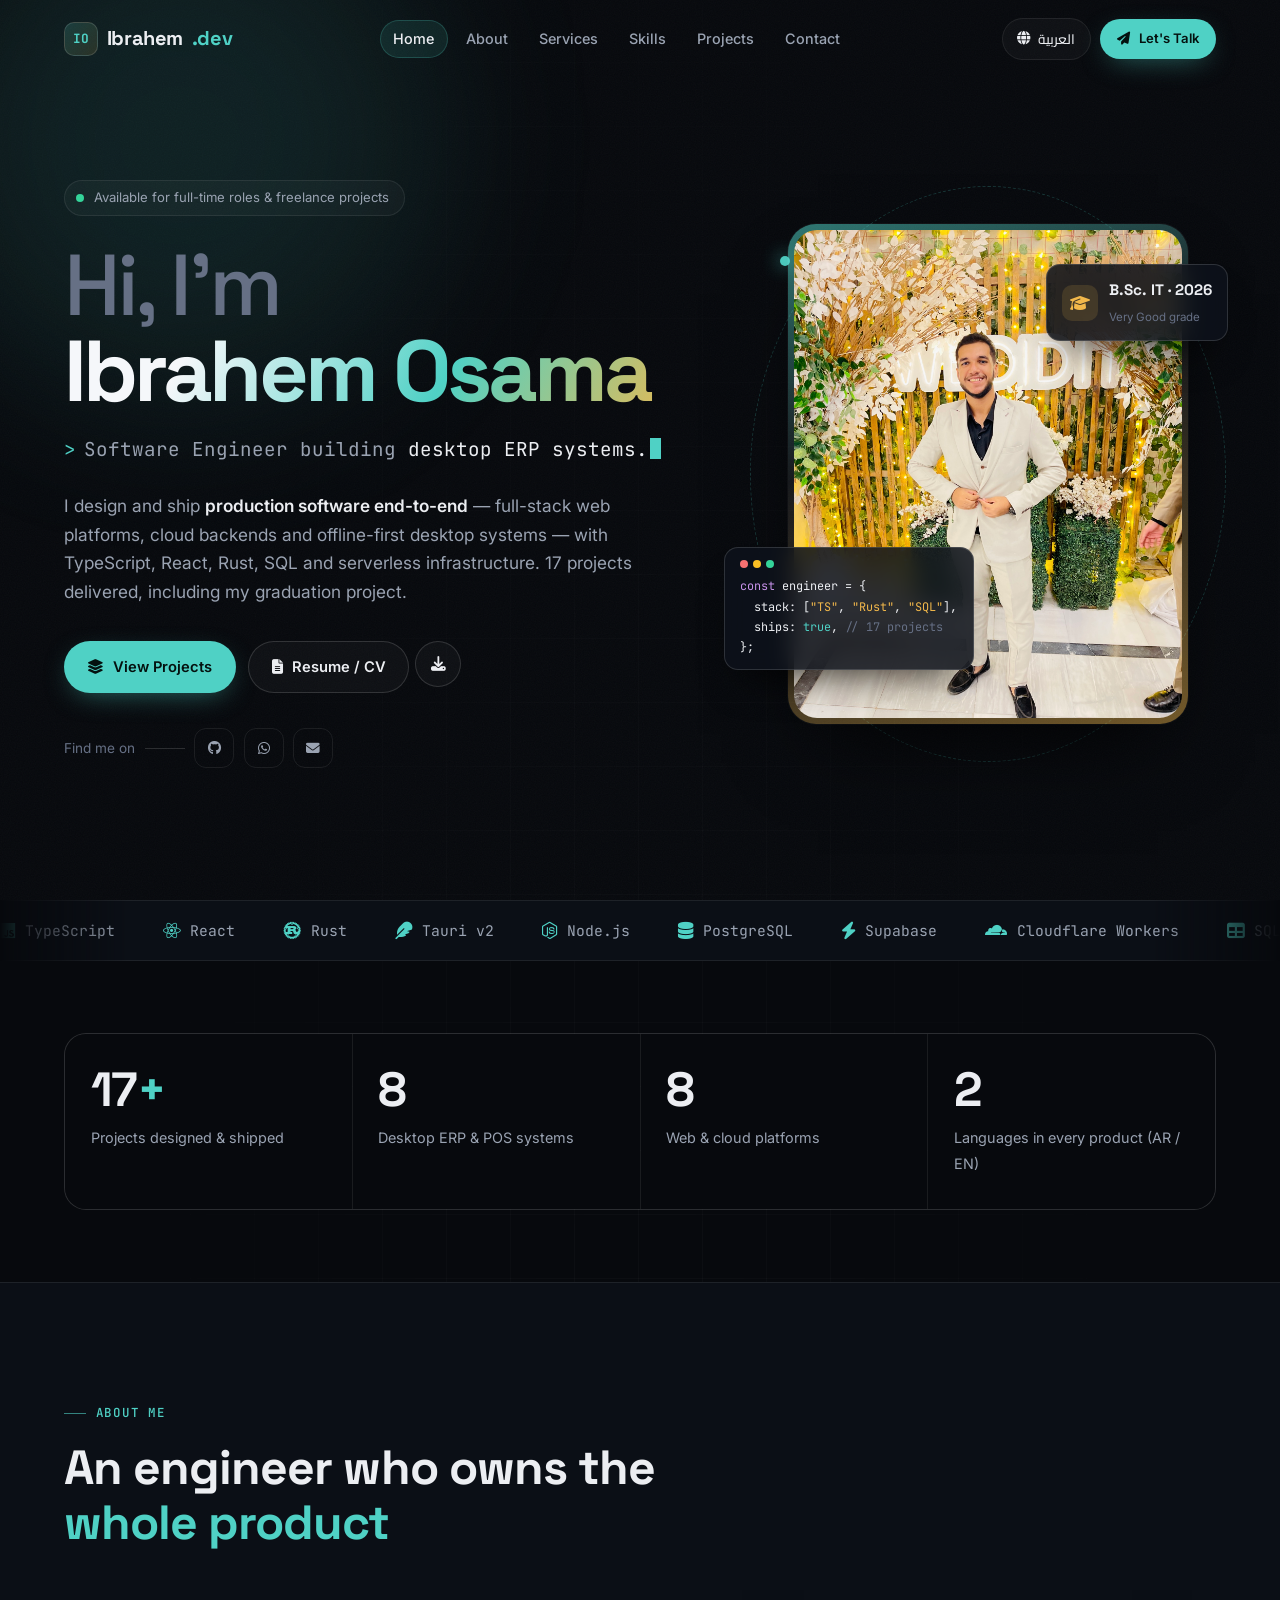
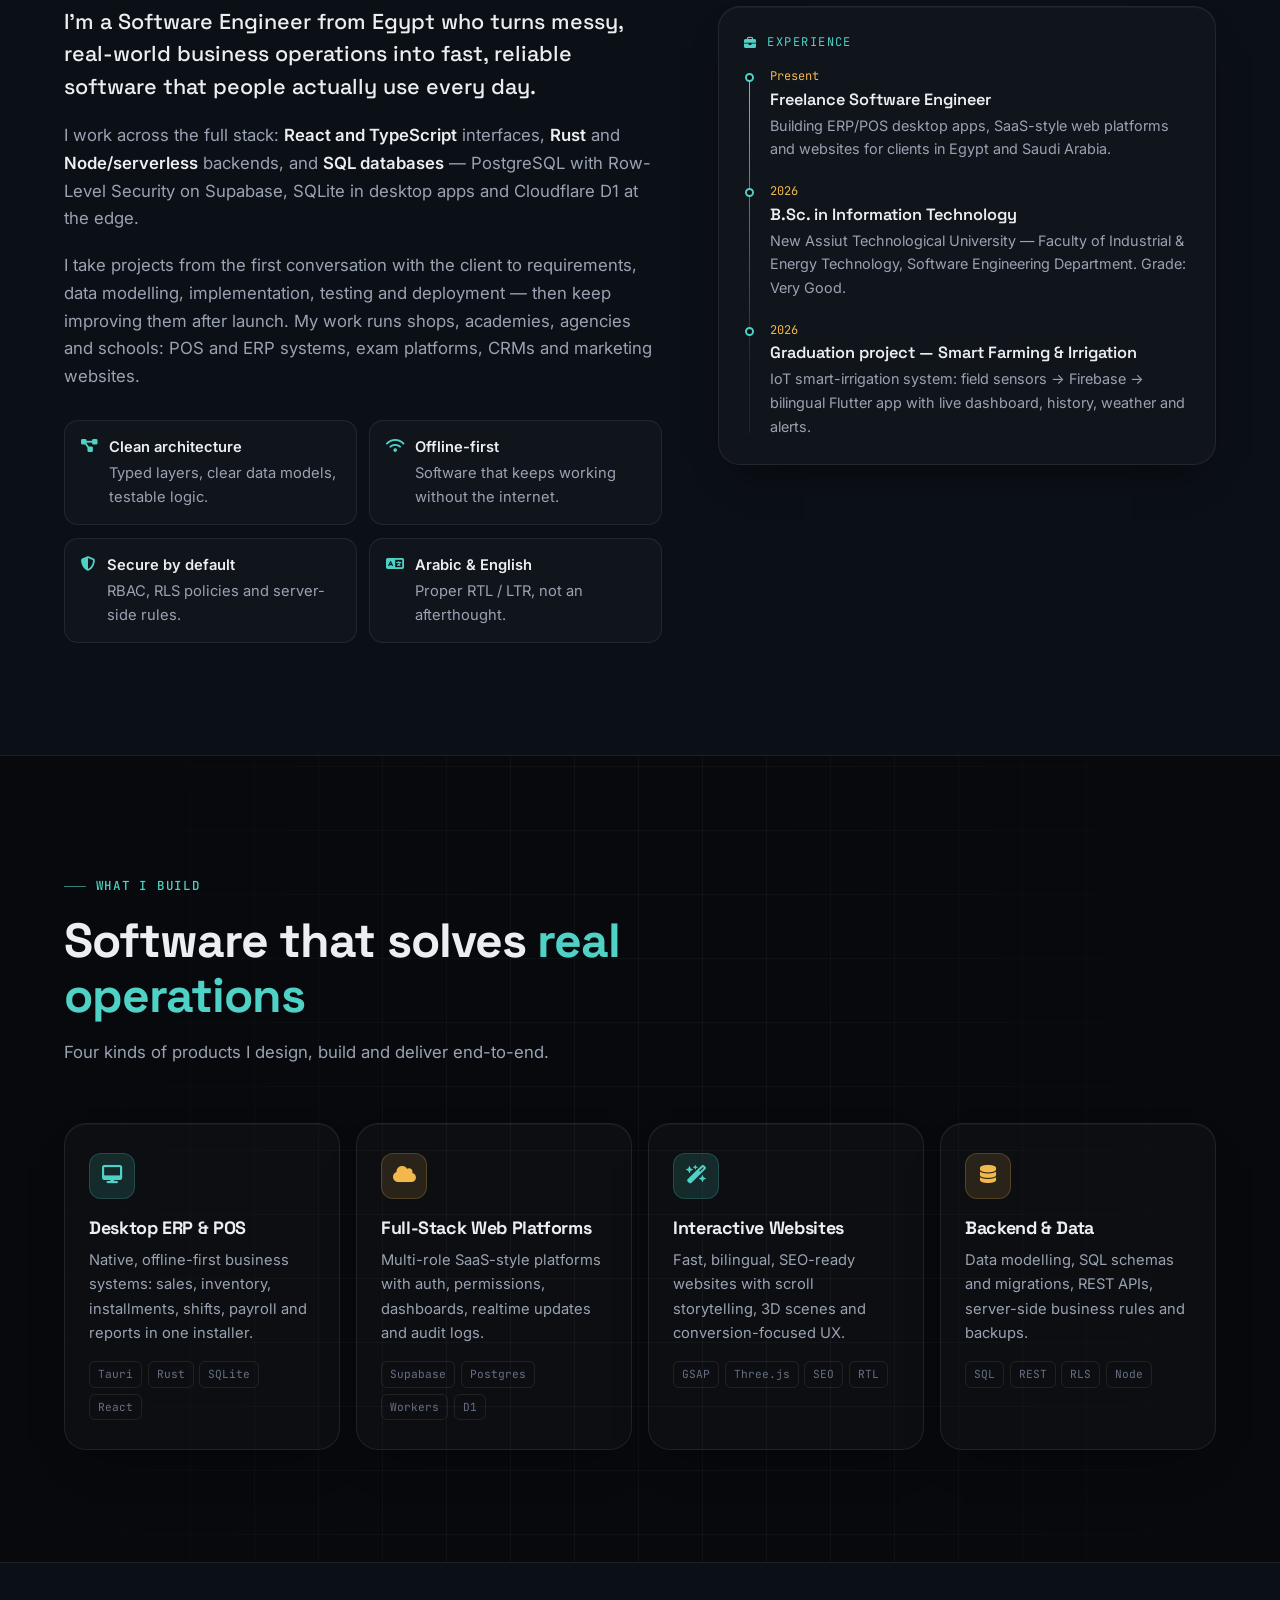
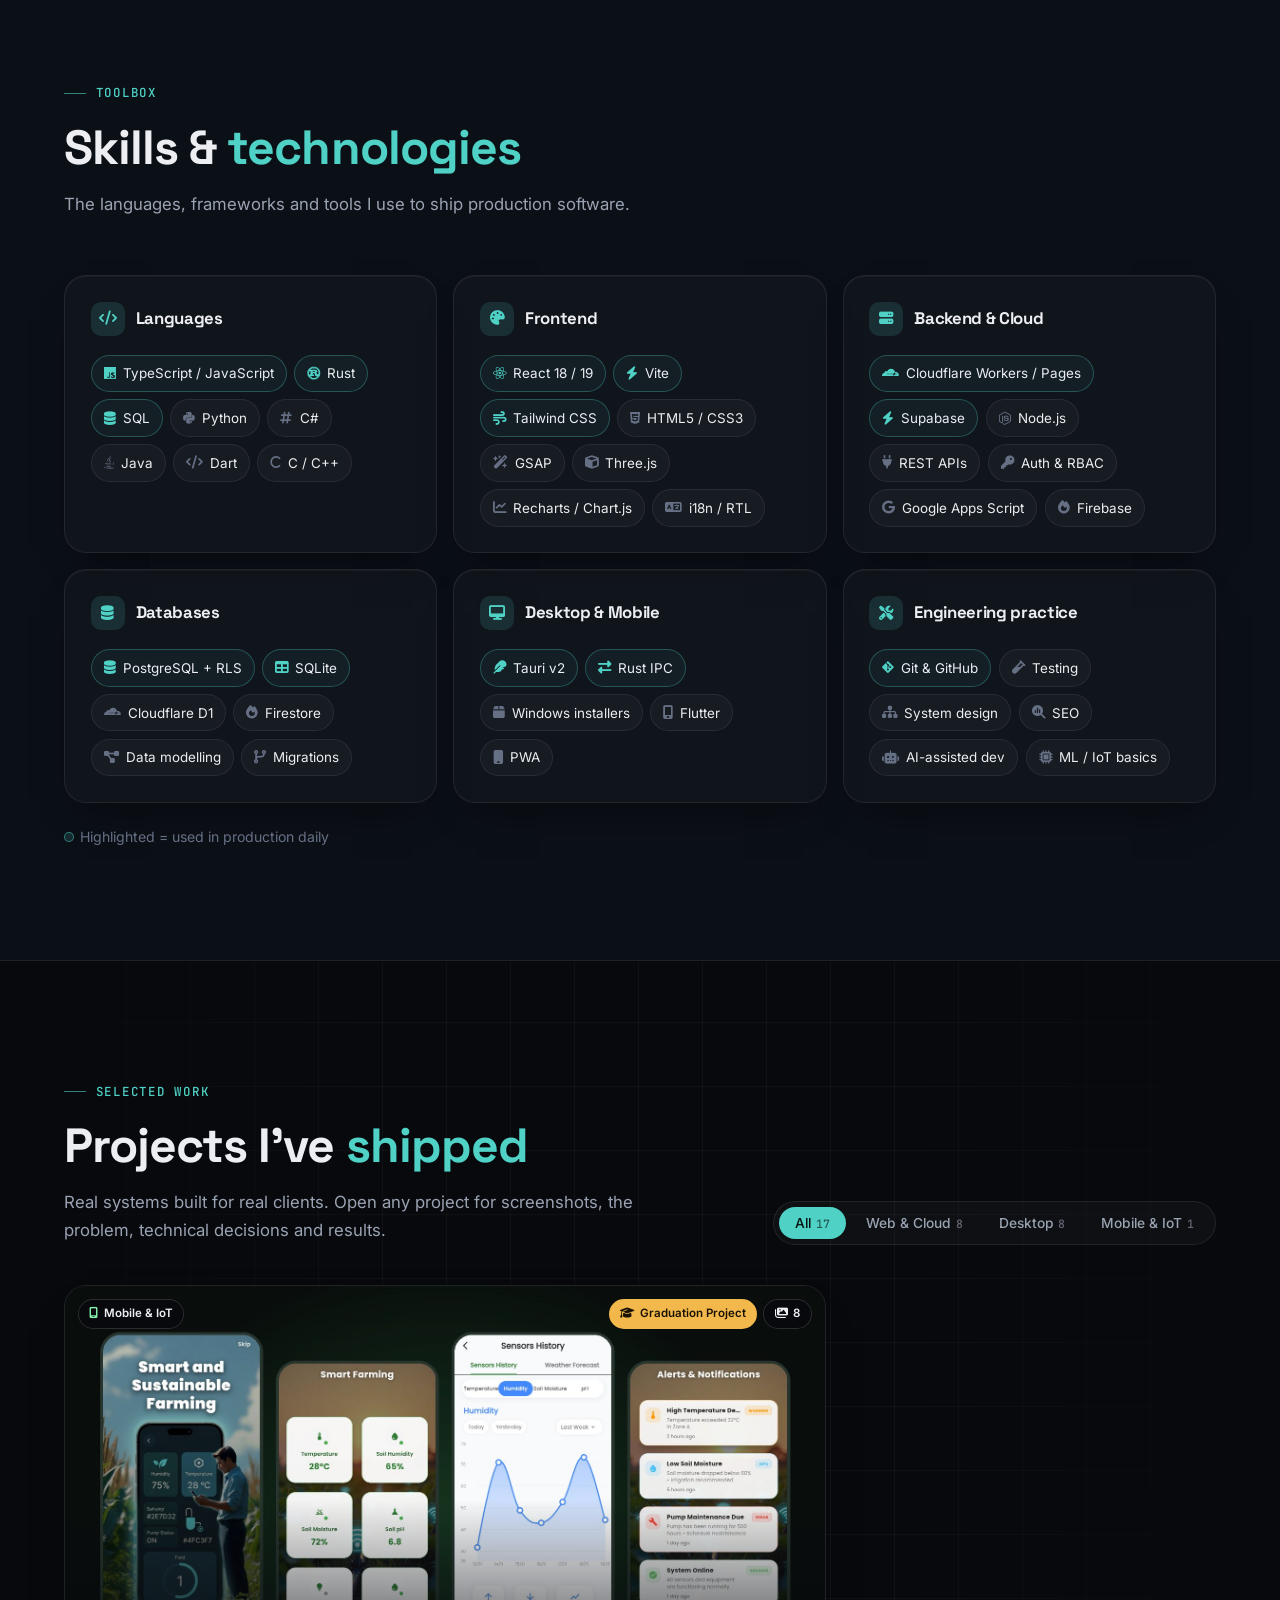
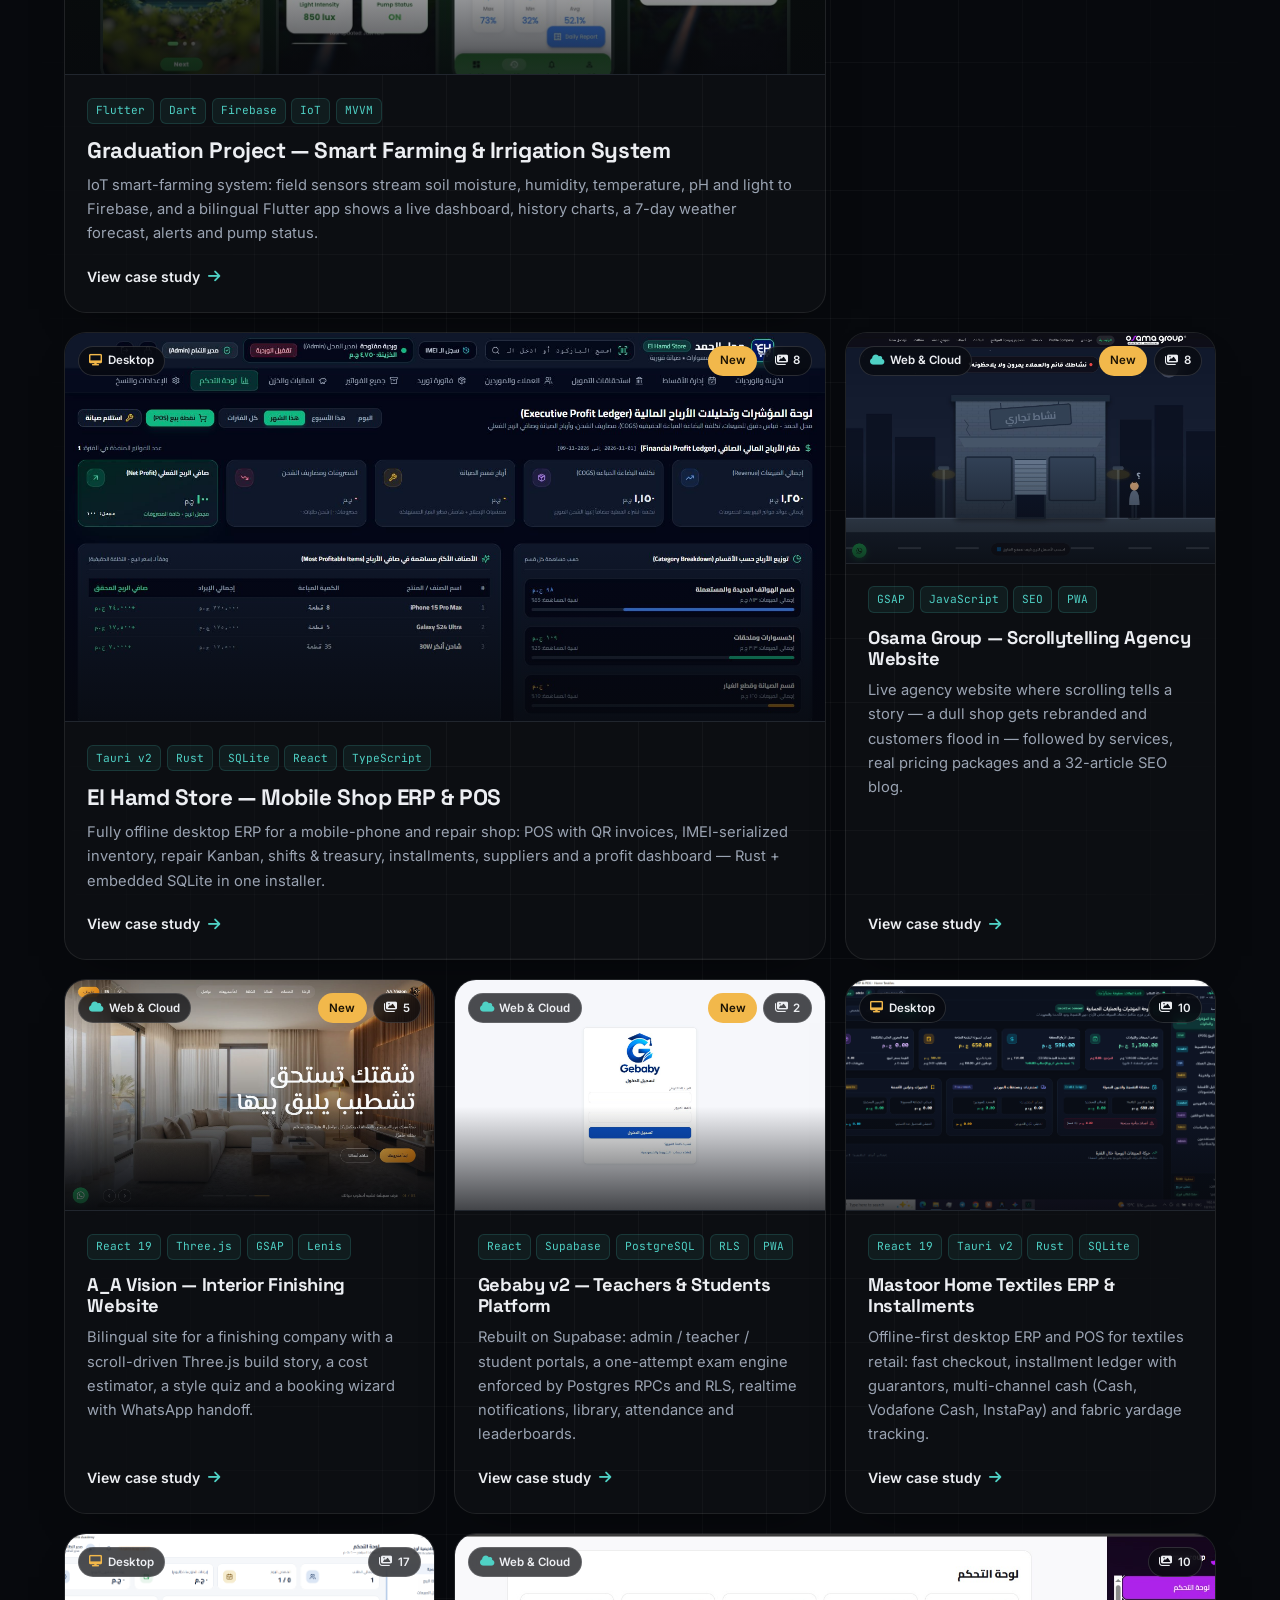
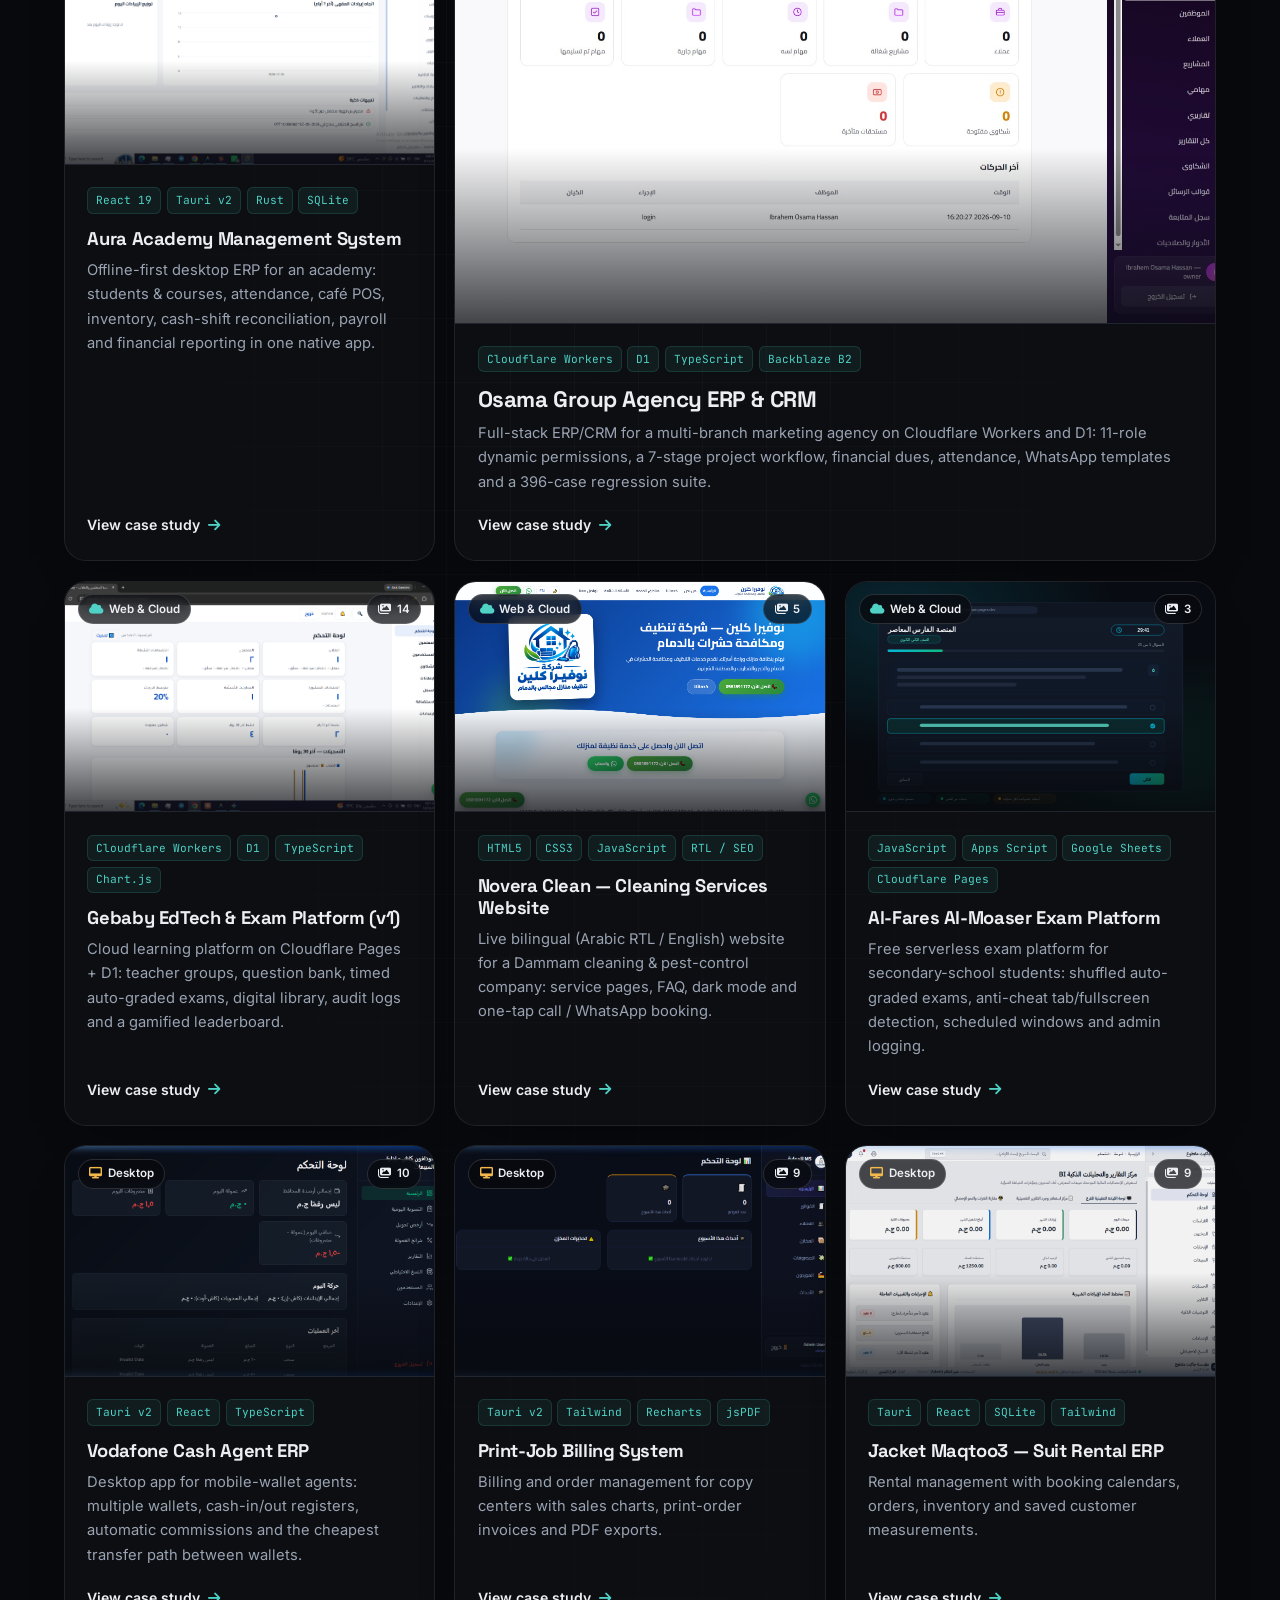
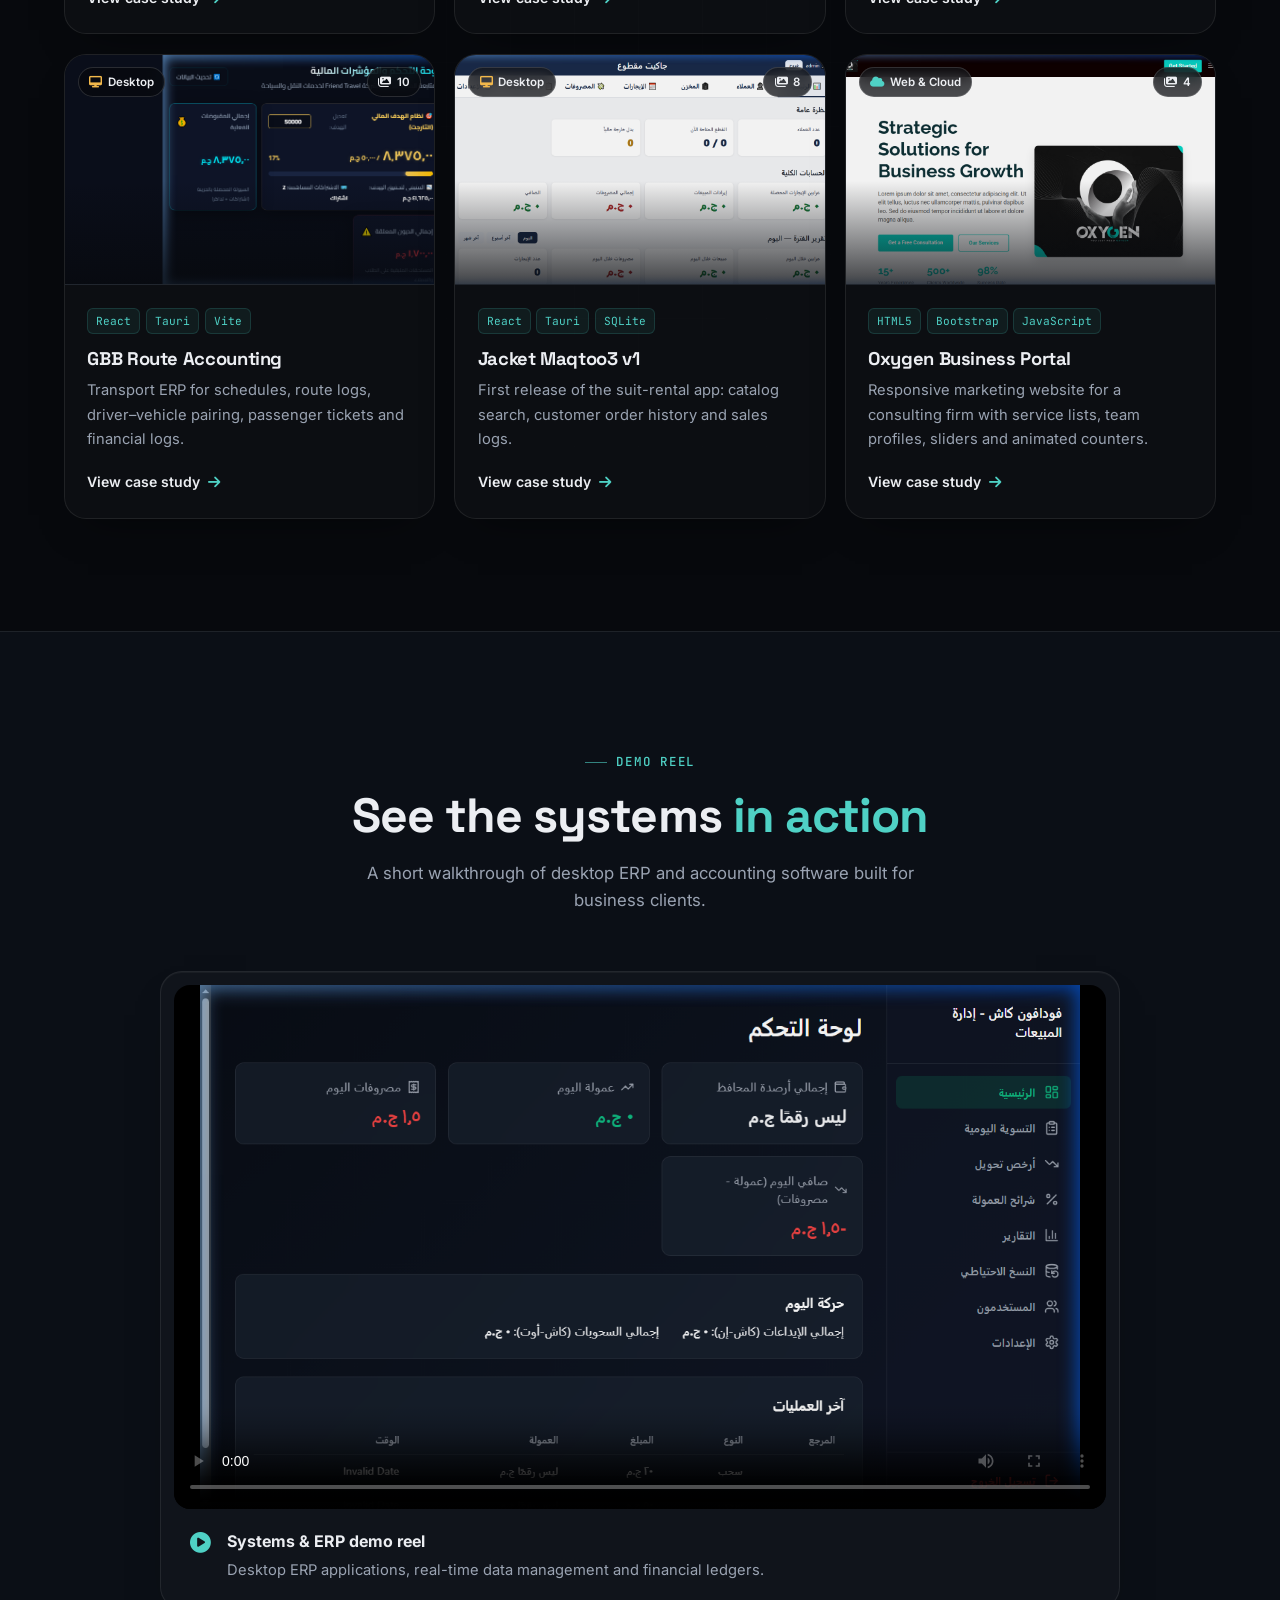
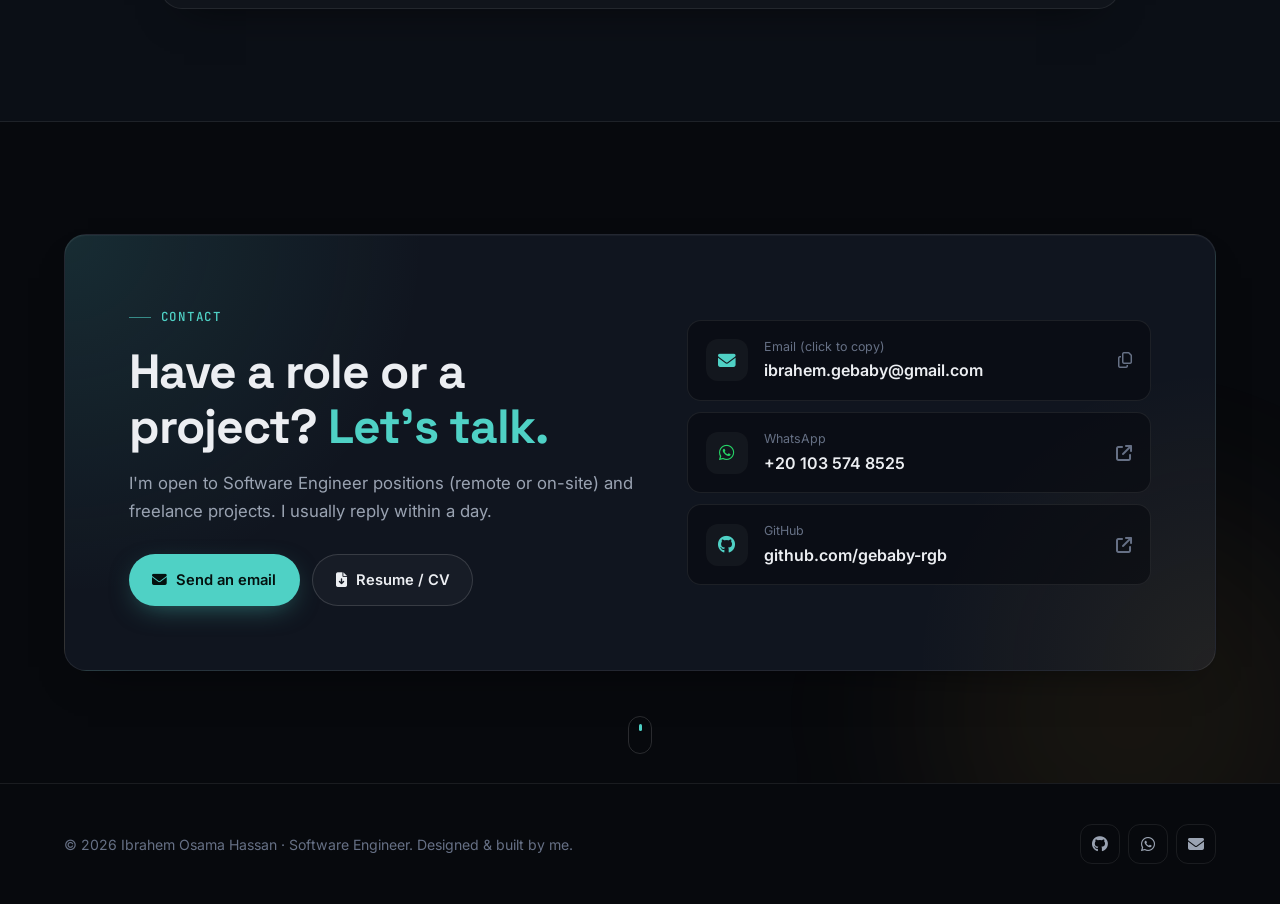
<file: index.html>
<!DOCTYPE html>
<html lang="en" class="no-js">
<head>
  <meta charset="UTF-8">
  <meta name="viewport" content="width=device-width, initial-scale=1.0">
  <title>Ibrahem Osama Hassan | Software Engineer</title>
  <meta name="description" content="Ibrahem Osama Hassan — Software Engineer building full-stack web platforms, cloud systems and offline-first desktop ERPs with TypeScript, React, Rust, Tauri, SQL and Cloudflare / Supabase.">
  <meta name="keywords" content="Ibrahem Osama Hassan, Software Engineer, Full-Stack Developer, React, TypeScript, Rust, Tauri, SQLite, PostgreSQL, Supabase, Cloudflare Workers, Portfolio, Egypt">
  <meta name="author" content="Ibrahem Osama Hassan">
  <meta name="theme-color" content="#07090D">
  <meta property="og:title" content="Ibrahem Osama Hassan | Software Engineer">
  <meta property="og:description" content="Full-stack web platforms, cloud systems and offline-first desktop software — 16 shipped projects.">
  <meta property="og:image" content="assets/images/profile.jpg">
  <meta property="og:type" content="website">

  <link rel="icon" type="image/png" href="assets/images/profile.jpg">
  <link rel="stylesheet" href="https://cdnjs.cloudflare.com/ajax/libs/font-awesome/6.4.0/css/all.min.css">
  <link rel="stylesheet" href="css/style.css">
  <script>document.documentElement.classList.remove('no-js');</script>
</head>
<body>
  <div class="scroll-progress" aria-hidden="true"></div>

  <!-- Header -->
  <header>
    <div class="container navbar">
      <a href="#home" class="logo" dir="ltr" aria-label="Ibrahem Osama — home">
        <span class="logo-mark">IO</span> Ibrahem<span>.dev</span>
      </a>

      <nav class="nav-links" aria-label="Main">
        <a href="#home" class="active" data-i18n="nav_home">Home</a>
        <a href="#about" data-i18n="nav_about">About</a>
        <a href="#services" data-i18n="nav_services">Services</a>
        <a href="#skills" data-i18n="nav_skills">Skills</a>
        <a href="#projects" data-i18n="nav_projects">Projects</a>
        <a href="#contact" data-i18n="nav_contact">Contact</a>
      </nav>

      <div class="nav-actions">
        <button class="lang-switcher" aria-label="Change language">
          <i class="fa-solid fa-globe"></i> <span>العربية</span>
        </button>
        <a href="#contact" class="btn btn-primary btn-sm btn-talk"><i class="fa-solid fa-paper-plane"></i> <span data-i18n="nav_talk">Let's Talk</span></a>
        <button class="mobile-toggle" aria-label="Toggle navigation menu" aria-expanded="false">
          <span></span><span></span><span></span>
        </button>
      </div>
    </div>
  </header>

  <main>
  <!-- Hero -->
  <section id="home" class="hero">
    <div class="hero-bg" aria-hidden="true">
      <div class="hero-grid"></div>
      <div class="hero-glow g1"></div>
      <div class="hero-glow g2"></div>
    </div>

    <div class="container hero-wrapper">
      <div class="hero-content">
        <div class="status-pill reveal"><span class="status-dot"></span> <span data-i18n="hero_status">Available for full-time roles & freelance projects</span></div>

        <h1 class="hero-title reveal" style="--d:.08s">
          <span class="line muted" data-i18n="hero_hi">Hi, I'm</span>
          <span class="line hero-name" data-i18n="hero_name">Ibrahem Osama</span>
        </h1>

        <p class="hero-role reveal" style="--d:.16s" aria-live="polite">
          <span class="prompt">&gt;</span><span data-i18n="hero_role_prefix">Software Engineer building</span> <span class="typed"></span><span class="caret" aria-hidden="true"></span>
        </p>

        <p class="hero-description reveal" style="--d:.24s" data-i18n="hero_desc">
          I design and ship <strong>production software end-to-end</strong> — full-stack web platforms, cloud backends and offline-first desktop systems — with TypeScript, React, Rust, SQL and serverless infrastructure. 17 projects delivered, including my graduation project.
        </p>

        <div class="hero-actions reveal" style="--d:.32s">
          <a href="#projects" class="btn btn-primary"><i class="fa-solid fa-layer-group"></i> <span data-i18n="hero_btn_projects">View Projects</span></a>
          <div class="cv-btn-group">
            <a href="assets/cv/Ibrahem_Osama_Hassan_CV.pdf" target="_blank" rel="noopener" class="btn btn-outline"><i class="fa-solid fa-file-lines"></i> <span data-i18n="hero_btn_cv">Resume / CV</span></a>
            <a href="assets/cv/Ibrahem_Osama_Hassan_CV.pdf" download class="btn btn-outline btn-icon" id="cv-download-btn" title="Download CV (PDF)" aria-label="Download CV (PDF)"><i class="fa-solid fa-download"></i></a>
          </div>
        </div>

        <div class="hero-socials reveal" style="--d:.4s">
          <span data-i18n="hero_find">Find me on</span><span class="line-sep"></span>
          <a href="https://github.com/gebaby-rgb" target="_blank" rel="noopener" class="social-link" aria-label="GitHub"><i class="fa-brands fa-github"></i></a>
          <a href="https://wa.me/201035748525" target="_blank" rel="noopener" class="social-link" aria-label="WhatsApp"><i class="fa-brands fa-whatsapp"></i></a>
          <a href="mailto:ibrahem.gebaby@gmail.com" class="social-link" aria-label="Email"><i class="fa-solid fa-envelope"></i></a>
        </div>
      </div>

      <div class="hero-visual reveal" style="--d:.2s">
        <div class="orbit" aria-hidden="true"></div>
        <div class="profile-frame">
          <img src="assets/images/profile.jpg" alt="Ibrahem Osama Hassan" class="profile-img" width="400" height="500">
        </div>
        <div class="float-card code-card" aria-hidden="true">
          <div class="dots"><i></i><i></i><i></i></div>
          <div><span class="tok-k">const</span> engineer = {</div>
          <div>&nbsp;&nbsp;stack: [<span class="tok-s">"TS"</span>, <span class="tok-s">"Rust"</span>, <span class="tok-s">"SQL"</span>],</div>
          <div>&nbsp;&nbsp;ships: <span class="tok-f">true</span>, <span class="tok-c">// 17 projects</span></div>
          <div>};</div>
        </div>
        <div class="float-card badge-card" aria-hidden="true">
          <div class="ic"><i class="fa-solid fa-graduation-cap"></i></div>
          <div><strong data-i18n="hero_badge_t">B.Sc. IT · 2026</strong><small data-i18n="hero_badge_s">Very Good grade</small></div>
        </div>
      </div>
    </div>
    <a href="#about" class="scroll-cue" aria-label="Scroll down"></a>
  </section>

  <!-- Tech marquee -->
  <div class="marquee" aria-label="Technologies">
    <div class="marquee-track">
      <span class="marquee-item"><i class="fa-brands fa-js"></i> TypeScript</span>
      <span class="marquee-item"><i class="fa-brands fa-react"></i> React</span>
      <span class="marquee-item"><i class="fa-brands fa-rust"></i> Rust</span>
      <span class="marquee-item"><i class="fa-solid fa-feather"></i> Tauri v2</span>
      <span class="marquee-item"><i class="fa-brands fa-node-js"></i> Node.js</span>
      <span class="marquee-item"><i class="fa-solid fa-database"></i> PostgreSQL</span>
      <span class="marquee-item"><i class="fa-solid fa-bolt"></i> Supabase</span>
      <span class="marquee-item"><i class="fa-brands fa-cloudflare"></i> Cloudflare Workers</span>
      <span class="marquee-item"><i class="fa-solid fa-table"></i> SQLite / D1</span>
      <span class="marquee-item"><i class="fa-brands fa-python"></i> Python</span>
      <span class="marquee-item"><i class="fa-solid fa-hashtag"></i> C#</span>
      <span class="marquee-item"><i class="fa-solid fa-wind"></i> Tailwind CSS</span>
      <span class="marquee-item"><i class="fa-solid fa-cube"></i> Three.js</span>
      <span class="marquee-item"><i class="fa-solid fa-wand-magic-sparkles"></i> GSAP</span>
      <span class="marquee-item"><i class="fa-brands fa-git-alt"></i> Git</span>
    </div>
  </div>

  <!-- Stats -->
  <section class="section" style="padding: 4.5rem 0;">
    <div class="container">
      <div class="stats-grid reveal">
        <div class="stat-item"><span class="stat-number"><span data-count="17">0</span><span class="plus">+</span></span><span class="stat-label" data-i18n="stat_projects">Projects designed &amp; shipped</span></div>
        <div class="stat-item"><span class="stat-number"><span data-count="8">0</span></span><span class="stat-label" data-i18n="stat_desktop">Desktop ERP & POS systems</span></div>
        <div class="stat-item"><span class="stat-number"><span data-count="8">0</span></span><span class="stat-label" data-i18n="stat_web">Web & cloud platforms</span></div>
        <div class="stat-item"><span class="stat-number"><span data-count="2">0</span></span><span class="stat-label" data-i18n="stat_langs">Languages in every product (AR / EN)</span></div>
      </div>
    </div>
  </section>

  <!-- About -->
  <section id="about" class="section section-alt">
    <div class="container">
      <div class="section-header reveal">
        <span class="eyebrow" data-i18n="about_eyebrow">About me</span>
        <h2 class="section-title" data-i18n="about_title">An engineer who owns the <em>whole product</em></h2>
      </div>

      <div class="about-grid">
        <div class="about-details reveal">
          <p class="about-lead" data-i18n="about_lead">I'm a Software Engineer from Egypt who turns messy, real-world business operations into fast, reliable software that people actually use every day.</p>
          <p data-i18n="about_p1">I work across the full stack: <strong>React and TypeScript</strong> interfaces, <strong>Rust</strong> and <strong>Node/serverless</strong> backends, and <strong>SQL databases</strong> — PostgreSQL with Row-Level Security on Supabase, SQLite in desktop apps and Cloudflare D1 at the edge.</p>
          <p data-i18n="about_p2">I take projects from the first conversation with the client to requirements, data modelling, implementation, testing and deployment — then keep improving them after launch. My work runs shops, academies, agencies and schools: POS and ERP systems, exam platforms, CRMs and marketing websites.</p>

          <div class="about-principles">
            <div class="principle"><i class="fa-solid fa-diagram-project"></i><div><b data-i18n="pr1_t">Clean architecture</b><span data-i18n="pr1_d">Typed layers, clear data models, testable logic.</span></div></div>
            <div class="principle"><i class="fa-solid fa-wifi"></i><div><b data-i18n="pr2_t">Offline-first</b><span data-i18n="pr2_d">Software that keeps working without the internet.</span></div></div>
            <div class="principle"><i class="fa-solid fa-shield-halved"></i><div><b data-i18n="pr3_t">Secure by default</b><span data-i18n="pr3_d">RBAC, RLS policies and server-side rules.</span></div></div>
            <div class="principle"><i class="fa-solid fa-language"></i><div><b data-i18n="pr4_t">Arabic & English</b><span data-i18n="pr4_d">Proper RTL / LTR, not an afterthought.</span></div></div>
          </div>
        </div>

        <div class="about-info-cards">
          <div class="info-card glass-card reveal" style="--d:.1s">
            <div class="info-card-header"><i class="fa-solid fa-briefcase"></i> <span data-i18n="exp_title">Experience</span></div>
            <div class="timeline">
              <div class="tl-item">
                <div class="tl-date" data-i18n="exp1_date">Present</div>
                <div class="tl-title" data-i18n="exp1_t">Freelance Software Engineer</div>
                <div class="tl-desc" data-i18n="exp1_d">Building ERP/POS desktop apps, SaaS-style web platforms and websites for clients in Egypt and Saudi Arabia.</div>
              </div>
              <div class="tl-item">
                <div class="tl-date">2026</div>
                <div class="tl-title" data-i18n="exp2_t">B.Sc. in Information Technology</div>
                <div class="tl-desc" data-i18n="exp2_d">New Assiut Technological University — Faculty of Industrial & Energy Technology, Software Engineering Department. Grade: Very Good.</div>
              </div>
              <div class="tl-item">
                <div class="tl-date" data-i18n="exp3_date">2026</div>
                <div class="tl-title" data-i18n="exp3_t">Graduation project — Smart Farming & Irrigation</div>
                <div class="tl-desc" data-i18n="exp3_d">IoT smart-irrigation system: field sensors → Firebase → bilingual Flutter app with live dashboard, history, weather and alerts.</div>
              </div>
            </div>
          </div>
          </div>
      </div>
    </div>
  </section>

  <!-- Services -->
  <section id="services" class="section">
    <div class="container">
      <div class="section-header reveal">
        <span class="eyebrow" data-i18n="svc_eyebrow">What I build</span>
        <h2 class="section-title" data-i18n="svc_title">Software that solves <em>real operations</em></h2>
        <p class="section-subtitle" data-i18n="svc_subtitle">Four kinds of products I design, build and deliver end-to-end.</p>
      </div>

      <div class="services-grid">
        <div class="service-card glass-card spotlight reveal">
          <div class="service-icon"><i class="fa-solid fa-desktop"></i></div>
          <h3 data-i18n="svc1_t">Desktop ERP & POS</h3>
          <p data-i18n="svc1_d">Native, offline-first business systems: sales, inventory, installments, shifts, payroll and reports in one installer.</p>
          <div class="mini-tags"><span>Tauri</span><span>Rust</span><span>SQLite</span><span>React</span></div>
        </div>
        <div class="service-card glass-card spotlight reveal" style="--d:.08s">
          <div class="service-icon"><i class="fa-solid fa-cloud"></i></div>
          <h3 data-i18n="svc2_t">Full-Stack Web Platforms</h3>
          <p data-i18n="svc2_d">Multi-role SaaS-style platforms with auth, permissions, dashboards, realtime updates and audit logs.</p>
          <div class="mini-tags"><span>Supabase</span><span>Postgres</span><span>Workers</span><span>D1</span></div>
        </div>
        <div class="service-card glass-card spotlight reveal" style="--d:.16s">
          <div class="service-icon"><i class="fa-solid fa-wand-magic-sparkles"></i></div>
          <h3 data-i18n="svc3_t">Interactive Websites</h3>
          <p data-i18n="svc3_d">Fast, bilingual, SEO-ready websites with scroll storytelling, 3D scenes and conversion-focused UX.</p>
          <div class="mini-tags"><span>GSAP</span><span>Three.js</span><span>SEO</span><span>RTL</span></div>
        </div>
        <div class="service-card glass-card spotlight reveal" style="--d:.24s">
          <div class="service-icon"><i class="fa-solid fa-database"></i></div>
          <h3 data-i18n="svc4_t">Backend & Data</h3>
          <p data-i18n="svc4_d">Data modelling, SQL schemas and migrations, REST APIs, server-side business rules and backups.</p>
          <div class="mini-tags"><span>SQL</span><span>REST</span><span>RLS</span><span>Node</span></div>
        </div>
      </div>
    </div>
  </section>

  <!-- Skills -->
  <section id="skills" class="section section-alt">
    <div class="container">
      <div class="section-header reveal">
        <span class="eyebrow" data-i18n="skills_eyebrow">Toolbox</span>
        <h2 class="section-title" data-i18n="skills_title">Skills & <em>technologies</em></h2>
        <p class="section-subtitle" data-i18n="skills_subtitle">The languages, frameworks and tools I use to ship production software.</p>
      </div>

      <div class="skills-grid">
        <div class="skill-category glass-card reveal">
          <h3 class="skill-category-title"><i class="fa-solid fa-code"></i> <span data-i18n="sk_lang">Languages</span></h3>
          <div class="chips">
            <span class="chip core"><i class="fa-brands fa-js"></i> TypeScript / JavaScript</span>
            <span class="chip core"><i class="fa-brands fa-rust"></i> Rust</span>
            <span class="chip core"><i class="fa-solid fa-database"></i> SQL</span>
            <span class="chip"><i class="fa-brands fa-python"></i> Python</span>
            <span class="chip"><i class="fa-solid fa-hashtag"></i> C#</span>
            <span class="chip"><i class="fa-brands fa-java"></i> Java</span>
            <span class="chip"><i class="fa-solid fa-code"></i> Dart</span>
            <span class="chip"><i class="fa-solid fa-c"></i> C / C++</span>
          </div>
        </div>
        <div class="skill-category glass-card reveal" style="--d:.08s">
          <h3 class="skill-category-title"><i class="fa-solid fa-palette"></i> <span data-i18n="sk_front">Frontend</span></h3>
          <div class="chips">
            <span class="chip core"><i class="fa-brands fa-react"></i> React 18 / 19</span>
            <span class="chip core"><i class="fa-solid fa-bolt"></i> Vite</span>
            <span class="chip core"><i class="fa-solid fa-wind"></i> Tailwind CSS</span>
            <span class="chip"><i class="fa-brands fa-html5"></i> HTML5 / CSS3</span>
            <span class="chip"><i class="fa-solid fa-wand-magic-sparkles"></i> GSAP</span>
            <span class="chip"><i class="fa-solid fa-cube"></i> Three.js</span>
            <span class="chip"><i class="fa-solid fa-chart-line"></i> Recharts / Chart.js</span>
            <span class="chip"><i class="fa-solid fa-language"></i> i18n / RTL</span>
          </div>
        </div>
        <div class="skill-category glass-card reveal" style="--d:.16s">
          <h3 class="skill-category-title"><i class="fa-solid fa-server"></i> <span data-i18n="sk_back">Backend & Cloud</span></h3>
          <div class="chips">
            <span class="chip core"><i class="fa-brands fa-cloudflare"></i> Cloudflare Workers / Pages</span>
            <span class="chip core"><i class="fa-solid fa-bolt"></i> Supabase</span>
            <span class="chip"><i class="fa-brands fa-node-js"></i> Node.js</span>
            <span class="chip"><i class="fa-solid fa-plug"></i> REST APIs</span>
            <span class="chip"><i class="fa-solid fa-key"></i> Auth & RBAC</span>
            <span class="chip"><i class="fa-brands fa-google"></i> Google Apps Script</span>
            <span class="chip"><i class="fa-solid fa-fire"></i> Firebase</span>
          </div>
        </div>
        <div class="skill-category glass-card reveal">
          <h3 class="skill-category-title"><i class="fa-solid fa-database"></i> <span data-i18n="sk_db">Databases</span></h3>
          <div class="chips">
            <span class="chip core"><i class="fa-solid fa-database"></i> PostgreSQL + RLS</span>
            <span class="chip core"><i class="fa-solid fa-table"></i> SQLite</span>
            <span class="chip"><i class="fa-brands fa-cloudflare"></i> Cloudflare D1</span>
            <span class="chip"><i class="fa-solid fa-fire"></i> Firestore</span>
            <span class="chip"><i class="fa-solid fa-diagram-project"></i> Data modelling</span>
            <span class="chip"><i class="fa-solid fa-code-branch"></i> Migrations</span>
          </div>
        </div>
        <div class="skill-category glass-card reveal" style="--d:.08s">
          <h3 class="skill-category-title"><i class="fa-solid fa-desktop"></i> <span data-i18n="sk_desk">Desktop & Mobile</span></h3>
          <div class="chips">
            <span class="chip core"><i class="fa-solid fa-feather"></i> Tauri v2</span>
            <span class="chip core"><i class="fa-solid fa-right-left"></i> Rust IPC</span>
            <span class="chip"><i class="fa-solid fa-box"></i> Windows installers</span>
            <span class="chip"><i class="fa-solid fa-mobile-screen"></i> Flutter</span>
            <span class="chip"><i class="fa-solid fa-mobile"></i> PWA</span>
          </div>
        </div>
        <div class="skill-category glass-card reveal" style="--d:.16s">
          <h3 class="skill-category-title"><i class="fa-solid fa-screwdriver-wrench"></i> <span data-i18n="sk_tools">Engineering practice</span></h3>
          <div class="chips">
            <span class="chip core"><i class="fa-brands fa-git-alt"></i> Git & GitHub</span>
            <span class="chip"><i class="fa-solid fa-vial"></i> Testing</span>
            <span class="chip"><i class="fa-solid fa-sitemap"></i> System design</span>
            <span class="chip"><i class="fa-solid fa-magnifying-glass-chart"></i> SEO</span>
            <span class="chip"><i class="fa-solid fa-robot"></i> AI-assisted dev</span>
            <span class="chip"><i class="fa-solid fa-microchip"></i> ML / IoT basics</span>
          </div>
        </div>
      </div>
      <div class="skills-note reveal"><span class="skills-legend" data-i18n="skills_legend">Highlighted = used in production daily</span></div>
    </div>
  </section>

  <!-- Projects -->
  <section id="projects" class="section">
    <div class="container">
      <div class="projects-head">
        <div class="section-header reveal">
          <span class="eyebrow" data-i18n="projects_eyebrow">Selected work</span>
          <h2 class="section-title" data-i18n="projects_title">Projects I've <em>shipped</em></h2>
          <p class="section-subtitle" data-i18n="projects_subtitle">Real systems built for real clients. Open any project for screenshots, the problem, technical decisions and results.</p>
        </div>
        <div class="filter-bar reveal" role="tablist">
          <span class="filter-indicator" aria-hidden="true"></span>
          <button class="filter-btn active" data-filter="all" role="tab"><span data-i18n="filter_all">All</span><span class="count" data-count-for="all"></span></button>
          <button class="filter-btn" data-filter="web" role="tab"><span data-i18n="filter_web">Web & Cloud</span><span class="count" data-count-for="web"></span></button>
          <button class="filter-btn" data-filter="desktop" role="tab"><span data-i18n="filter_desktop">Desktop</span><span class="count" data-count-for="desktop"></span></button>
          <button class="filter-btn" data-filter="mobile" role="tab"><span data-i18n="filter_mobile">Mobile & IoT</span><span class="count" data-count-for="mobile"></span></button>
        </div>
      </div>

      <div class="projects-grid" id="projects-grid"></div>
    </div>
  </section>

  <!-- Video -->
  <section id="video-demo" class="section section-alt">
    <div class="container">
      <div class="section-header center reveal">
        <span class="eyebrow" data-i18n="video_eyebrow">Demo reel</span>
        <h2 class="section-title" data-i18n="video_title">See the systems <em>in action</em></h2>
        <p class="section-subtitle" data-i18n="video_subtitle">A short walkthrough of desktop ERP and accounting software built for business clients.</p>
      </div>
      <div class="video-showcase-card glass-card reveal">
        <div class="video-player-wrapper">
          <video controls poster="assets/images/vodafone_cash_preview.png" preload="metadata" playsinline>
            <source src="assets/video/202607251047 (1).mp4" type="video/mp4">
          </video>
        </div>
        <div class="video-card-footer">
          <i class="fa-solid fa-circle-play"></i>
          <div>
            <strong data-i18n="video_badge">Systems & ERP demo reel</strong>
            <p data-i18n="video_info_text">Desktop ERP applications, real-time data management and financial ledgers.</p>
          </div>
        </div>
      </div>
    </div>
  </section>

  <!-- Contact -->
  <section id="contact" class="section">
    <div class="container">
      <div class="contact-panel glass-card reveal">
        <div>
          <span class="eyebrow" data-i18n="contact_eyebrow">Contact</span>
          <h2 class="contact-heading" data-i18n="contact_title">Have a role or a project? <em>Let's talk.</em></h2>
          <p class="contact-text" data-i18n="contact_text">I'm open to Software Engineer positions (remote or on-site) and freelance projects. I usually reply within a day.</p>
          <div class="hero-actions">
            <a href="mailto:ibrahem.gebaby@gmail.com" class="btn btn-primary"><i class="fa-solid fa-envelope"></i> <span data-i18n="contact_btn">Send an email</span></a>
            <a href="assets/cv/Ibrahem_Osama_Hassan_CV.pdf" target="_blank" rel="noopener" class="btn btn-outline"><i class="fa-solid fa-file-arrow-down"></i> <span data-i18n="hero_btn_cv">Resume / CV</span></a>
          </div>
        </div>
        <div class="contact-details">
          <div class="contact-method email" role="button" tabindex="0">
            <div class="contact-method-icon"><i class="fa-solid fa-envelope"></i></div>
            <div><div class="contact-label" data-i18n="contact_lbl_email">Email (click to copy)</div><div class="contact-value">ibrahem.gebaby@gmail.com</div></div>
            <i class="fa-regular fa-copy go"></i>
          </div>
          <a href="https://wa.me/201035748525" target="_blank" rel="noopener" class="contact-method">
            <div class="contact-method-icon" style="color:#25D366"><i class="fa-brands fa-whatsapp"></i></div>
            <div><div class="contact-label" data-i18n="contact_lbl_whatsapp">WhatsApp</div><div class="contact-value">+20 103 574 8525</div></div>
            <i class="fa-solid fa-arrow-up-right-from-square go"></i>
          </a>
          <a href="https://github.com/gebaby-rgb" target="_blank" rel="noopener" class="contact-method">
            <div class="contact-method-icon"><i class="fa-brands fa-github"></i></div>
            <div><div class="contact-label" data-i18n="contact_lbl_github">GitHub</div><div class="contact-value">github.com/gebaby-rgb</div></div>
            <i class="fa-solid fa-arrow-up-right-from-square go"></i>
          </a>
        </div>
      </div>
    </div>
  </section>
  </main>

  <footer>
    <div class="container">
      <p class="footer-copy">&copy; 2026 <span data-i18n="footer_name">Ibrahem Osama Hassan</span> · <span data-i18n="footer_copy">Software Engineer. Designed & built by me.</span></p>
      <div class="footer-socials">
        <a href="https://github.com/gebaby-rgb" target="_blank" rel="noopener" class="social-link" title="GitHub"><i class="fa-brands fa-github"></i></a>
        <a href="https://wa.me/201035748525" target="_blank" rel="noopener" class="social-link" title="WhatsApp"><i class="fa-brands fa-whatsapp"></i></a>
        <a href="mailto:ibrahem.gebaby@gmail.com" class="social-link" title="Email"><i class="fa-solid fa-envelope"></i></a>
      </div>
    </div>
  </footer>

  <div class="toast" role="status" aria-live="polite"></div>

  <script src="js/main.js"></script>
</body>
</html>
</file>
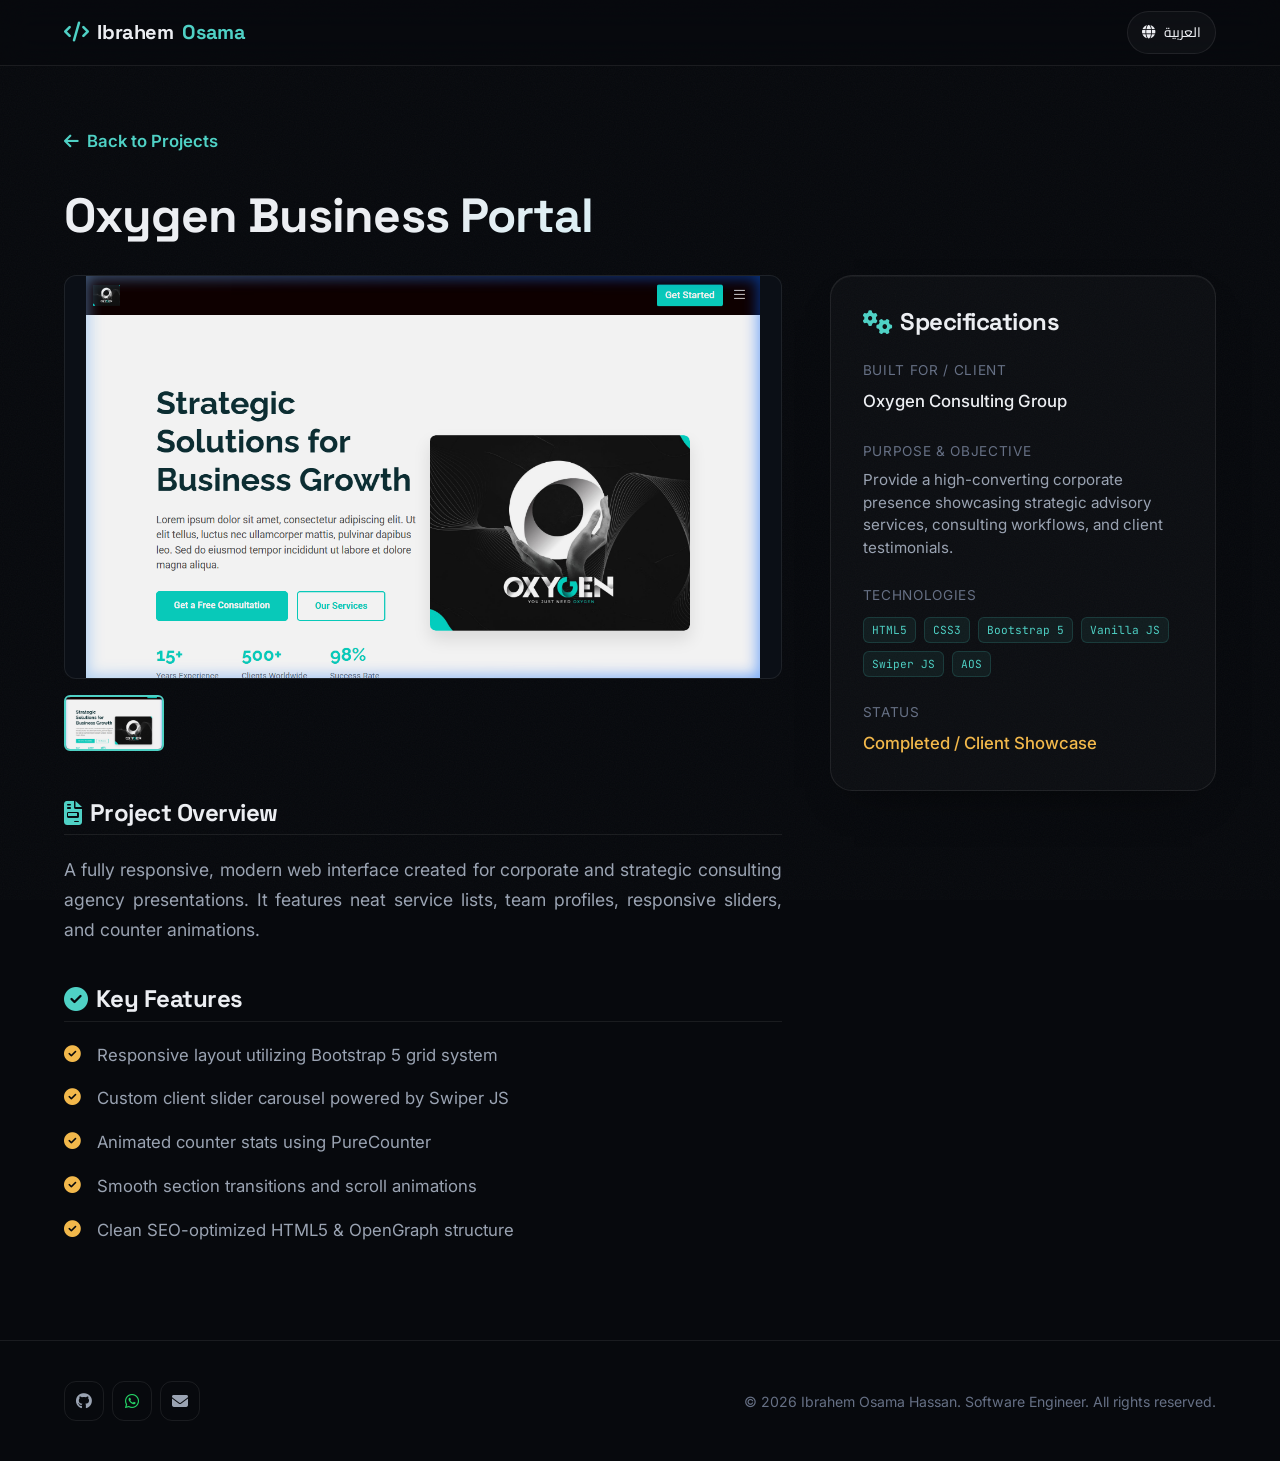
<file: project.html>
<!DOCTYPE html>
<html lang="en">
<head>
  <meta charset="UTF-8">
  <meta name="viewport" content="width=device-width, initial-scale=1.0">
  <title data-i18n="page_title">Project Details | Ibrahem Osama Hassan</title>
  
  <!-- Favicon -->
  <link rel="icon" type="image/png" href="assets/images/profile.jpg">

  <!-- Font Awesome Icons -->
  <link rel="stylesheet" href="https://cdnjs.cloudflare.com/ajax/libs/font-awesome/6.4.0/css/all.min.css">

  <!-- Custom Stylesheet -->
  <link rel="stylesheet" href="css/style.css">
  
  <style>
    /* Custom styles for Project Details Page */
    .project-detail-body {
      padding-top: 8rem;
      padding-bottom: 6rem;
      min-height: 100vh;
    }
    
    .back-btn-wrapper {
      margin-bottom: 2rem;
    }
    
    .back-btn {
      display: inline-flex;
      align-items: center;
      gap: 0.5rem;
      color: var(--accent);
      font-weight: 600;
      transition: var(--transition-fast);
      font-size: 1.05rem;
    }
    
    .back-btn:hover {
      color: var(--text-primary);
      transform: translateX(-5px);
    }
    
    [dir="rtl"] .back-btn:hover {
      transform: translateX(5px);
    }
    
    [dir="rtl"] .back-btn i {
      transform: scaleX(-1);
    }
    
    .project-detail-title {
      font-size: 3rem;
      margin-bottom: 1rem;
      background: linear-gradient(135deg, var(--text-primary) 30%, #a5f3fc 100%);
      -webkit-background-clip: text;
      -webkit-text-fill-color: transparent;
    }
    
    .project-detail-grid {
      display: grid;
      grid-template-columns: minmax(0, 1.3fr) minmax(0, 0.7fr);
      gap: 3rem;
      margin-top: 2rem;
    }
    
    /* Screenshot Gallery & Slider */
    .gallery-container {
      display: flex;
      flex-direction: column;
      gap: 1rem;
    }
    
    .main-image-wrapper {
      position: relative;
      aspect-ratio: 16/9;
      background-color: var(--bg-deep);
      border-radius: 12px;
      overflow: hidden;
      border: 1px solid var(--border);
    }
    
    .main-image {
      width: 100%;
      height: 100%;
      object-fit: contain;
    }
    
    .thumbnails-container {
      display: flex;
      gap: 0.75rem;
      overflow-x: auto;
      padding-bottom: 0.5rem;
    }
    
    .thumbnail-btn {
      width: 100px;
      aspect-ratio: 16/9;
      border-radius: 6px;
      overflow: hidden;
      cursor: pointer;
      border: 2px solid transparent;
      background: var(--bg-deep);
      transition: var(--transition-fast);
      opacity: 0.6;
      flex-shrink: 0;
    }
    
    .thumbnail-btn:hover,
    .thumbnail-btn.active {
      border-color: var(--accent);
      opacity: 1;
    }
    
    .thumbnail-img {
      width: 100%;
      height: 100%;
      object-fit: cover;
    }
    
    /* Project Specs/Details */
    .project-info-section {
      margin-top: 2.5rem;
    }
    
    .info-section-title {
      font-size: 1.5rem;
      margin-bottom: 1.25rem;
      color: var(--text-primary);
      border-bottom: 1px solid var(--border);
      padding-bottom: 0.5rem;
      display: flex;
      align-items: center;
      gap: 0.5rem;
    }
    
    .info-section-title i {
      color: var(--accent);
    }
    
    .project-long-desc {
      color: var(--text-secondary);
      font-size: 1.1rem;
      line-height: 1.7;
      text-align: justify;
      margin-bottom: 2rem;
    }
    
    .features-list {
      display: flex;
      flex-direction: column;
      gap: 1rem;
    }
    
    .feature-item {
      display: flex;
      gap: 1rem;
      align-items: flex-start;
      color: var(--text-secondary);
      font-size: 1.05rem;
    }
    
    .feature-item i {
      color: var(--accent-secondary);
      margin-top: 0.25rem;
    }
    
    /* Sidebar Meta Card */
    .meta-sidebar-card {
      padding: 2rem;
      position: sticky;
      top: 100px;
    }
    
    .meta-list {
      display: flex;
      flex-direction: column;
      gap: 1.5rem;
    }
    
    .meta-item {
      display: flex;
      flex-direction: column;
      gap: 0.4rem;
    }
    
    .meta-label {
      font-size: 0.85rem;
      color: var(--text-muted);
      text-transform: uppercase;
      letter-spacing: 0.05em;
    }
    
    .meta-value {
      font-size: 1.05rem;
      color: var(--text-primary);
      font-weight: 500;
    }
    
    .meta-value-text {
      font-size: 0.95rem;
      line-height: 1.5;
      color: var(--text-secondary);
    }
    
    .meta-tags-wrapper {
      display: flex;
      flex-wrap: wrap;
      gap: 0.5rem;
      margin-top: 0.25rem;
    }
    
    @media (max-width: 992px) {
      .project-detail-grid {
        grid-template-columns: 1fr;
        gap: 3rem;
      }
      .meta-sidebar-card {
        position: relative;
        top: 0;
      }
    }
    
    @media (max-width: 768px) {
      .project-detail-title {
        font-size: 2.25rem;
      }
      .project-detail-body {
        padding-top: 6rem;
      }
    }
  </style>
</head>
<body>

  <!-- Fixed Transparent Header -->
  <header class="scrolled">
    <div class="container navbar">
      <a href="index.html#home" class="logo" dir="ltr">
        <i class="fa-solid fa-code"></i> Ibrahem<span>Osama</span>
      </a>

      <div class="nav-actions">
        <!-- Language Switcher Button -->
        <button class="lang-switcher" aria-label="Change language">
          <i class="fa-solid fa-globe"></i> <span>العربية</span>
        </button>
      </div>
    </div>
  </header>

  <!-- Project Details Content -->
  <main class="project-detail-body">
    <div class="container">
      
      <!-- Back Button -->
      <div class="back-btn-wrapper">
        <a href="index.html#projects" class="back-btn">
          <i class="fa-solid fa-arrow-left"></i> <span data-i18n="back_to_home">Back to Projects</span>
        </a>
      </div>
      
      <!-- Title & Tags -->
      <h1 class="project-detail-title" id="project-title">Project Name</h1>
      
      <!-- Grid Layout -->
      <div class="project-detail-grid">
        
        <!-- Left: Gallery & Descriptions -->
        <div>
          <!-- Carousel Display -->
          <div class="gallery-container">
            <div class="main-image-wrapper">
              <img src="" alt="Project Screenshot" class="main-image" id="main-screenshot">
            </div>
            <div class="thumbnails-container" id="thumbnails-wrapper">
              <!-- Dynamically populated thumbnails -->
            </div>
          </div>
          
          <!-- Detailed Description -->
          <div class="project-info-section">
            <h2 class="info-section-title">
              <i class="fa-solid fa-file-invoice"></i> <span data-i18n="section_description">Project Overview</span>
            </h2>
            <p class="project-long-desc" id="project-description">
              Project description...
            </p>
          </div>
          
          <!-- Key Features -->
          <div class="project-info-section">
            <h2 class="info-section-title">
              <i class="fa-solid fa-circle-check"></i> <span data-i18n="section_features">Key Features</span>
            </h2>
            <div class="features-list" id="project-features">
              <!-- Dynamically populated features -->
            </div>
          </div>
        </div>
        
        <!-- Right: Specs Sidebar Card -->
        <div>
          <div class="glass-card meta-sidebar-card">
            <h3 class="info-section-title" style="border-bottom: none; margin-bottom: 1.5rem; padding-bottom: 0;">
              <i class="fa-solid fa-gears"></i> <span data-i18n="section_specs">Specifications</span>
            </h3>
            
            <div class="meta-list">
              <!-- Built For -->
              <div class="meta-item">
                <span class="meta-label" data-i18n="label_client">Client / Built For</span>
                <span class="meta-value" id="project-client">Client Name</span>
              </div>
              
              <!-- Purpose & Target -->
              <div class="meta-item">
                <span class="meta-label" data-i18n="label_purpose">Purpose & Goal</span>
                <span class="meta-value-text" id="project-purpose">Objective...</span>
              </div>

              <!-- Tech Stack -->
              <div class="meta-item">
                <span class="meta-label" data-i18n="label_tech">Technologies</span>
                <div class="meta-tags-wrapper" id="project-tech">
                  <!-- Dynamically populated tags -->
                </div>
              </div>
              
              <!-- Project Status -->
              <div class="meta-item">
                <span class="meta-label" data-i18n="label_status">Status</span>
                <span class="meta-value" style="color: var(--accent-secondary);" id="project-status">Completed</span>
              </div>
            </div>
          </div>
        </div>
        
      </div>
      
    </div>
  </main>

  <!-- Footer -->
  <footer>
    <div class="container">
      <div class="footer-socials">
        <a href="https://github.com/gebaby-rgb" target="_blank" class="social-link" title="GitHub">
          <i class="fa-brands fa-github"></i>
        </a>
        <a href="https://wa.me/201035748525" target="_blank" class="social-link" title="WhatsApp" style="color: #25D366;">
          <i class="fa-brands fa-whatsapp"></i>
        </a>
        <a href="mailto:ibrahem.gebaby@gmail.com" class="social-link" title="Email">
          <i class="fa-solid fa-envelope"></i>
        </a>
      </div>
      <p class="footer-copy">
        &copy; 2026 Ibrahem Osama Hassan. <span data-i18n="footer_copy">Software Engineer. All rights reserved.</span>
      </p>
    </div>
  </footer>

  <!-- Database & JavaScript Logic -->
  <script>
    // Bilingual Database of Projects
    const projectsData = {
      oxygen: {
        en: {
          title: "Oxygen Business Portal",
          description: "A fully responsive, modern web interface created for corporate and strategic consulting agency presentations. It features neat service lists, team profiles, responsive sliders, and counter animations.",
          client: "Oxygen Consulting Group",
          purpose: "Provide a high-converting corporate presence showcasing strategic advisory services, consulting workflows, and client testimonials.",
          problem: "The client needed a lightweight, hyper-fast marketing portal that could convey complex consulting services cleanly without heavy framework overhead.",
          challenges: "Optimizing initial load speeds while retaining micro-interactions, responsive carousel sliders, and scroll animation counters.",
          results: "Achieved 98+ Google Lighthouse Performance Score and 0.4s initial load time on 4G networks.",
          features: [
            "Responsive layout utilizing Bootstrap 5 grid system",
            "Custom client slider carousel powered by Swiper JS",
            "Animated counter stats using PureCounter",
            "Smooth section transitions and scroll animations",
            "Clean SEO-optimized HTML5 & OpenGraph structure"
          ],
          status: "Completed / Client Showcase"
        },
        ar: {
          title: "موقع أوكسجين للشركات",
          description: "موقع ويب تعريفي وتسويقي متكامل ومتجاوب بالكامل مصمم لتقديم خدمات الاستشارات وتفصيل أعمال الشركات. يتميز بواجهة مستخدم حديثة وتمرير سلس وقوائم مخصصة للخدمات وإحصائيات تفاعلية متحركة.",
          client: "مجموعة أوكسجين للاستشارات والإدارة",
          purpose: "توفير واجهة تسويقية وتعريفية احترافية للشركة لاستعراض الخدمات الاستشارية وتسهيل تواصل العملاء الجدد.",
          problem: "احتاج العميل إلى بوابة تسويقية سريعة جداً وخفيفة لتوضيح الخدمات الاستشارية المعقدة دون الاعتماد على مكتبات ثقيلة تؤثر على السرعة.",
          challenges: "تحقيق أعلى أداء سرعة تحميل مع الحفاظ على التفاعلية البصرية الدقيقة والعدادات الرقمية المتحركة.",
          results: "تحقيق تقييم 98+ على موجه أداء Google Lighthouse وزمن تحميل أولي يقل عن 0.4 ثانية.",
          features: [
            "تصميم متجاوب بالكامل باستخدام شبكة Bootstrap 5",
            "شريط متحرك لعرض شعارات العملاء والشركاء مع Swiper JS",
            "عدادات رقمية إحصائية متحركة عند التمرير",
            "انتقالات وحركات ناعمة وسلسة بين أقسام الموقع",
            "بنية برمجية نظيفة ومهيأة لمحركات البحث (SEO)"
          ],
          status: "مكتمل / واجهة تجريبية"
        },
        tech: ["HTML5", "CSS3", "Bootstrap 5", "Vanilla JS", "Swiper JS", "AOS"],
        images: [
          "assets/images/oxygen_preview.png"
        ]
      },
      gbb: {
        en: {
          title: "GBB Route Accounting ERP",
          description: "A custom desktop ERP application developed for managing transportation businesses. It tracks rental schedules, registers routes, sets seasons, and syncs vehicle/driver logs.",
          client: "GBB Route Transportation Company",
          purpose: "Replace manual paper logging of ticket sales, vehicle assignments, and financial logs with an offline-first desktop ledger.",
          problem: "Paper-based ticket logs led to frequent double-seat bookings, lost revenue entries, and delayed end-of-day driver balance reconciliations.",
          challenges: "Designing an offline-first sync mechanism that maintains database integrity on local desktop machines without requiring cloud connections.",
          results: "Reduced daily ticket settlement time from 2 hours to under 5 minutes with 100% offline operational availability.",
          features: [
            "Interactive route scheduling and logs table",
            "Driver and vehicle pairing dashboard",
            "Digital ticket sales booking panel",
            "Synchronization panel with local state management",
            "Role-based administrative settings (Admin/Cashier)"
          ],
          status: "Completed & Active"
        },
        ar: {
          title: "نظام حسابات النقل GBB ERP",
          description: "تطبيق سطح مكتب متكامل (ERP) مصمم خصيصاً لإدارة عمليات وخطوط شركات النقل. يقوم بجدولة الرحلات وحفظ سجلات خطوط السير والمواسم وتعيين السائقين ومزامنة المبيعات اليومية بشكل فوري.",
          client: "شركة GBB لإدارة وتشغيل خطوط النقل الجماعي",
          purpose: "استبدال التسجيل الورقي التقليدي لحجز التذاكر، وجداول السائقين، والتحصيلات المالية اليومية بنظام إلكتروني ذكي يعمل بالكامل دون الحاجة لإنترنت.",
          problem: "تسبب التسجيل الورقي السابق في تكرار حجز المقاعد وضياع السجلات الحسابية وتأخير تسوية إيرادات السائقين في نهاية اليوم.",
          challenges: "بناء بنية مزامنة محلية تضمن سلامة الحسابات والبيانات على أجهزة الكمبيوتر دون الحاجة للاتصال بالإنترنت.",
          results: "تقليل زمن التسوية الحسابية اليومية من ساعتين إلى أقل من 5 دقائق مع ضمان تشغيل 100% دون انقطاع.",
          features: [
            "جداول تفاعلية لتنظيم رحلات وخطوط السير والعمل اليومي",
            "لوحة تحكم لربط السائقين بالمركبات ومتابعة التوفر",
            "نظام حجز وإصدار التذاكر الرقمية للعملاء والاشتراكات",
            "شاشة مزامنة مركزية لحفظ البيانات وحمايتها من الضياع",
            "لوحة تحكم للمسؤولين لإدارة المستخدمين والصلاحيات (أدمن/كاشير)"
          ],
          status: "مكتمل ونشط"
        },
        tech: ["React 19", "Vite", "Tauri", "LocalStorage", "CSS Modules", "Tailwind CSS"],
        images: [
          "assets/images/gbb_accounting_preview.png",
          "assets/images/gbb_routes.png",
          "assets/images/gbb_tickets.png",
          "assets/images/frend travel 1.png",
          "assets/images/frend travel 2.png",
          "assets/images/frend travel 3.png",
          "assets/images/frend travel 4.png",
          "assets/images/frend travel 5.png",
          "assets/images/frend travel 6.png",
          "assets/images/frend travel 7.png"
        ]
      },
      jacket: {
        en: {
          title: "Jacket Maqtoo3 (Suit Rental ERP)",
          description: "An enterprise desktop solution tailored for suit hire, sales, and tailor shops. It automates inventory control, manages customer measurement databases, and logs rental bookings.",
          client: "Jacket Maqtoo3 Suit Hire Shop",
          purpose: "Manage complex rental schedules, suit inventory availability, and customer physical measurements profiles to prevent double-bookings.",
          problem: "Suit hire shops suffered from overlapping rental dates and mismanaged physical tailoring measurements (chest, shoulders, sleeves).",
          challenges: "Building a calendar availability checker with automated conflict alerts and binding SQLite natively with Rust Tauri IPC.",
          results: "Completely eliminated double-booking conflicts and cut customer measurement entry time by 75%.",
          features: [
            "Saved measurements profiles database (chest, shoulders, sleeves)",
            "Rentals calendar scheduler and inventory availability indicator",
            "Billing invoices creator and payment receipts",
            "Offline-first performance powered by embedded SQLite",
            "Crash recovery alert handling mechanisms"
          ],
          status: "Completed & Active"
        },
        ar: {
          title: "برنامج جاكت مقطوع للبدلات",
          description: "تطبيق سطح مكتب محاسبي وإداري مخصص لمحلات تأجير البدلات وتفصيل وبيع الملابس الرجالية. يقوم بأتمتة المخازن، وتسجيل المقاسات الجسدية التفصيلية للزبائن، وتتبع الحجوزات اليومية.",
          client: "معرض 'جاكت مقطوع' لتأجير وتفصيل البدلات الرجالية",
          purpose: "تنظيم مواعيد تأجير البدلات وتسليمها، وحفظ المقاسات الجسدية الخاصة بكل عميل، وتتبع توفر البدلات في المخزن لمنع التعارض أو الحجوزات المكررة.",
          problem: "واجه المعرض مشكلات في تضارب مواعيد تأجير البدلات وضياع مقاسات الزبائن وتفاصيل الخياطة الجسدية.",
          challenges: "تطوير نظام تنبيه تفاعلي لمنع التضارب وربط قاعدة بيانات SQLite مع نظام Tauri ببيئة Rust الحرة.",
          results: "القضاء التام على أخطاء التضارب وتقليل وقت إدخال المقاسات بنسبة 75%.",
          features: [
            "قاعدة بيانات متكاملة لمقاسات العملاء (الكتف، الصدر، الأكمام، الخصر)",
            "مخطط حجوزات تفاعلي لمتابعة توفر البدلات والملابس وتواريخ تسليمها",
            "منشئ فواتير وسندات الدفع للمشتركين",
            "يعمل بذكاء وبسرعة دون اتصال بالإنترنت بالاعتماد على SQLite",
            "نظام حماية واستعادة البيانات عند حدوث أعطال مفاجئة"
          ],
          status: "مكتمل ونشط"
        },
        tech: ["React", "TypeScript", "Tauri", "SQLite", "Tailwind CSS", "Vite"],
        images: [
          "assets/images/jacket_maqtoo3_preview.png",
          "assets/images/jacket_inventory.png",
          "assets/images/jacket_customers.png",
          "assets/images/جاكيت مقطوع.png",
          "assets/images/جاكيت مقطوع 1.png",
          "assets/images/جاكيت مقطوع2.png",
          "assets/images/جاكيت مقطوع3.png",
          "assets/images/جاكيت مقطوع4.png",
          "assets/images/جاكيت مقطوع5.png"
        ]
      },
      "jacket-v1": {
        en: {
          title: "Jacket Maqtoo3 v1",
          description: "The initial release version of the Jacket Maqtoo3 ERP application. Implements basic customer logs, search lists, and localized catalog management.",
          client: "Jacket Maqtoo3 (Early Release)",
          purpose: "Deliver a lightweight customer list and suit inventory tracker to test SQLite storage efficiency on low-end local machines.",
          problem: "Early prototype test to evaluate desktop bundle size and local disk I/O performance on older workstations.",
          challenges: "Minimizing native build dependencies while retaining fast search filtering across thousands of customer records.",
          results: "Query response times consistently under 10ms with zero network latency.",
          features: [
            "Fast search inputs for customer measurement logs",
            "Suit catalog tracking lists",
            "Basic sales log tables",
            "Lightweight package footprint"
          ],
          status: "Completed / Legacy Support"
        },
        ar: {
          title: "برنامج جاكت مقطوع (الإصدار 1.0)",
          description: "الإصدار الأول وتطبيق الأساس لبرنامج إدارة تأجير البدلات والملابس. يضم جداول بحث سريعة في بيانات المشتركين، وسجلات المبيعات اليومية البسيطة.",
          client: "معرض 'جاكت مقطوع' (الإصدار الأول)",
          purpose: "تقديم نسخة تجريبية أولية لإدارة سجلات المشتركين ومخزن الملابس للتحقق من كفاءة التخزين المحلي وأداء قاعدة بيانات SQLite.",
          problem: "اختبار نسبي للتحقق من أداء قراءة وكتابة قواعد البيانات المحلية على أجهزة نقاط البيع القديمة.",
          challenges: "تقليل حجم التطبيق مع الحفاظ على سرعة الاستعلام الفوري في آلاف السجلات.",
          results: "زمن استجابة للبحث يقل عن 10 ملي ثانية دون أي استهلاك للشبكة.",
          features: [
            "شاشات بحث سريعة لفرز وتصنيف مقاسات العملاء المشتركين",
            "كتالوج مبسط لإدخال وتصنيف قطع الملابس المتوفرة",
            "جداول لحفظ مبيعات وإيرادات اليوم بشكل مباشر",
            "تطبيق خفيف الوزن وسهل التثبيت والتشغيل"
          ],
          status: "مكتمل / إرث برمي"
        },
        tech: ["React", "Vite", "TypeScript", "Tauri", "SQLite"],
        images: [
          "assets/images/jacket_maqtoo3_v1_preview.png",
          "assets/images/جاكيت مقطوع v1 1.png",
          "assets/images/جاكيت مقطوع v1 2.png",
          "assets/images/جاكيت مقطوع v1 3.png",
          "assets/images/جاكيت مقطوع v1 4.png",
          "assets/images/جاكيت مقطوع v1 5.png",
          "assets/images/جاكيت مقطوع v1 6.png",
          "assets/images/جاكيت مقطوع v1 7.png"
        ]
      },
      printing: {
        en: {
          title: "Printing Accounting ERP",
          description: "A modern desktop billing application built for copy and printing centers. Manages customers, print jobs, paper types, and tracks daily business expenses.",
          client: "NATU Students Copy & Printing Center",
          purpose: "Provide cashiers with a fast billing interface to calculate print jobs (color vs B/W, paper sizes) and export daily financial reports.",
          problem: "Complex print job pricing calculations (paper sizes, GSM weight, binding, color vs monochrome) caused long cashier queues during peak hours.",
          challenges: "Designing an instant order calculator combined with automated PDF report exports via jsPDF.",
          results: "Reduced cashier billing time to under 10 seconds per order and streamlined daily tax auditing.",
          features: [
            "Financial tracking charts for revenue/expenses analysis",
            "Digital order billing invoice generator",
            "PDF exporter powered by jsPDF",
            "Custom print-job options (black & white vs color, paper size)",
            "User password locks for administrative settings"
          ],
          status: "Completed & Active"
        },
        ar: {
          title: "برنامج حسابات المطابع ومراكز التصوير",
          description: "تطبيق سطح مكتب محاسبي متكامل تم تطويره لخدمة المطابع الكبرى ومراكز التصوير والخدمات الطلابية. يدير حسابات الزبائن، والطلبيات، ومصروفات المحل، وإحصائيات الإنتاج اليومي.",
          client: "مركز الخدمات الطلابية والنسخ بجامعة أسيوط التكنولوجية",
          purpose: "تسهيل عملية حساب تكلفة الطباعة والتصوير الفوري (ملون/أسود، مقاس الورق، التجليد) وإصدار فواتير وسندات للطلاب مع إحصائيات مالية دقيقة للوارد والمنصرف.",
          problem: "عانت المطابع من بطء حساب تكلفة الطباعة والتجليد وأنواع الأوراق المختلفة مما أدى لتراكم صفوف الانتظار.",
          challenges: "بناء حاسبة تكاليف فورية وتكامل ميزة التصدير لملفات PDF بنقرة واحدة عبر jsPDF.",
          results: "تقليل زمن إصدار الفاتورة إلى أقل من 10 ثوانٍ للطلب وتسهيل المراجعة المالية اليومية.",
          features: [
            "رسوم بيانية تفاعلية لحساب الأرباح والتبادل المالي اليومي والشهري",
            "منشئ فواتير إلكترونية رقمية للطلبات والطباعة",
            "ميزة تصدير الفواتير وحفظ التقارير كملفات PDF عبر jsPDF",
            "إدارة خيارات الطباعة المخصصة (ألوان/أسود، مقاس الورق، نوع التجليد)",
            "نظام صلاحيات محمي بكلمة مرور لإعدادات المسؤولين والتقارير الحساسة"
          ],
          status: "مكتمل ونشط"
        },
        tech: ["React", "TypeScript", "Tauri v2", "Tailwind CSS v4", "Recharts", "SQL Plugin", "jsPDF"],
        images: [
          "assets/images/printing_accounting_preview.png",
          "assets/images/ms للدعاية.png",
          "assets/images/ms للدعاية1.png",
          "assets/images/ms للدعاية2.png",
          "assets/images/ms للدعاية3.png",
          "assets/images/ms للدعاية4.png",
          "assets/images/ms للدعاية5.png",
          "assets/images/ms للدعاية6.png",
          "assets/images/ms للدعاية7.png"
        ]
      },
      vodafone: {
        en: {
          title: "Vodafone Cash ERP",
          description: "A specialized administrative application designed for Vodafone Cash agents. It simplifies managing multiple SIM cards/wallets, deposit logs, and commission rules.",
          client: "Telecom Cash & Wallet Outlets",
          purpose: "Track cash flows across multiple SIM cards, calculate network transaction fees, and search cheapest transfer paths to maximize agent profit.",
          problem: "Multi-wallet telecom agents lost significant revenue to uncalculated network transfer fees and complex fee tier structures.",
          challenges: "Engineered a fee matrix optimization algorithm that instantly evaluates the cheapest transfer route across mobile cash networks.",
          results: "Boosted merchant net profit margins by 12-18% through automated fee-saving route suggestions.",
          features: [
            "Wallets balance manager (tracks Vodafone, Etisalat, Orange)",
            "Cheapest transfer finder (calculates cheapest route for money transfers)",
            "Deposit/withdrawal commission calculator based on rule slices",
            "Daily settlements log",
            "Debts ledger with paid/unpaid status indicators"
          ],
          status: "Completed & Active"
        },
        ar: {
          title: "برنامج مبيعات فودافون كاش والمحافظ",
          description: "تطبيق مخصص لوكلاء ومنافذ مبيعات فودافون كاش والخدمات المالية المماثلة. يسهل إدارة شرائح الاتصال المتعددة، وتتبع المحافظ، وتسجيل المعاملات والعمولات.",
          client: "وكلاء ومنافذ شحن الخدمات المالية ومحفظة فودافون كاش",
          purpose: "مراقبة وإدارة أرصدة المحافظ المتعددة، وحساب العمولات والرسوم تلقائياً لكل عملية شحن أو سحب، وإيجاد أرخص مسار للتحويلات لتعظيم أرباح التاجر.",
          problem: "خسارة التجار للعمولات بسبب تعقد شرائح الرسوم واختيار مسارات تحويل غير اقتصادية بين الشرائح المختلفة.",
          challenges: "تصميم خوارزمية 'أرخص تحويل' لحساب الخيارات الأكثر ربحية فورياً عبر مصفوفات عمولات الشبكات.",
          results: "زيادة هامش صافي أرباح الوكيل بنسبة 12-18% بفضل التوجيه الذكي المعفي من الرسوم الزائدة.",
          features: [
            "إدارة حسابات المحافظ (فودافون كاش، اتصالات كاش، أورنج كاش)",
            "ميزة 'أرخص تحويل' لحساب التكلفة والعمولات واختيار أفضل طريقة للإرسال",
            "حاسبة عمولات تلقائية بناءً على شرائح المبالغ والنسب المحددة لكل شبكة",
            "تسوية وإغلاق الحساب اليومي ومقارنة الرصيد الفعلي بالرصيد الدفتري",
            "دفتر ديون إلكتروني مع مؤشرات ملونة لحالة السداد والتأخير"
          ],
          status: "مكتمل ونشط"
        },
        tech: ["React", "TypeScript", "Tauri v2", "Lucide Icons", "CSS Modules"],
        images: [
          "assets/images/vodafone_cash_preview.png",
          "assets/images/vodafone_wallets.png",
          "assets/images/vodafone_cheapest.png",
          "assets/images/vodafone_debts.png",
          "assets/images/مستقبل كاش.png",
          "assets/images/مستقبل كاش1.png",
          "assets/images/مستقبل كاش2.png",
          "assets/images/مستقبل كاش3.png",
          "assets/images/مستقبل كاش4.png",
          "assets/images/مستقبل كاش5.png"
        ]
      },
      "exam-platform": {
        en: {
          title: "Al-Fares Al-Moaser Exam Platform",
          description: "A free, fully custom-built online exam platform delivered for a secondary-school teacher client, serving Grade 1 and Grade 2 secondary students. Built end-to-end with a serverless Google Apps Script backend and Google Sheets as the live database, hosted on Cloudflare Pages for fast global delivery.",
          client: "Private Secondary School Teacher (Grade 1 & 2)",
          purpose: "Give the teacher a paperless, zero-cost way to run timed multiple-choice and true/false exams for two separate grade levels, with automatic grading and cheat-resistant controls.",
          problem: "The teacher needed a reliable way to run timed exams for two grade levels without paying for traditional server hosting, while preventing duplicate attempts and basic cheating.",
          challenges: "Engineering a fully serverless architecture on Google Apps Script and Sheets that shuffles questions per attempt, blocks duplicate submissions, and detects tab-switching or fullscreen exits in real time without a conventional backend.",
          results: "Delivered a zero hosting-cost, production exam platform that automatically grades every attempt, flags suspicious tab-switch behavior, and gives the teacher full scheduling and audit control per grade.",
          features: [
            "Shuffled MCQ / True-False questions and answer order on every attempt",
            "Instant automatic grading with a per-question correct-answer review screen",
            "Duplicate-attempt prevention tied to each student's identity",
            "Anti-cheating detection: tab-switch and fullscreen-exit warnings with auto-submit on repeat violations",
            "Teacher-controlled scheduled open/close windows per exam",
            "Full admin action logging for transparency and auditing",
            "Strict grade separation — dedicated landing pages, results, and schedules for Grade 1 and Grade 2"
          ],
          status: "Completed / Live for Client"
        },
        ar: {
          title: "منصة الفارس المعاصر للامتحانات الإلكترونية",
          description: "منصة امتحانات إلكترونية مجانية مبنية بالكامل من الصفر لصالح عميل مدرّس بالمرحلة الثانوية، وتخدم طلاب الصف الأول والصف الثاني الثانوي. تم بناؤها بالكامل باستخدام Google Apps Script كخادم بدون سيرفر تقليدي (Serverless) وجداول Google Sheets كقاعدة بيانات حية، مع استضافة على Cloudflare Pages لضمان سرعة الوصول من أي مكان.",
          client: "مدرّس بمدرسة ثانوية خاصة (الصف الأول والثاني الثانوي)",
          purpose: "منح المعلم وسيلة مجانية وخالية من الورق لعقد امتحانات محددة بوقت (اختيار من متعدد وصح/خطأ) لصفين دراسيين، مع تصحيح تلقائي وإجراءات حماية من الغش.",
          problem: "احتاج المعلم لوسيلة موثوقة لعقد امتحانات محددة بوقت لصفين دراسيين دون دفع تكلفة استضافة تقليدية، مع منع تكرار المحاولات والغش الأساسي.",
          challenges: "بناء معمارية Serverless بالكامل باستخدام Google Apps Script وSheets تقوم بخلط الأسئلة في كل محاولة، ومنع تكرار التسليم، واكتشاف تبديل التبويبات أو الخروج من وضع ملء الشاشة فورياً دون خادم تقليدي.",
          results: "تسليم منصة امتحانات جاهزة للعمل الفعلي بدون أي تكلفة استضافة، تقوم بتصحيح كل محاولة تلقائياً، وترصد محاولات الغش المشبوهة، وتمنح المعلم تحكماً كاملاً في الجدولة والمراجعة لكل صف.",
          features: [
            "خلط ترتيب الأسئلة والإجابات في كل امتحان اختيار من متعدد وصح/خطأ لكل محاولة",
            "تصحيح تلقائي فوري مع شاشة مراجعة تعرض الإجابة الصحيحة لكل سؤال",
            "منع تكرار محاولة الامتحان لنفس الطالب",
            "نظام حماية من الغش: تنبيه عند تبديل التبويب أو الخروج من وضع ملء الشاشة مع تسليم تلقائي عند التكرار",
            "تحكم المعلم بالكامل في مواعيد فتح وإغلاق كل امتحان",
            "سجل كامل لكل إجراءات الإدارة لضمان الشفافية والمراجعة",
            "فصل صارم بين الصفوف الدراسية — صفحات هبوط ونتائج ومواعيد مستقلة لكل صف"
          ],
          status: "مكتمل / يعمل فعلياً لدى العميل"
        },
        tech: ["JavaScript", "HTML5", "CSS3", "Google Apps Script", "Google Sheets", "Cloudflare Pages"],
        images: [
          "assets/images/exam_platform_preview.svg",
          "assets/images/exam_platform_results.svg",
          "assets/images/exam_platform_admin.svg"
        ]
      },
      "aura-academy": {
        en: {
          title: "Aura Academy Management System",
          description: "A comprehensive offline-first desktop ERP built for AURA Academy, a private educational and training center that also runs an in-house student café. Combines student & course management, attendance tracking, a café point-of-sale, inventory control, cash-shift reconciliation, payroll, and full financial reporting in one native Windows application.",
          client: "AURA Academy — Private Educational & Training Center",
          purpose: "Replace scattered paper and spreadsheet tracking of student enrollments, attendance, wallet balances, café sales, staff shifts, and monthly accounting with one reliable offline-first system.",
          problem: "The academy needed a single system to manage students, courses, attendance, an on-site café, cash shifts, and payroll — all while working reliably without a dependable internet connection.",
          challenges: "Designing a unified Rust/SQLite backend (via Tauri) that keeps course billing, café POS transactions, cash-shift reconciliation, and payroll consistent in one local database, plus building automatic backups and idle-lock security for a shared front-desk machine.",
          results: "Delivered a single native desktop app covering the academy's day-to-day accounting and operations end-to-end, with automatic local backups, role-based access, and real-time dashboards for revenue, profit, and outstanding student debts.",
          features: [
            "Student records with wallet balances, enrollment history, and attendance tracking per course",
            "Course scheduling with instructor assignment and a per-session attendance roster",
            "Built-in café point-of-sale with product categories, pricing, and cash/wallet payments",
            "Cash-shift open/close workflow with automatic expected-vs-counted variance reconciliation",
            "Inventory management with low-stock and critical-stock alerts",
            "Financial dashboard with revenue/expense breakdowns, profit margins, and period-over-period comparisons",
            "Student debts ledger with one-click WhatsApp payment reminders",
            "Payroll with base salary, bonuses, deductions, and salary advances",
            "Role-based accounts (admin/manager/employee) with a full audit log and automatic database backups"
          ],
          status: "Completed & Active"
        },
        ar: {
          title: "نظام إدارة أكاديمية أورا",
          description: "نظام ERP متكامل يعمل دون اتصال بالإنترنت (Offline-First) تم بناؤه لأكاديمية أورا، وهو مركز تعليمي وتدريبي خاص يضم أيضاً كافيتريا داخلية للطلاب. يجمع بين إدارة الطلاب والكورسات، وتسجيل الحضور، ونقطة بيع للكافيه، وإدارة المخزون، وتسوية الورديات النقدية، والرواتب، والتقارير المالية الكاملة في تطبيق واحد أصلي لنظام ويندوز.",
          client: "أكاديمية أورا — مركز تعليمي وتدريبي خاص",
          purpose: "استبدال التسجيل الورقي والمتفرق عبر جداول إكسل لبيانات تسجيل الطلاب، والحضور، وأرصدة المحافظ، ومبيعات الكافيه، وورديات الموظفين، والحسابات الشهرية، بنظام واحد موثوق يعمل دون إنترنت.",
          problem: "احتاجت الأكاديمية لنظام واحد يدير الطلاب والكورسات والحضور وكافيتريا داخلية وورديات نقدية ورواتب — مع ضمان العمل بشكل موثوق دون اتصال دائم بالإنترنت.",
          challenges: "تصميم بنية موحدة بلغة Rust وقاعدة بيانات SQLite (عبر Tauri) تجمع بين فواتير الكورسات، ومبيعات نقطة بيع الكافيه، وتسوية الورديات النقدية، والرواتب، في قاعدة بيانات محلية واحدة متّسقة، مع بناء نظام نسخ احتياطي تلقائي وقفل تلقائي عند عدم النشاط لحماية جهاز الاستقبال المشترك.",
          results: "تسليم تطبيق سطح مكتب أصلي واحد يغطي كافة العمليات اليومية والمحاسبية للأكاديمية، مع نسخ احتياطي محلي تلقائي، وصلاحيات حسب الدور، ولوحات تحكم فورية للإيرادات والأرباح والمستحقات المتأخرة على الطلاب.",
          features: [
            "سجلات طلاب متكاملة تضم رصيد المحفظة، وسجل الاشتراكات، ومتابعة الحضور لكل كورس",
            "جدولة الكورسات مع تعيين المدربين وكشف حضور لكل جلسة",
            "نقطة بيع مدمجة لكافيتريا الأكاديمية تدعم الفئات والأسعار والدفع كاش أو من المحفظة",
            "دورة عمل لفتح وإغلاق الوردية النقدية مع تسوية تلقائية للفرق بين المتوقع والفعلي",
            "إدارة مخزون مع تنبيهات عند انخفاض المخزون أو وصوله لمستوى حرج",
            "لوحة تحكم مالية تعرض توزيع الإيرادات والمصروفات وهامش الربح ومقارنات الفترات",
            "دفتر مستحقات الطلاب مع تذكير دفع بضغطة واحدة عبر واتساب",
            "نظام رواتب يشمل الراتب الأساسي والمكافآت والخصومات والسلف",
            "حسابات بصلاحيات حسب الدور (أدمن/مدير/موظف) مع سجل تدقيق كامل ونسخ احتياطي تلقائي لقاعدة البيانات"
          ],
          status: "مكتمل ونشط"
        },
        tech: ["React 19", "TypeScript", "Tauri v2", "Rust", "SQLite", "Tailwind CSS", "Zustand", "Radix UI", "Recharts"],
        images: [
          "assets/images/aura academy 0.png",
          "assets/images/aura academy 1.png",
          "assets/images/aura academy 2.png",
          "assets/images/aura academy 3.png",
          "assets/images/aura academy 4.png",
          "assets/images/aura academy 5.png",
          "assets/images/aura academy 6.png",
          "assets/images/aura academy 7.png",
          "assets/images/aura academy 8.png",
          "assets/images/aura academy 9.png",
          "assets/images/aura academy 10.png",
          "assets/images/aura academy 11.png",
          "assets/images/aura academy 12.png",
          "assets/images/aura academy 13.png",
          "assets/images/aura academy 14.png",
          "assets/images/aura academy 15.png",
          "assets/images/aura academy 16.png"
        ]
      },
      "agency-erp": {
        en: {
          title: "Osama Group Agency ERP & CRM",
          description: "A full-stack ERP/CRM system built for a digital marketing agency (\"Osama Group\"), running entirely on Cloudflare Workers with a D1 (SQLite) database and a vanilla JavaScript/HTML/CSS frontend (no framework) served from the same Worker. Manages employees, clients, financial dues, a 7-stage project workflow, attendance/time-off, WhatsApp message templates, client complaints, ratings, periodic staff reports, and a fully dynamic roles & permissions system — all protected by a complete audit log.",
          client: "Osama Group — Digital Marketing Agency (internal operations)",
          purpose: "Replace scattered manual tracking of client work, employee records, and financial dues with a single system that enforces exactly who can see or change what, and logs every action.",
          problem: "The agency ran client work, staff records, financial dues, and project handoffs through scattered manual tracking, with no single source of truth for who owed what, who owned which task, or what had changed and when.",
          challenges: "Designing a role-based permission system covering 11 distinct roles across 35+ API routes (later rebuilt into a fully dynamic, data-driven system instead of hardcoded arrays), enforcing per-record ownership rules (only a task's assignee or the owner can update its status), and wiring secure private file uploads (contracts, rating screenshots) through Backblaze B2 from inside the Worker itself via aws4fetch, so raw storage links are never exposed to the client.",
          results: "Shipped a single-Worker deployment (API and static frontend together) that passed a 396-case regression suite covering every route x role combination, with a fully dynamic roles/permissions screen the owner can edit with no redeploy, and zero-cost file bandwidth via the Cloudflare-Backblaze partnership.",
          features: [
            "Role-based access control across 11 roles, now fully dynamic — roles and permissions editable from the UI with no redeploy",
            "Owner dashboard summarizing clients, active projects, task status breakdown, open complaints, and overdue dues in one query",
            "Client & financial dues management with a \"mark as paid\" workflow and per-client contract uploads",
            "7-stage project workflow engine (brief -> strategy -> content plan -> design -> video -> media buy -> publish) with a personal \"My Tasks\" view per employee",
            "Attendance/time-off logging with salary-deduction hours tracked per record",
            "One-click WhatsApp message templates (wa.me links) for follow-ups, payment reminders, and general messages",
            "Client complaint tracking and per-project client ratings with screenshot evidence",
            "Periodic staff report submissions with an owner-only aggregated report view",
            "Full audit log of every write action in the system, plus secure private file uploads (contracts, rating screenshots) via Backblaze B2"
          ],
          status: "MVP Completed — Pre-Launch Pilot"
        },
        ar: {
          title: "نظام Osama Group لإدارة الوكالات (ERP/CRM)",
          description: "نظام ERP/CRM متكامل تم بناؤه لوكالة تسويق رقمي (Osama Group)، يعمل بالكامل على Cloudflare Workers مع قاعدة بيانات D1 (SQLite) وواجهة أمامية بلغة JavaScript وHTML وCSS خالصة (بدون أي Framework) تُقدَّم من نفس الـ Worker. يدير الموظفين، والعملاء، والمستحقات المالية، وسير عمل المشاريع بسبع مراحل، والحضور والغياب، وقوالب رسائل واتساب، وشكاوى العملاء، والتقييمات، والتقارير الدورية للموظفين، ونظام أدوار وصلاحيات ديناميكي بالكامل — كل ذلك محمي بسجل تدقيق كامل.",
          client: "Osama Group — وكالة تسويق رقمي (نظام تشغيل داخلي)",
          purpose: "استبدال المتابعة اليدوية المتفرقة لأعمال العملاء وسجلات الموظفين والمستحقات المالية بنظام واحد يفرض بدقة مين يقدر يشوف أو يعدّل إيه، ويسجّل كل عملية تتم.",
          problem: "كانت الوكالة تدير أعمال العملاء وسجلات الموظفين والمستحقات المالية وتسليم المشاريع عبر متابعة يدوية متفرقة، بدون مصدر واحد موثوق لمعرفة مين عليه فلوس، ومين مسؤول عن أي مهمة، وإيه اللي اتغيّر وإمتى.",
          challenges: "تصميم نظام صلاحيات مبني على الأدوار يغطي 11 دورًا مختلفًا عبر أكثر من 35 مسار API (وإعادة بنائه لاحقًا كنظام ديناميكي بالكامل مبني على البيانات بدل الاعتماد على قوائم ثابتة في الكود)، وفرض قواعد ملكية على مستوى كل سجل (تحديث حالة المهمة مسموح فقط لصاحبها أو للأونر)، وربط رفع الملفات الخاصة (العقود، سكرين شوت التقييمات) بأمان عبر Backblaze B2 من داخل الـ Worker نفسه باستخدام aws4fetch، بحيث لا يظهر رابط التخزين المباشر للعميل أبدًا.",
          results: "تسليم نظام بنشر واحد فقط (الـ API والواجهة الأمامية مع بعض من نفس الـ Worker)، اجتاز 396 اختبار انحدار تغطي كل مسار × كل دور، مع شاشة أدوار وصلاحيات ديناميكية بالكامل يقدر الأونر يعدّلها من غير إعادة نشر، وتخزين ملفات بدون أي تكلفة على الباندويدث بفضل شراكة Cloudflare مع Backblaze.",
          features: [
            "نظام صلاحيات مبني على 11 دورًا، أصبح الآن ديناميكيًا بالكامل — تعديل الأدوار والصلاحيات من الواجهة بدون إعادة نشر",
            "لوحة تحكم للأونر تلخّص العملاء، والمشاريع الشغالة، وحالة المهام، والشكاوى المفتوحة، والمستحقات المتأخرة في استعلام واحد",
            "إدارة العملاء والمستحقات المالية مع زر \"تم الدفع\" ورفع عقود لكل عميل",
            "محرك سير عمل للمشاريع بسبع مراحل (بريف ← استراتيجية ← خطة محتوى ← تصميم ← فيديو ← ميديا باي ← نشر) مع صفحة \"مهامي\" شخصية لكل موظف",
            "تسجيل غياب/إذن مع تتبع ساعات خصم الراتب لكل سجل",
            "قوالب رسائل واتساب جاهزة (روابط wa.me) للمتابعة والتذكير بالدفع والرسائل العامة",
            "تسجيل شكاوى العملاء وتقييمات العملاء لكل مشروع مع أدلة سكرين شوت",
            "إرسال تقارير دورية للموظفين وشاشة تجميع تقارير للأونر فقط",
            "سجل تدقيق كامل لكل عملية كتابة في النظام، بالإضافة إلى رفع ملفات خاصة وآمنة (عقود، سكرين شوت تقييمات) عبر Backblaze B2"
          ],
          status: "اكتمل الإصدار التجريبي (MVP) — قيد التجربة قبل الإطلاق"
        },
        tech: ["Cloudflare Workers", "TypeScript", "D1 (SQLite)", "Backblaze B2", "aws4fetch", "Vanilla JS/HTML/CSS"],
        images: [
          "assets/images/agency-ERP 0.jpeg",
          "assets/images/agency-ERP  2 (1).jpeg",
          "assets/images/agency-ERP  2 (2).jpeg",
          "assets/images/agency-ERP 6 (2).jpeg",
          "assets/images/agency-ERP 6 (3).jpeg",
          "assets/images/agency-ERP 6 (4).jpeg",
          "assets/images/agency-ERP 6 (1).jpeg",
          "assets/images/agency-ERP 8 (1).jpeg",
          "assets/images/agency-ERP 8 (2).jpeg",
          "assets/images/agency-ERP 9.jpeg"
        ]
      },
      mastoor: {
        en: {
          title: "Mastoor Home Textiles ERP & Installment System",
          description: "A comprehensive offline-first desktop ERP and Point of Sale (POS) system engineered for retail and wholesale home textiles, cut-to-order fabrics, and household linen businesses. Features an advanced credit & installment ledger with guarantor profiles, multi-channel cash treasury (Cash drawer, Vodafone Cash, InstaPay), fabric yardage tracking, and active order deposit reservations.",
          client: "Mastoor Home Textiles & Fabrics Enterprise",
          purpose: "Unify POS fabric sales, installment credit contracts, supplier dues, and cash flow reconciliation across multiple digital and physical wallets into a 100% offline-resilient desktop app.",
          problem: "The enterprise suffered from chaotic paper installment logs, untracked guarantor information, frequent discrepancies when selling fabric by fractional meters, and disconnected financial accounting between the cash register, mobile wallets, and InstaPay.",
          challenges: "Designing an offline-first financial ledger on SQLite via Tauri v2 with zero data loss, integrating keyboard-accelerated POS cashier operations (F2 checkout, F4 reservations), managing cut fabric fractional measurements, and automated guarantor installment tracking.",
          results: "Achieved 100% precision in installment collection and overdue alerts, cut counter checkout time for cut-to-order fabrics to under 5 seconds, and eliminated end-of-shift cash variance to 0%.",
          features: [
            "Executive command dashboard tracking net revenue, COGS gross profits, multi-channel cash liquidity, and inventory",
            "Advanced installment ledger managing customer debt schedules, guarantor profiles, and overdue alerts",
            "Rapid POS sales counter with keyboard shortcuts (F2 pay, F4 booking) and barcode scanner integration",
            "Multi-channel cash treasury: separate tracking for cash drawer, Vodafone Cash, and InstaPay transfers",
            "Textiles & fabrics catalog tracking linear meters, piece goods, landed costs, and supplier dues",
            "Fabrics booking & deposit management system with active delivery queues",
            "Staff follow-up and audit log tracking user permissions and daily cashier shifts",
            "100% local database storage powered by embedded SQLite with instant zero-latency auto-save"
          ],
          status: "Completed & Active in Production"
        },
        ar: {
          title: "نظام مستور لإدارة الأقمشة والمفروشات والتقسيط (ERP & POS)",
          description: "تطبيق سطح مكتب محاسبي وإداري متكامل (Offline-First) لمتاجر الأقمشة والمفروشات المنزلية. يجمع بين نقطة بيع سريعة (POS)، ومنظومة عقود بيع بالتقسيط مع الضامنين، وإدارة الخزينة والسيولة (نقدية بالدرج، فودافون كاش، إنستاباي)، وتتبع أمتار الأقمشة والمفروشات بالقطعة، وحجوزات الأقمشة وعرابين الاستلام.",
          client: "مؤسسة مستور للأقمشة والمفروشات والمنسوجات المنزلية",
          purpose: "توحيد مبيعات الأقمشة والمفروشات، وعقود التقسيط والضامنين، ومستحقات الموردين، ومطابقة حركة النقدية والمحافظ الإلكترونية في نظام مكتبي واحد فائق السرعة يعمل دون اتصال بالإنترنت.",
          problem: "عانت المؤسسة من فوضى الدفاتر الورقية في تحصيل الأقساط، وصعوبة متابعة الضامنين والأقساط المتأخرة، وتداخل مبيعات الأقمشة المقاسة بالأمتار مع المفروشات، وتشتت السيولة بين نقدية الدرج ومحافظ فودافون كاش وإنستاباي دون مطابقة يومية دقيقة.",
          challenges: "بناء محرك حسابات دقيق يربط عقود التقسيط بجدول زمني آلي للأقساط الشهرية والأسبوعية مع الضامنين، وتصميم شاشة نقطة بيع (POS) فائقة السرعة تدعم اختصارات لوحة المفاتيح (F2, F4) وحسابات العرابين، مع حفظ قاعدة بيانات SQLite محلياً ومزامنة فورية دون انقطاع.",
          results: "تحصيل الأقساط ومتابعة المتأخرات بدقة 100% دون فقدان أي قسط، وتقليص زمن إصدار فواتير الأقمشة إلى 5 ثوانٍ، وضبط السيولة النقدية ومطابقة الورديات والخزائن بنسبة خطأ 0%.",
          features: [
            "لوحة مؤشرات تنفيذية شاملة: صافي المبيعات، مجمل الأرباح (COGS)، السيولة المتاحة، والمخزون",
            "منظومة بيع بالتقسيط متقدمة مع بيانات الضامنين، كشوف الحساب، وفلاتر الأقساط المتأخرة والقادمة",
            "نقطة بيع سريعة (POS) تدعم اختصارات الكيبورد (F2 سداد، F4 حجز) والبحث السريع بالباركود",
            "إدارة السيولة والخزائن المتعددة: نقدية الدرج، محافظ فودافون كاش، ومحفظة إنستاباي (InstaPay)",
            "دليل متكامل للأقمشة والمنسوجات بتكاليف الاستيراد وحجوزات وعرابين الأقمشة قيد التسليم",
            "نظام ورديات كاشير مع تدقيق إغلاق الوردية وحساب الفوارق تلقائياً",
            "أداء محلي 100% فائق السرعة عبر محرك SQLite دون الحاجة لأي اتصال بالإنترنت"
          ],
          status: "مكتمل ونشط في بيئة العمل الفعلية"
        },
        tech: ["React 19", "Tauri v2", "Rust", "SQLite", "TypeScript", "Tailwind CSS", "Zustand"],
        images: [
          "assets/images/project/Screenshot (244).png",
          "assets/images/project/Screenshot (245).png",
          "assets/images/project/Screenshot (246).png",
          "assets/images/project/Screenshot (247).png",
          "assets/images/project/Screenshot (248).png",
          "assets/images/project/Screenshot (249).png",
          "assets/images/project/Screenshot (250).png",
          "assets/images/project/Screenshot (251).png",
          "assets/images/project/Screenshot (252).png",
          "assets/images/project/Screenshot (253).png"
        ]
      },
      "novera-clean": {
        en: {
          title: "Novera Clean - Cleaning & Pest Control Website",
          description: "A bilingual (Arabic RTL / English) marketing website for Novera Clean, a cleaning and pest control company in Dammam, Saudi Arabia. Presents every service on its own page, service areas across the Eastern Province, an FAQ, and one-tap call and WhatsApp booking, with a dark-mode toggle and a fully responsive layout.",
          client: "Novera Clean - Cleaning & Pest Control, Dammam, Saudi Arabia",
          purpose: "Turn local search traffic into phone and WhatsApp bookings by presenting the services clearly and making contact a single tap away.",
          problem: "The company needed a web presence to showcase its range of services (pest control, sterilization, sofa/carpet/villa/mosque cleaning, water tank cleaning) and to capture customers searching in Arabic across Dammam, Khobar, Qatif, Jubail and nearby areas.",
          challenges: "Building a fast, SEO-friendly Arabic-first site with correct RTL layout and a mirrored English version, giving each service its own indexable page, and keeping the booking flow friction-free on mobile with click-to-call and pre-filled WhatsApp messages.",
          results: "A live production website at noveraclean.com with dedicated service pages, service-area coverage, FAQ, legal pages, and direct call/WhatsApp conversion paths on every screen.",
          features: [
            "Arabic-first RTL design with a complete English version and language switcher",
            "Dedicated pages for each service: pest control, sterilization, pigeon repellent, sofa, carpet, apartment/villa and mosque cleaning, water tanks",
            "Service-area coverage for Dammam, Khobar, Qatif, Safwa, Jubail and the Eastern Province",
            "Sticky click-to-call button and WhatsApp link with a pre-filled Arabic message",
            "Simple three-step booking flow, FAQ section, privacy policy and terms pages",
            "Light/dark theme toggle and mobile-first responsive layout"
          ],
          status: "Completed & Live"
        },
        ar: {
          title: "موقع نوفيرا كلين لخدمات التنظيف ومكافحة الحشرات",
          description: "موقع تعريفي ثنائي اللغة (عربي RTL / إنجليزي) لشركة نوفيرا كلين للتنظيف ومكافحة الحشرات بالدمام. يعرض كل خدمة في صفحة مستقلة ومناطق الخدمة بالمنطقة الشرقية والأسئلة الشائعة مع الحجز بنقرة واحدة عبر الاتصال أو واتساب، مع وضع ليلي وتصميم متجاوب بالكامل.",
          client: "شركة نوفيرا كلين للتنظيف ومكافحة الحشرات - الدمام، المملكة العربية السعودية",
          purpose: "تحويل زيارات البحث المحلي إلى حجوزات عبر الهاتف وواتساب من خلال عرض الخدمات بوضوح وجعل التواصل بنقرة واحدة.",
          problem: "حاجة الشركة لحضور رقمي يعرض تنوع خدماتها (مكافحة الحشرات، التعقيم، طارد الحمام، تنظيف الكنب والسجاد والشقق والفلل والمساجد وخزانات المياه) ويستقطب العملاء الباحثين بالعربية في الدمام والخبر والقطيف والجبيل وما حولها.",
          challenges: "بناء موقع سريع ومتوافق مع محركات البحث بواجهة عربية RTL ونسخة إنجليزية مطابقة، وإفراد صفحة مستقلة لكل خدمة، وتبسيط رحلة الحجز على الجوال عبر زر اتصال مباشر ورسالة واتساب جاهزة.",
          results: "موقع حي ومنشور على noveraclean.com بصفحات خدمات مستقلة وتغطية لمناطق الخدمة وأسئلة شائعة وصفحات قانونية ومسارات تحويل مباشرة عبر الاتصال وواتساب في كل شاشة.",
          features: [
            "تصميم عربي RTL أولاً مع نسخة إنجليزية كاملة وزر تبديل اللغة",
            "صفحة مستقلة لكل خدمة: مكافحة الحشرات، التعقيم، طارد الحمام، تنظيف الكنب والسجاد والشقق والفلل والمساجد وخزانات المياه",
            "تغطية مناطق الدمام والخبر والقطيف وصفوى والجبيل والمنطقة الشرقية",
            "زر اتصال ثابت ورابط واتساب برسالة عربية جاهزة",
            "رحلة حجز بثلاث خطوات وقسم أسئلة شائعة وصفحتا الخصوصية والشروط",
            "وضع فاتح/داكن وتصميم متجاوب يبدأ من الجوال"
          ],
          status: "مكتمل ومنشور"
        },
        liveUrl: "https://noveraclean.com/",
        tech: ["HTML5", "CSS3", "JavaScript", "RTL / i18n", "SEO", "Responsive Design"],
        images: [
          "assets/images/novera/novera-ar-home.png",
          "assets/images/novera/novera-en-home.png",
          "assets/images/novera/novera-ar-full.png",
          "assets/images/novera/novera-en-full.png",
          "assets/images/novera/novera-mobile.png"
        ]
      },
      "gebaby-platform": {
        en: {
          title: "Gebaby EdTech & Exam Management Platform",
          description: "A centralized cloud learning and examination management platform deployed on Cloudflare Pages. Features dedicated role-separated portals for Admins, Teachers, and Students, complete with student group management, a question bank, timed auto-graded exams, digital study library (PDF/video uploads), full activity audit logs, and a gamified merit-ranking leaderboard.",
          client: "Gebaby EdTech Learning & Examination Ecosystem",
          purpose: "Eliminate fragmented communication across social messaging groups by providing a centralized cloud ecosystem for exams, study material delivery, teacher rosters, and gamified student engagement.",
          problem: "Teachers and students struggled with scattered study files, untracked exam results, manual grading bottlenecks, and lack of a structured administrative audit trail to oversee teacher activities and student progress.",
          challenges: "Designing a high-speed multi-portal web architecture on Cloudflare Pages and Workers with D1, enforcing strict RBAC security across Admin, Teacher, and Student roles, engineering a robust online exam engine with instant auto-grading, and building an interactive gamified leaderboard.",
          results: "Delivered a lightning-fast cloud educational platform with sub-50ms latency via Cloudflare edge CDN, 100% automated exam grading, and significant boosts in student motivation through merit rank tiers.",
          features: [
            "Centralized admin dashboard monitoring active enrollments, exam throughput, score averages, and ticket queues",
            "Full system audit log capturing all administrative and pedagogical events with time and user filtering",
            "Teacher portal with student group assignment, custom question bank, and timed exam publishing",
            "Rich digital library supporting PDF study pack uploads and integrated YouTube/Google Drive educational media",
            "Student portal enabling one-click teacher enrollment requests, active exam sittings, and instant grading",
            "Gamification and leaderboard rankings awarding points and tiered bronze/gold achievement badges",
            "Full bilingual support (English/Arabic) with mobile-first responsive interfaces across all portals"
          ],
          status: "Completed & Live on Cloudflare"
        },
        ar: {
          title: "منصة جيبابي المركزية لإدارة التعليم والامتحانات (Gebaby EdTech)",
          description: "منصة تعليمية سحابية متكاملة للمعلمين والطلاب مستضافة على Cloudflare Pages، تجمع بين إدارة المجموعات، وبنك الأسئلة، والامتحانات المؤقتة مع التصحيح الآلي، والمكتبة الرقمية للمذكرات والفيديوهات، وبوابة الطلاب التفاعلية مع نظام النقاط وترتيب الأوائل (Gamification).",
          client: "منصة تعليمية مركزية للمعلمين والطلاب - Gebaby EdTech",
          purpose: "القضاء على تشتت المذكرات والامتحانات على منصات التواصل الاجتماعي عبر توفير منصة سحابية موحدة تجمع المعلمين والطلاب وتدير الامتحانات والمكتبة والترتيب.",
          problem: "تشتت المعلمين والطلاب بين جروبات واتساب وجداول إكسل لمتابعة الحصص والمذكرات، وصعوبة إجراء امتحانات محددة الوقت مع تصحيح آلي فوري، وغياب بيئة مركزية تحفز الطلاب على التنافس وتمنح الإدارة رقابة كاملة على سجلات النشاط والشكاوى.",
          challenges: "بناء منصة متكاملة متعددة البوابات (بوابة الإدارة، بوابة المعلم، بوابة الطالب) مع فصل أمني كامل للصلاحيات، وتصميم محرك امتحانات يتعامل مع بنوك الأسئلة وخلطها عشوائياً وتصحيحها لحظياً، بالإضافة إلى مكتبة للمذكرات والفيديوهات وسجل تدقيق شامل (Audit Log) على كل إجراء، كل ذلك بأداء فائق عبر شبكة Cloudflare العالمية.",
          results: "تشغيل منصة تعليمية سحابية مركزية تخدم مئات الطلاب والمعلمين بزمن استجابة أقل من 50 ملي ثانية عالمياً، مع أتمتة التصحيح بنسبة 100% وتحفيز الطلاب بنظام الرتب والنقاط الشفاف.",
          features: [
            "لوحة تحكم إدارية مركزية: إحصائيات الطلاب والمعلمين، المحاولات المسلمة، متوسط الدرجات، والشكاوى",
            "سجل تدقيق كامل وشامل (Audit Log) يوثق كل إجراء من المعلمين والمديرين مع فلاتر التاريخ والمستخدم",
            "بوابة المعلم: إدارة مجموعات الطلاب، بنك الأسئلة، وإعداد ونشر الامتحانات المجدولة",
            "مكتبة رقمية متطورة تدعم رفع وتصنيف مذكرات الـ PDF والربط مع فيديوهات YouTube و Google Drive",
            "بوابة الطالب الذكية: تصفح المعلمين، إرسال طلبات الانضمام، وأداء الامتحانات المؤقتة فورياً",
            "نظام تحفيز وترتيب تفاعلي (Gamification & Ranking) يمنح نقاط وأوسمة برونزية وذهبية للطلاب المتفوقين",
            "دعم ثنائي اللغة كامل (عربي / إنجليزي) وتصميم متجاوب 100% يعمل بسلاسة على الهواتف والأجهزة اللوحية"
          ],
          status: "مكتمل ويعمل سحابياً على Cloudflare"
        },
        tech: ["Cloudflare Pages", "Cloudflare Workers", "TypeScript", "D1 (SQLite)", "Tailwind CSS", "REST API", "Chart.js"],
        images: [
          "assets/images/project1/Screenshot (227).png",
          "assets/images/project1/Screenshot (228).png",
          "assets/images/project1/Screenshot (229).png",
          "assets/images/project1/Screenshot (230).png",
          "assets/images/project1/Screenshot (231).png",
          "assets/images/project1/Screenshot (232).png",
          "assets/images/project1/Screenshot (233).png",
          "assets/images/project1/Screenshot (234).png",
          "assets/images/project1/Screenshot (235).png",
          "assets/images/project1/Screenshot (236).png",
          "assets/images/project1/Screenshot (237).png",
          "assets/images/project1/Screenshot (238).png",
          "assets/images/project1/Screenshot (239).png",
          "assets/images/project1/Screenshot (240).png"
        ]
      },
      "elhamd-store": {
        en: {
          title: "El Hamd Store — Mobile Shop ERP & POS (Desktop)",
          description: "A fully offline desktop ERP and point-of-sale system for a mobile-phone, accessories and repair shop. Built with Tauri v2 and a Rust backend over an embedded SQLite engine, it ships as a single self-contained installer with no server, no Docker and no internet dependency. It covers POS checkout, serialized device inventory (IMEI tracking), a repair-center pipeline, cash shifts and treasury, installments and financing dues, suppliers and purchase invoices, QR-coded invoices and an executive profit dashboard.",
          client: "El Hamd Store — Mobiles, Accessories & Repair Center, Egypt",
          purpose: "Replace paper notebooks and spreadsheets with one reliable desktop system that runs the whole shop: selling, stock, repairs, cash and installments.",
          problem: "The shop tracked devices, IMEIs, repairs, used-device purchases and customer installments manually, which caused stock mismatches, lost repair tickets and no clear daily profit picture.",
          challenges: "Designing a Rust + rusqlite backend compiled into the EXE so the app works 100% offline; a typed IPC layer between React and Rust; serialized inventory with dual-IMEI devices; landed-cost allocation of shipping on purchase invoices; PIN-based multi-user login with roles and security-question recovery; and a browser-mode mock layer so the UI can be developed and demoed without the native shell.",
          results: "A production desktop installer (WebView2 bundled offline) with 13 integrated modules, an Arabic RTL interface, printable QR invoices with WhatsApp sharing, and hot backups from the settings screen.",
          features: [
            "Fast POS with barcode/IMEI search, cart, discounts and printable QR invoices (WhatsApp share)",
            "Serialized device inventory with dual IMEI, low-stock alerts and used-device intake",
            "Repair-center Kanban pipeline: received, diagnosing, awaiting approval, ready, delivered",
            "Cash shifts, expenses, treasury accounts and an archive of every invoice",
            "Installment engine and financing-company dues with monthly schedules",
            "Customer & supplier ledgers, purchase invoices with landed-cost allocation",
            "Executive profit dashboard: revenue, COGS, net profit, category breakdown and top products",
            "PIN login with roles, first-run setup wizard, security-question recovery and backup/restore"
          ],
          status: "Completed — Delivered as Desktop Installer"
        },
        ar: {
          title: "محل الحمد — نظام ERP ونقطة بيع لمحلات الموبايلات (سطح المكتب)",
          description: "نظام إدارة ونقطة بيع مكتبي يعمل بدون إنترنت بالكامل لمحل موبايلات وإكسسوارات ومركز صيانة. مبني بـ Tauri v2 مع Backend بلغة Rust وقاعدة SQLite مدمجة داخل ملف التثبيت، بدون سيرفر أو Docker. يغطي نقطة البيع، والمخزون المسلسل بأرقام IMEI، ومركز الصيانة، والورديات والخزينة، والأقساط واستحقاقات التمويل، والموردين وفواتير التوريد، والفواتير بكود QR، ولوحة أرباح تنفيذية.",
          client: "محل الحمد — موبايلات وإكسسوارات ومركز صيانة، مصر",
          purpose: "استبدال الدفاتر والجداول بنظام مكتبي واحد موثوق يدير المحل بالكامل: البيع والمخزون والصيانة والخزينة والأقساط.",
          problem: "كان المحل يتابع الأجهزة وأرقام IMEI والصيانة وشراء المستعمل والأقساط يدوياً، مما سبب فروقات في المخزون وضياع تذاكر الصيانة وغياب صورة واضحة للربح اليومي.",
          challenges: "بناء Backend بلغة Rust مع rusqlite مدمج داخل ملف EXE ليعمل النظام بدون إنترنت 100%، وطبقة IPC بين React وRust، ومخزون مسلسل لأجهزة بشريحتين، وتوزيع تكلفة الشحن على أصناف فاتورة التوريد، وتسجيل دخول بالـ PIN مع صلاحيات واسترجاع بأسئلة الأمان، وطبقة محاكاة لتشغيل الواجهة في المتصفح.",
          results: "ملف تثبيت مكتبي جاهز للإنتاج (مع WebView2 مدمج) يضم 13 وحدة متكاملة بواجهة عربية، وفواتير QR قابلة للطباعة والمشاركة عبر واتساب، ونسخ احتياطي فوري من الإعدادات.",
          features: [
            "نقطة بيع سريعة بالبحث بالباركود/IMEI وفواتير QR قابلة للطباعة والمشاركة عبر واتساب",
            "مخزون أجهزة مسلسل بـ IMEI مزدوج وتنبيهات النواقص واستلام الأجهزة المستعملة",
            "مركز صيانة بنظام Kanban: استلام، فحص، انتظار موافقة، جاهز، تسليم",
            "ورديات نقدية ومصروفات وحسابات خزينة وأرشيف لكل الفواتير",
            "محرك أقساط واستحقاقات شركات التمويل بجداول شهرية",
            "حسابات العملاء والموردين وفواتير توريد مع توزيع التكلفة",
            "لوحة أرباح تنفيذية: الإيرادات وتكلفة البضاعة وصافي الربح وأفضل الأصناف",
            "دخول بالـ PIN مع صلاحيات ومعالج إعداد أولي ونسخ احتياطي واسترجاع"
          ],
          status: "مكتمل — تم التسليم كملف تثبيت"
        },
        tech: ["Tauri v2", "Rust", "SQLite (rusqlite)", "React 18", "TypeScript", "Tailwind CSS", "Vite"],
        images: [
          "assets/images/elhamd/5.jpg",
          "assets/images/elhamd/1.jpg",
          "assets/images/elhamd/2.jpg",
          "assets/images/elhamd/3.jpg",
          "assets/images/elhamd/4.jpg",
          "assets/images/elhamd/0.jpg",
          "assets/images/elhamd/6.jpg",
          "assets/images/elhamd/7.jpg"
        ]
      },
      "gebaby-v2": {
        en: {
          title: "Gebaby v2 — Teachers & Students Platform (React + Supabase)",
          description: "A full rebuild of the Gebaby education platform on React, Vite and Supabase (Postgres, Auth, Storage, Realtime). It offers separate portals for super admins, teachers and students: groups and enrollments, an exam editor with a one-attempt exam engine, results and leaderboards, a study library, attendance, parent reports, Q&A, announcements with realtime notifications, certificates and complaints.",
          client: "Gebaby — Teachers & Students Learning Platform",
          purpose: "Give teachers one place to run their groups, exams and material, and give students a secure, motivating space to study and take exams.",
          problem: "Exams and materials were scattered across messaging groups, grading was manual, and there was no trustworthy way to stop repeat attempts or follow student progress.",
          challenges: "Moving the business rules into Postgres: Row-Level Security policies per role and server-side RPCs (start_attempt, save_answer, submit_attempt, close_exam, get_attempt_review) so a student can attempt an exam only once and cannot read answers early; realtime notifications; math rendering with KaTeX; Excel import/export; and a PWA with a service worker for installable, fast loading.",
          results: "A production-ready platform with 6 database migrations, role-based portals (admin / teacher / student), a top-10 leaderboard, badges and certificates, deployable for free on static hosting.",
          features: [
            "Role-based portals: super admin, teacher and student, secured by Postgres RLS",
            "Exam editor and one-attempt exam engine with automatic grading and attempt review",
            "Groups, enrollments, attendance and printable parent reports",
            "Study library (notes, PDFs, videos) and Q&A between students and teachers",
            "Realtime announcements and notifications via Supabase Realtime",
            "Top-10 leaderboard, badges and certificate exams",
            "Admin audit log, user and teacher management, complaints and settings",
            "Installable PWA with KaTeX math rendering and Excel import/export"
          ],
          status: "Completed — Production Ready"
        },
        ar: {
          title: "جيبابي v2 — منصة المعلمين والطلاب (React + Supabase)",
          description: "إعادة بناء كاملة لمنصة جيبابي التعليمية باستخدام React وVite وSupabase (Postgres وAuth وStorage وRealtime). تضم بوابات منفصلة للمدير والمعلم والطالب: المجموعات والاشتراكات، ومحرر امتحانات بمحرك محاولة واحدة، والنتائج ولوحة الترتيب، والمكتبة، والحضور، وتقارير ولي الأمر، والأسئلة والأجوبة، والإعلانات مع إشعارات لحظية، والشهادات والشكاوى.",
          client: "جيبابي — منصة تعليمية للمعلمين والطلاب",
          purpose: "منح المعلم مكاناً واحداً لإدارة مجموعاته وامتحاناته ومذكراته، ومنح الطالب بيئة آمنة ومحفزة للمذاكرة والامتحان.",
          problem: "كانت الامتحانات والمذكرات مبعثرة في جروبات التواصل، والتصحيح يدوي، ولا توجد طريقة موثوقة لمنع تكرار المحاولة أو متابعة تقدم الطالب.",
          challenges: "نقل قواعد العمل إلى قاعدة Postgres: سياسات Row-Level Security لكل دور ودوال RPC على السيرفر (start_attempt وsave_answer وsubmit_attempt وclose_exam) لضمان محاولة واحدة فقط، وإشعارات لحظية، وعرض المعادلات بـ KaTeX، واستيراد وتصدير Excel، وتطبيق PWA قابل للتثبيت.",
          results: "منصة جاهزة للإنتاج بـ 6 ملفات Migration وبوابات حسب الدور ولوحة أفضل 10 طلاب وأوسمة وشهادات، وقابلة للنشر مجاناً على استضافة ثابتة.",
          features: [
            "بوابات حسب الدور: مدير ومعلم وطالب مع حماية RLS",
            "محرر امتحانات ومحرك محاولة واحدة مع تصحيح تلقائي ومراجعة المحاولة",
            "المجموعات والاشتراكات والحضور وتقارير ولي الأمر",
            "مكتبة مذكرات وفيديوهات وأسئلة وأجوبة بين الطالب والمعلم",
            "إعلانات وإشعارات لحظية عبر Supabase Realtime",
            "لوحة أفضل 10 طلاب وأوسمة وامتحانات شهادات",
            "سجل تدقيق للمدير وإدارة المستخدمين والمعلمين والشكاوى",
            "تطبيق PWA قابل للتثبيت مع KaTeX واستيراد/تصدير Excel"
          ],
          status: "مكتمل — جاهز للإنتاج"
        },
        tech: ["React", "TypeScript", "Vite", "Supabase", "PostgreSQL + RLS", "Realtime", "PWA", "KaTeX"],
        images: [
          "assets/images/gebaby-v2/0.jpg",
          "assets/images/gebaby-v2/1.jpg"
        ]
      },
      "osama-group-site": {
        en: {
          title: "Osama Group — Scrollytelling Agency Website",
          description: "The official website of Osama Group, an advertising and digital-marketing agency. The home page tells a story as you scroll: a quiet shop with no customers gets a new brand identity, its sign lights up and crowds walk in — then the page flows into services, packages and prices taken from the agency's real quotations. It is a multi-page static site with services, packages, results, company profile, a digital contract page and a 30+ article SEO blog.",
          client: "Osama Group for Advertising & Marketing — Manfalut, Assiut, Egypt",
          purpose: "Show business owners, visually and in seconds, what branding and marketing do for a shop, and turn that into enquiries and package requests.",
          problem: "The agency's offer lived in PDFs and quotations that prospects rarely read; it needed a memorable site that explains its value and ranks locally in Arabic search.",
          challenges: "Building a GSAP ScrollTrigger scene with illustrated characters, lighting changes and floating coins that stays smooth on mid-range phones; extracting real packages and prices from the company PDFs; writing a local-SEO article cluster with sitemap, robots and structured data; and adding PWA support with a service worker.",
          results: "A live multi-page website on munfalut.com with an interactive story home page, full service and pricing pages, a downloadable company profile and 32 SEO articles.",
          features: [
            "Scroll-driven story: struggling shop, rebrand, then a crowd of customers and revenue",
            "Services, packages and pricing pages built from the agency's real quotations",
            "Company profile page and downloadable PDF profile",
            "Digital contract page and results section",
            "32-article Arabic SEO blog targeting local search (Manfalut, Assiut)",
            "Sitemap, robots.txt, PWA manifest and service worker",
            "Floating WhatsApp contact and fully responsive RTL layout"
          ],
          status: "Completed & Live"
        },
        ar: {
          title: "أسامة جروب — موقع وكالة دعاية بأسلوب Scrollytelling",
          description: "الموقع الرسمي لشركة أسامة جروب للدعاية والتسويق الرقمي. الصفحة الرئيسية تحكي قصة أثناء التمرير: محل هادئ بلا زبائن يحصل على هوية جديدة، تضيء لافتته ويتوافد العملاء، ثم تنتقل الصفحة إلى الخدمات والباقات والأسعار المأخوذة من عروض أسعار الشركة الحقيقية. موقع متعدد الصفحات يضم الخدمات والباقات والنتائج والبروفايل وصفحة العقد ومدونة بأكثر من 30 مقالاً.",
          client: "شركة أسامة جروب للدعاية والإعلان — منفلوط، أسيوط",
          purpose: "أن يرى صاحب النشاط في ثوانٍ وبصرياً ما تفعله الهوية والتسويق لمحله، وتحويل ذلك إلى استفسارات وطلبات باقات.",
          problem: "كان عرض الشركة موجوداً في ملفات PDF وعروض أسعار نادراً ما تُقرأ، واحتاجت موقعاً لا يُنسى يشرح قيمتها ويظهر في البحث المحلي بالعربية.",
          challenges: "بناء مشهد GSAP ScrollTrigger بشخصيات مرسومة وتغير إضاءة وعملات متطايرة يبقى سلساً على الهواتف المتوسطة، واستخراج الباقات والأسعار من ملفات الشركة، وكتابة مجموعة مقالات SEO محلية مع Sitemap وبيانات منظمة، ودعم PWA.",
          results: "موقع حي متعدد الصفحات على munfalut.com بصفحة رئيسية تفاعلية وصفحات خدمات وأسعار كاملة وبروفايل قابل للتحميل و32 مقالاً.",
          features: [
            "قصة بالتمرير: محل متعثر، ثم هوية جديدة، ثم زبائن وأرباح",
            "صفحات خدمات وباقات وأسعار من عروض الأسعار الحقيقية",
            "صفحة بروفايل الشركة وملف PDF للتحميل",
            "صفحة عقد رقمي وقسم النتائج",
            "مدونة عربية بـ 32 مقالاً تستهدف البحث المحلي",
            "Sitemap وrobots.txt وملف PWA وService Worker",
            "زر واتساب عائم وتصميم RTL متجاوب بالكامل"
          ],
          status: "مكتمل ومنشور"
        },
        liveUrl: "https://munfalut.com/",
        tech: ["HTML5", "CSS3", "JavaScript", "GSAP ScrollTrigger", "SEO", "PWA"],
        images: [
          "assets/images/osama-site/0.jpg",
          "assets/images/osama-site/1.jpg",
          "assets/images/osama-site/2.jpg",
          "assets/images/osama-site/3.jpg",
          "assets/images/osama-site/4.jpg",
          "assets/images/osama-site/5.jpg",
          "assets/images/osama-site/6.jpg",
          "assets/images/osama-site/7.jpg"
        ]
      },
      "aa-vision": {
        en: {
          title: "A_A Vision — Interior Finishing Website (React + Three.js)",
          description: "A bilingual (Arabic / English) website for A_A Vision, an interior design and finishing company. It combines a cinematic hero slider, a scroll-driven 3D story built with Three.js that goes from bare red brick to a finished, furnished room, and interactive tools: a finishing-cost estimator, a style quiz, a project wizard and a booking flow with WhatsApp handoff.",
          client: "A_A Vision — Interior Design & Finishing, Egypt",
          purpose: "Help apartment owners understand the finishing journey, estimate a budget and book a consultation with confidence.",
          problem: "Finishing companies usually show a gallery and a phone number; clients still don't know the stages, the cost range or which style fits them, so leads arrive cold.",
          challenges: "A Three.js scene synced to scroll with GSAP and Lenis smooth scrolling; spring-based micro-interactions with Motion; full Arabic/English i18n for the story and tools; respecting prefers-reduced-motion; and keeping the bundle fast on mobile.",
          results: "A production-grade React 19 site with a 3D build story, cost estimator, style quiz, booking wizard and floating WhatsApp contact.",
          features: [
            "Cinematic hero slider with Arabic-first copy and an English toggle",
            "Scroll-driven Three.js story: red brick, plumbing & electrics, gypsum board, finished room",
            "Finishing-cost estimator and style quiz",
            "Step-by-step project wizard and booking form with WhatsApp handoff",
            "Work/portfolio, about and extras sections",
            "Smooth scrolling (Lenis), GSAP and Motion spring animations",
            "Reduced-motion support and mobile-first responsive layout"
          ],
          status: "Completed"
        },
        ar: {
          title: "A_A Vision — موقع شركة تشطيبات وديكور (React + Three.js)",
          description: "موقع ثنائي اللغة لشركة A_A Vision للتصميم الداخلي والتشطيبات. يجمع بين سلايدر رئيسي سينمائي، وقصة ثلاثية الأبعاد بالتمرير مبنية بـ Three.js تنتقل من الطوب الأحمر إلى غرفة مشطبة ومفروشة، وأدوات تفاعلية: حاسبة تكلفة التشطيب واختبار الستايل ومعالج المشروع ونموذج حجز يحول إلى واتساب.",
          client: "A_A Vision — تصميم داخلي وتشطيبات، مصر",
          purpose: "مساعدة أصحاب الشقق على فهم مراحل التشطيب وتقدير الميزانية وحجز استشارة بثقة.",
          problem: "معظم شركات التشطيب تعرض صوراً ورقم هاتف فقط، ويظل العميل لا يعرف المراحل أو التكلفة أو الستايل المناسب.",
          challenges: "مشهد Three.js متزامن مع التمرير باستخدام GSAP وLenis، وحركات Spring بمكتبة Motion، وترجمة كاملة للقصة والأدوات، واحترام prefers-reduced-motion، والحفاظ على سرعة الموقع على الموبايل.",
          results: "موقع React 19 احترافي بقصة بناء ثلاثية الأبعاد وحاسبة تكلفة واختبار ستايل ومعالج حجز وزر واتساب عائم.",
          features: [
            "سلايدر رئيسي سينمائي بالعربية مع زر الإنجليزية",
            "قصة Three.js بالتمرير: طوب أحمر، سباكة وكهرباء، جبس بورد، غرفة مشطبة",
            "حاسبة تكلفة التشطيب واختبار الستايل",
            "معالج مشروع خطوة بخطوة ونموذج حجز يحول إلى واتساب",
            "قسم الأعمال ومن نحن والإضافات",
            "تمرير ناعم (Lenis) وحركات GSAP وMotion",
            "دعم تقليل الحركة وتصميم متجاوب يبدأ من الموبايل"
          ],
          status: "مكتمل"
        },
        liveUrl: "https://gebaby-rgb.github.io/aa-vision/",
        tech: ["React 19", "TypeScript", "Three.js", "GSAP", "Lenis", "Motion", "Vite"],
        images: [
          "assets/images/aavision/0.jpg",
          "assets/images/aavision/1.jpg",
          "assets/images/aavision/2.jpg",
          "assets/images/aavision/3.jpg",
          "assets/images/aavision/4.jpg"
        ]
      },
      "smart-irrigation": {
        en: {
          title: "Graduation Project — Smart Farming & Irrigation System (Flutter + Firebase)",
          description: "My B.Sc. graduation project: an IoT smart-farming system in which field sensors (soil moisture, soil humidity, temperature, pH and light) stream readings to Firebase, and a cross-platform Flutter app lets the farmer monitor the field live, review history and weather, receive alerts and see the irrigation pump status. The app is bilingual (Arabic / English) with light and dark themes and runs on Android, iOS and the web.",
          client: "Graduation Project — B.Sc., New Assiut Technological University (Software Engineering Department), 2026",
          purpose: "Help farmers save water and protect crops by watering based on real soil data instead of fixed schedules, and by giving them the field's status on their phone at any time.",
          problem: "Traditional irrigation runs on a fixed timetable, which wastes water and either over- or under-waters crops; farmers have no live view of soil conditions, so problems like dry soil or overheating are discovered too late.",
          challenges: "Designing a clean MVVM-style architecture (Provider view-models, repositories and services) on top of two Firebase stores: Realtime Database for live sensor streams and pump state, Firestore for structured device and reading history. Handling missing or late sensor data and connectivity loss gracefully (connectivity monitoring and a cached last-known state), integrating a 7-day weather forecast from the Open-Meteo API with device geolocation, declarative navigation with go_router, and full Arabic RTL / English localization.",
          results: "A working end-to-end system — sensors to cloud to mobile app — with a live dashboard of 6 field metrics, historical charts with min / max / average, weather forecast, categorized alerts, authentication and settings, delivered and presented as the graduation project.",
          features: [
            "Live dashboard: temperature, soil humidity, soil moisture, soil pH, light intensity and pump status",
            "Realtime sensor stream from Firebase Realtime Database; device and reading history in Cloud Firestore",
            "Sensor history charts (fl_chart) per metric with today / yesterday / last-week ranges and min / max / average",
            "7-day weather forecast from the Open-Meteo API using the device location (geolocator)",
            "Alerts center: high temperature, low soil moisture, pump maintenance and system status",
            "Firebase Authentication (sign-up / login) with onboarding and splash screens",
            "Connectivity monitoring with cached last-known readings when offline",
            "Arabic / English localization, light / dark theme, go_router navigation and an MVVM + repository architecture"
          ],
          status: "Completed — Graduation Project 2026"
        },
        ar: {
          title: "مشروع التخرج — نظام الزراعة والري الذكي (Flutter + Firebase)",
          description: "مشروع تخرجي في البكالوريوس: نظام زراعة ذكية بإنترنت الأشياء، حيث ترسل حساسات الحقل (رطوبة التربة ودرجة الحرارة والـ pH وشدة الإضاءة) قراءاتها إلى Firebase، ويتيح تطبيق Flutter متعدد المنصات للمزارع متابعة الحقل لحظياً ومراجعة السجل والطقس واستقبال التنبيهات ومعرفة حالة مضخة الري. التطبيق ثنائي اللغة بوضع فاتح وداكن ويعمل على Android و iOS والويب.",
          client: "مشروع التخرج — بكالوريوس، جامعة أسيوط الجديدة التكنولوجية (قسم Software Engineering)، 2026",
          purpose: "مساعدة المزارع على توفير المياه وحماية المحصول بالري حسب بيانات التربة الفعلية بدلاً من مواعيد ثابتة، ومعرفة حالة الحقل من الموبايل في أي وقت.",
          problem: "الري التقليدي يعتمد على جدول ثابت، فيهدر المياه ويروي المحصول أكثر أو أقل من حاجته، ولا يملك المزارع رؤية لحظية لحالة التربة فتُكتشف مشاكل الجفاف أو ارتفاع الحرارة متأخراً.",
          challenges: "تصميم معمارية MVVM نظيفة (View-Models بـ Provider ومستودعات وخدمات) فوق مصدرين من Firebase: Realtime Database للقراءات اللحظية وحالة المضخة، و Firestore لسجل الأجهزة والقراءات. التعامل مع البيانات الناقصة أو المتأخرة وانقطاع الاتصال (مراقبة الاتصال وحفظ آخر حالة)، ودمج توقعات الطقس لسبعة أيام من Open-Meteo مع موقع الجهاز، والتنقل بـ go_router، وترجمة كاملة عربي RTL / إنجليزي.",
          results: "نظام متكامل يعمل من الحساس إلى السحابة إلى الموبايل، بلوحة لحظية لستة مؤشرات للحقل ورسوم بيانية تاريخية بأعلى وأقل ومتوسط قيمة وتوقعات الطقس وتنبيهات مصنفة وتسجيل دخول وإعدادات، وتم تسليمه وعرضه كمشروع تخرج.",
          features: [
            "لوحة لحظية: الحرارة ورطوبة التربة ونسبة الرطوبة والـ pH وشدة الإضاءة وحالة المضخة",
            "قراءات لحظية من Firebase Realtime Database وسجل الأجهزة والقراءات في Cloud Firestore",
            "رسوم بيانية لسجل كل حساس (اليوم / أمس / آخر أسبوع) مع أعلى وأقل ومتوسط قيمة",
            "توقعات الطقس لسبعة أيام من Open-Meteo حسب موقع الجهاز",
            "مركز تنبيهات: ارتفاع الحرارة وانخفاض رطوبة التربة وصيانة المضخة وحالة النظام",
            "تسجيل دخول وإنشاء حساب بـ Firebase Authentication مع شاشات تعريفية",
            "مراقبة الاتصال وعرض آخر قراءات محفوظة عند انقطاع الإنترنت",
            "عربي / إنجليزي ووضع فاتح / داكن وتنقل بـ go_router ومعمارية MVVM + Repository"
          ],
          status: "مكتمل — مشروع التخرج 2026"
        },
        tech: ["Flutter", "Dart", "Firebase Realtime DB", "Cloud Firestore", "Firebase Auth", "Provider (MVVM)", "go_router", "fl_chart", "Open-Meteo API", "IoT sensors"],
        images: [
          "assets/images/smart-irrigation/0.jpg",
          "assets/images/smart-irrigation/1.jpg",
          "assets/images/smart-irrigation/2.jpg",
          "assets/images/smart-irrigation/3.jpg",
          "assets/images/smart-irrigation/4.jpg",
          "assets/images/smart-irrigation/5.jpg",
          "assets/images/smart-irrigation/6.jpg",
          "assets/images/smart-irrigation/7.jpg"
        ]
      }
    };

    // Generic Translations for Project Details Page
    const pageTranslations = {
      en: {
        page_title: "Project Details | Ibrahem Osama Hassan",
        back_to_home: "Back to Projects",
        section_description: "Project Overview",
        section_features: "Key Features",
        section_specs: "Specifications",
        label_tech: "Technologies",
        label_client: "Built For / Client",
        label_purpose: "Purpose & Objective",
        label_status: "Status",
        label_problem: "The Problem Solved",
        label_challenges: "Key Technical Decisions",
        label_results: "Measurable Result",
        footer_copy: "Software Engineer. All rights reserved."
      },
      ar: {
        page_title: "تفاصيل المشروع | إبراهيم أسامة حسن",
        back_to_home: "العودة للمشاريع",
        section_description: "نبذة عن المشروع",
        section_features: "المميزات الأساسية",
        section_specs: "المواصفات البرمجية",
        label_tech: "التقنيات المستخدمة",
        label_client: "معمول لصالح",
        label_purpose: "الهدف والوظيفة",
        label_status: "الحالة الحالية",
        label_problem: "المشكلة والهدف",
        label_challenges: "القرارات البرمجية والتحديات",
        label_results: "النتائج والقياسات الملموسة",
        footer_copy: "جميع الحقوق محفوظة. تم التطوير لصالح العملاء."
      }
    };

    document.addEventListener('DOMContentLoaded', () => {
      // 1. Language Toggle Mechanism
      let currentLang = localStorage.getItem('portfolio_lang') || 'en';
      const langSwitcher = document.querySelector('.lang-switcher');
      const langText = document.querySelector('.lang-switcher span');
      
      // Get URL params to load project
      const urlParams = new URLSearchParams(window.location.search);
      const projectId = urlParams.get('id') || 'oxygen'; 
      const project = projectsData[projectId];

      const setLanguage = (lang) => {
        currentLang = lang;
        localStorage.setItem('portfolio_lang', lang);
        
        // Set document attributes
        document.documentElement.lang = lang;
        document.documentElement.dir = lang === 'ar' ? 'rtl' : 'ltr';

        // Update lang switcher display text
        if (langSwitcher && langText) {
          langText.textContent = lang === 'en' ? 'العربية' : 'English';
        }

        // Apply page translations
        document.querySelectorAll('[data-i18n]').forEach(el => {
          const key = el.getAttribute('data-i18n');
          if (pageTranslations[lang] && pageTranslations[lang][key]) {
            el.textContent = pageTranslations[lang][key];
          }
        });

        // Load project data
        if (project) {
          const data = project[lang];
          
          // Set Title
          document.getElementById('project-title').textContent = data.title;
          document.title = `${data.title} | ${lang === 'en' ? 'Project Details' : 'تفاصيل المشروع'}`;
          
          // Set Description
          document.getElementById('project-description').textContent = data.description;
          
          // Set Client
          document.getElementById('project-client').textContent = data.client;

          // Set Purpose
          document.getElementById('project-purpose').textContent = data.purpose;

          // Set Features
          const featuresList = document.getElementById('project-features');
          featuresList.innerHTML = '';
          data.features.forEach(feat => {
            const item = document.createElement('div');
            item.className = 'feature-item';
            item.innerHTML = `<i class="fa-solid fa-circle-check"></i> <span>${feat}</span>`;
            featuresList.appendChild(item);
          });
          
          // Set Status
          document.getElementById('project-status').textContent = data.status;
        }
      };

      // Populate Project Data once on load (non-lingual metadata)
      if (project) {
        // Set live site link
        if (project.liveUrl) {
          const liveItem = document.createElement('div');
          liveItem.className = 'meta-item';
          liveItem.innerHTML = `<span class="meta-label">Live Site · الموقع المباشر</span><a class="meta-value" style="color: var(--accent-secondary);" href="${project.liveUrl}" target="_blank" rel="noopener">${project.liveUrl.replace('https://', '')} <i class="fa-solid fa-arrow-up-right-from-square"></i></a>`;
          document.getElementById('project-status').parentElement.after(liveItem);
        }

        // Set code link
        const codeBtn = document.getElementById('project-code-btn');
        if (codeBtn) {
          codeBtn.setAttribute('href', project.codeLink);
        }
        
        // Set Tech Tags
        const techWrapper = document.getElementById('project-tech');
        techWrapper.innerHTML = '';
        project.tech.forEach(t => {
          const tag = document.createElement('span');
          tag.className = 'project-tag';
          tag.textContent = t;
          techWrapper.appendChild(tag);
        });
        
        // Set Images & Gallery
        const mainImage = document.getElementById('main-screenshot');
        const thumbnailsWrapper = document.getElementById('thumbnails-wrapper');
        thumbnailsWrapper.innerHTML = '';
        
        if (project.images && project.images.length > 0) {
          // Set initial main image
          mainImage.setAttribute('src', project.images[0]);
          
          // Create thumbnails
          project.images.forEach((img, index) => {
            const btn = document.createElement('button');
            btn.className = `thumbnail-btn ${index === 0 ? 'active' : ''}`;
            btn.innerHTML = `<img src="${img}" alt="Thumbnail preview" class="thumbnail-img">`;
            btn.addEventListener('click', () => {
              // Set main image source
              mainImage.setAttribute('src', img);
              // Toggle active class
              document.querySelectorAll('.thumbnail-btn').forEach(b => b.classList.remove('active'));
              btn.classList.add('active');
            });
            thumbnailsWrapper.appendChild(btn);
          });
        }
      }

      if (langSwitcher) {
        langSwitcher.addEventListener('click', () => {
          const nextLang = currentLang === 'en' ? 'ar' : 'en';
          setLanguage(nextLang);
        });
      }

      // Initialize Language on load
      setLanguage(currentLang);
    });
  </script>
</body>
</html>
</file>
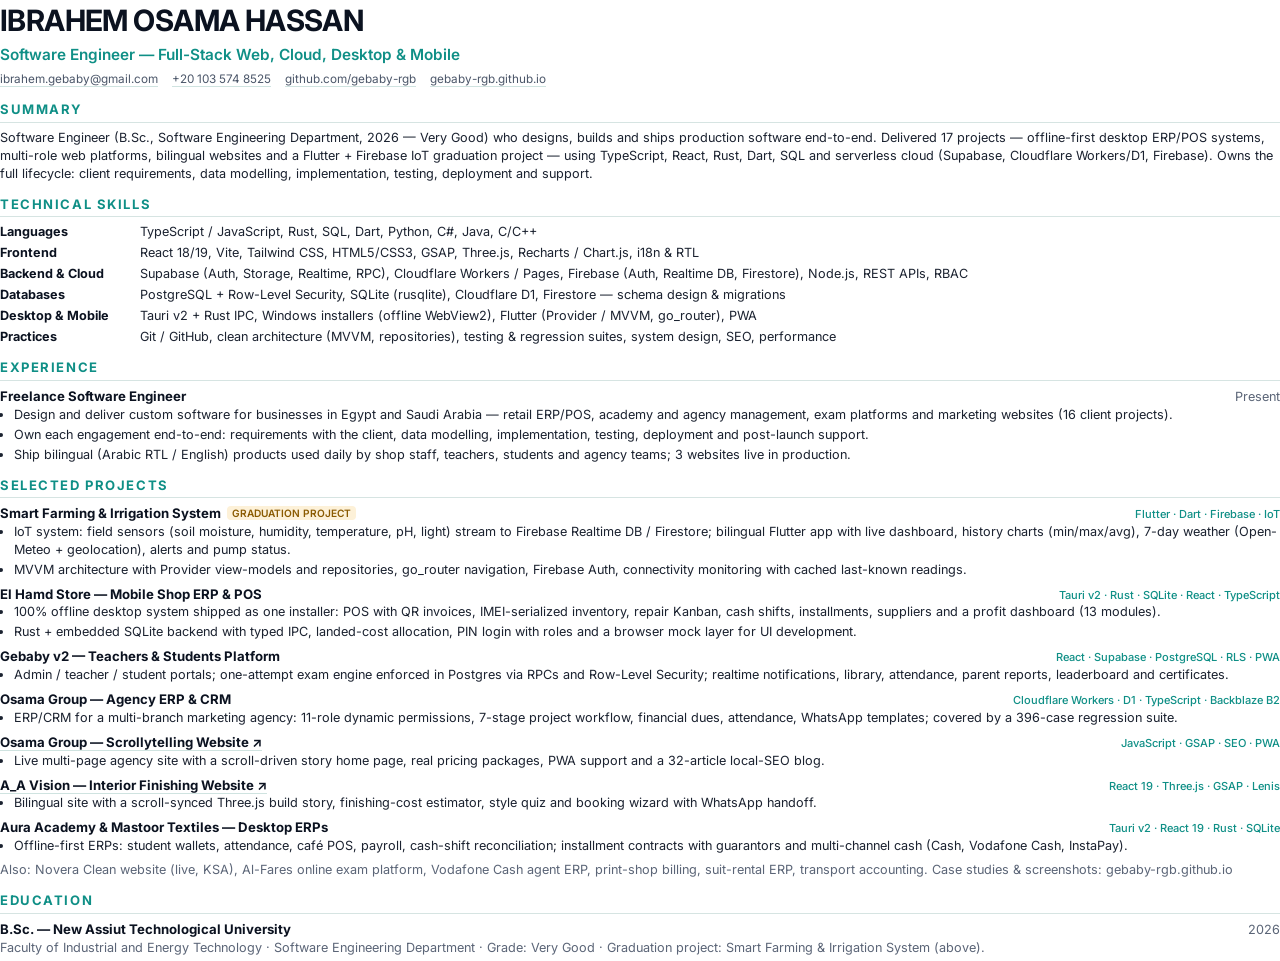
<file: assets/cv/cv-source.html>
<!DOCTYPE html>
<html lang="en"><head><meta charset="utf-8"><title>Ibrahem Osama Hassan — Software Engineer CV</title>
<!-- Source for Ibrahem_Osama_Hassan_CV.pdf. Re-render with a browser "Print to PDF" (A4, background graphics on). -->
<style>
@import url('https://fonts.googleapis.com/css2?family=Inter:wght@400;500;600;700&display=swap');
@page { size: A4; margin: 13mm 15mm; }
* { margin:0; padding:0; box-sizing:border-box; }
body { font-family: 'Inter', Arial, sans-serif; color:#1b2230; font-size:9.5pt; line-height:1.42; }
a { color:inherit; text-decoration:none; }
h1 { font-size:22pt; letter-spacing:-0.02em; color:#0b1220; }
.role { font-size:11.5pt; font-weight:600; color:#0f8f86; margin-top:2px; }
.contact { margin-top:6px; color:#4a5568; font-size:8.8pt; }
.contact a { margin-right:11px; border-bottom:1px solid #cfe3e0; }
h2 { font-size:9.8pt; text-transform:uppercase; letter-spacing:0.12em; color:#0f8f86; border-bottom:1.2px solid #d6e4e2; padding-bottom:3px; margin:12px 0 6px; }
p { margin-bottom:4px; }
ul { padding-left:14px; } li { margin-bottom:2px; }
.proj { margin-bottom:6px; page-break-inside: avoid; }
.ph { display:flex; justify-content:space-between; gap:10px; align-items:baseline; }
.ph b { font-size:9.9pt; color:#0b1220; }
.ph b a { border-bottom:1px solid #cfe3e0; }
.stack { color:#0f8f86; font-size:8.3pt; font-weight:500; text-align:right; white-space:nowrap; }
.skills { display:grid; grid-template-columns: 140px 1fr; row-gap:3px; }
.skills b { color:#0b1220; }
.muted { color:#5b6577; }
.tag { display:inline-block; font-size:7.6pt; font-weight:600; color:#8a5a00; background:#fdf1d8; border-radius:4px; padding:0 5px; margin-left:6px; vertical-align:1px; }
</style></head><body>
<h1>IBRAHEM OSAMA HASSAN</h1>
<div class="role">Software Engineer — Full-Stack Web, Cloud, Desktop & Mobile</div>
<div class="contact">
  <a href="mailto:ibrahem.gebaby@gmail.com">ibrahem.gebaby@gmail.com</a>
  <a href="https://wa.me/201035748525">+20 103 574 8525</a>
  <a href="https://github.com/gebaby-rgb">github.com/gebaby-rgb</a>
  <a href="https://gebaby-rgb.github.io">gebaby-rgb.github.io</a>
</div>

<h2>Summary</h2>
<p>Software Engineer (B.Sc., Software Engineering Department, 2026 — Very Good) who designs, builds and ships production software end-to-end. Delivered 17 projects — offline-first desktop ERP/POS systems, multi-role web platforms, bilingual websites and a Flutter + Firebase IoT graduation project — using TypeScript, React, Rust, Dart, SQL and serverless cloud (Supabase, Cloudflare Workers/D1, Firebase). Owns the full lifecycle: client requirements, data modelling, implementation, testing, deployment and support.</p>

<h2>Technical Skills</h2>
<div class="skills">
<b>Languages</b><span>TypeScript / JavaScript, Rust, SQL, Dart, Python, C#, Java, C/C++</span>
<b>Frontend</b><span>React 18/19, Vite, Tailwind CSS, HTML5/CSS3, GSAP, Three.js, Recharts / Chart.js, i18n & RTL</span>
<b>Backend & Cloud</b><span>Supabase (Auth, Storage, Realtime, RPC), Cloudflare Workers / Pages, Firebase (Auth, Realtime DB, Firestore), Node.js, REST APIs, RBAC</span>
<b>Databases</b><span>PostgreSQL + Row-Level Security, SQLite (rusqlite), Cloudflare D1, Firestore — schema design & migrations</span>
<b>Desktop & Mobile</b><span>Tauri v2 + Rust IPC, Windows installers (offline WebView2), Flutter (Provider / MVVM, go_router), PWA</span>
<b>Practices</b><span>Git / GitHub, clean architecture (MVVM, repositories), testing & regression suites, system design, SEO, performance</span>
</div>

<h2>Experience</h2>
<div class="ph"><b>Freelance Software Engineer</b><span class="muted">Present</span></div>
<ul>
<li>Design and deliver custom software for businesses in Egypt and Saudi Arabia — retail ERP/POS, academy and agency management, exam platforms and marketing websites (16 client projects).</li>
<li>Own each engagement end-to-end: requirements with the client, data modelling, implementation, testing, deployment and post-launch support.</li>
<li>Ship bilingual (Arabic RTL / English) products used daily by shop staff, teachers, students and agency teams; 3 websites live in production.</li>
</ul>

<h2>Selected Projects</h2>
<div class="proj"><div class="ph"><b>Smart Farming & Irrigation System<span class="tag">GRADUATION PROJECT</span></b><span class="stack">Flutter · Dart · Firebase · IoT</span></div>
<ul><li>IoT system: field sensors (soil moisture, humidity, temperature, pH, light) stream to Firebase Realtime DB / Firestore; bilingual Flutter app with live dashboard, history charts (min/max/avg), 7-day weather (Open-Meteo + geolocation), alerts and pump status.</li>
<li>MVVM architecture with Provider view-models and repositories, go_router navigation, Firebase Auth, connectivity monitoring with cached last-known readings.</li></ul></div>

<div class="proj"><div class="ph"><b>El Hamd Store — Mobile Shop ERP & POS</b><span class="stack">Tauri v2 · Rust · SQLite · React · TypeScript</span></div>
<ul><li>100% offline desktop system shipped as one installer: POS with QR invoices, IMEI-serialized inventory, repair Kanban, cash shifts, installments, suppliers and a profit dashboard (13 modules).</li>
<li>Rust + embedded SQLite backend with typed IPC, landed-cost allocation, PIN login with roles and a browser mock layer for UI development.</li></ul></div>

<div class="proj"><div class="ph"><b>Gebaby v2 — Teachers & Students Platform</b><span class="stack">React · Supabase · PostgreSQL · RLS · PWA</span></div>
<ul><li>Admin / teacher / student portals; one-attempt exam engine enforced in Postgres via RPCs and Row-Level Security; realtime notifications, library, attendance, parent reports, leaderboard and certificates.</li></ul></div>

<div class="proj"><div class="ph"><b>Osama Group — Agency ERP & CRM</b><span class="stack">Cloudflare Workers · D1 · TypeScript · Backblaze B2</span></div>
<ul><li>ERP/CRM for a multi-branch marketing agency: 11-role dynamic permissions, 7-stage project workflow, financial dues, attendance, WhatsApp templates; covered by a 396-case regression suite.</li></ul></div>

<div class="proj"><div class="ph"><b><a href="https://munfalut.com/">Osama Group — Scrollytelling Website ↗</a></b><span class="stack">JavaScript · GSAP · SEO · PWA</span></div>
<ul><li>Live multi-page agency site with a scroll-driven story home page, real pricing packages, PWA support and a 32-article local-SEO blog.</li></ul></div>

<div class="proj"><div class="ph"><b><a href="https://gebaby-rgb.github.io/aa-vision/">A_A Vision — Interior Finishing Website ↗</a></b><span class="stack">React 19 · Three.js · GSAP · Lenis</span></div>
<ul><li>Bilingual site with a scroll-synced Three.js build story, finishing-cost estimator, style quiz and booking wizard with WhatsApp handoff.</li></ul></div>

<div class="proj"><div class="ph"><b>Aura Academy & Mastoor Textiles — Desktop ERPs</b><span class="stack">Tauri v2 · React 19 · Rust · SQLite</span></div>
<ul><li>Offline-first ERPs: student wallets, attendance, café POS, payroll, cash-shift reconciliation; installment contracts with guarantors and multi-channel cash (Cash, Vodafone Cash, InstaPay).</li></ul></div>

<p class="muted">Also: <a href="https://noveraclean.com/">Novera Clean website (live, KSA)</a>, Al-Fares online exam platform, Vodafone Cash agent ERP, print-shop billing, suit-rental ERP, transport accounting. Case studies & screenshots: <a href="https://gebaby-rgb.github.io/#projects">gebaby-rgb.github.io</a></p>

<h2>Education</h2>
<div class="ph"><b>B.Sc. — New Assiut Technological University</b><span class="muted">2026</span></div>
<p class="muted">Faculty of Industrial and Energy Technology · Software Engineering Department · Grade: Very Good · Graduation project: Smart Farming & Irrigation System (above).</p>
</body></html>
</file>
<file: css/style.css>
/*
================================================================
  PORTFOLIO DESIGN SYSTEM — Ibrahem Osama Hassan, Software Engineer
  Dark engineering aesthetic · teal + amber accents · LTR / RTL
================================================================
*/

@import url('https://fonts.googleapis.com/css2?family=Cairo:wght@400;500;600;700;800&family=Inter:wght@300;400;500;600;700&family=JetBrains+Mono:wght@400;500;600&family=Space+Grotesk:wght@400;500;600;700&display=swap');

:root {
  --bg-dark: #07090D;
  --bg-deep: #0B0F16;
  --bg-elev: #10151F;
  --bg-card: rgba(255, 255, 255, 0.025);
  --bg-card-hover: rgba(255, 255, 255, 0.045);
  --bg-nav: rgba(7, 9, 13, 0.72);
  --text-primary: #ECEEF2;
  --text-secondary: #9AA3B2;
  --text-muted: #667085;
  --accent: #4FD1C5;
  --accent-strong: #2DD4BF;
  --accent-secondary: #F2B84B;
  --accent-glow: rgba(79, 209, 197, 0.14);
  --amber-glow: rgba(242, 184, 75, 0.12);
  --border: rgba(255, 255, 255, 0.08);
  --border-strong: rgba(255, 255, 255, 0.14);
  --border-hover: rgba(79, 209, 197, 0.38);

  --font-headings: 'Space Grotesk', 'Cairo', sans-serif;
  --font-body: 'Inter', 'Cairo', sans-serif;
  --font-mono: 'JetBrains Mono', ui-monospace, monospace;

  --radius-sm: 8px;
  --radius: 14px;
  --radius-lg: 22px;
  --ease: cubic-bezier(0.22, 1, 0.36, 1);
  --transition-fast: 0.2s var(--ease);
  --transition-smooth: 0.5s var(--ease);
  --shadow-card: 0 1px 0 rgba(255,255,255,0.04) inset, 0 20px 40px -24px rgba(0,0,0,0.6);
}

[dir="rtl"] {
  --font-headings: 'Cairo', sans-serif;
  --font-body: 'Cairo', sans-serif;
}

*, *::before, *::after { margin: 0; padding: 0; box-sizing: border-box; }

html { scroll-behavior: smooth; scroll-padding-top: 84px; }

body {
  font-family: var(--font-body);
  background-color: var(--bg-dark);
  color: var(--text-primary);
  line-height: 1.65;
  overflow-x: hidden;
  -webkit-font-smoothing: antialiased;
  text-rendering: optimizeLegibility;
}

/* film-grain texture */
body::before {
  content: "";
  position: fixed; inset: 0;
  pointer-events: none;
  z-index: 0;
  opacity: 0.035;
  background-image: url("data:image/svg+xml,%3Csvg xmlns='http://www.w3.org/2000/svg' width='160' height='160'%3E%3Cfilter id='n'%3E%3CfeTurbulence type='fractalNoise' baseFrequency='0.85' numOctaves='3' stitchTiles='stitch'/%3E%3C/filter%3E%3Crect width='100%25' height='100%25' filter='url(%23n)'/%3E%3C/svg%3E");
}

body > * { position: relative; z-index: 1; }

::selection { background: rgba(79, 209, 197, 0.3); color: #fff; }

a { color: inherit; text-decoration: none; transition: color var(--transition-fast); }
img { max-width: 100%; display: block; }
button { font-family: inherit; }

h1, h2, h3, h4 {
  font-family: var(--font-headings);
  font-weight: 700;
  line-height: 1.15;
  letter-spacing: -0.02em;
}
[dir="rtl"] h1, [dir="rtl"] h2, [dir="rtl"] h3, [dir="rtl"] h4 { letter-spacing: 0; line-height: 1.35; }

.container { width: 100%; max-width: 1200px; margin: 0 auto; padding: 0 1.5rem; }

::-webkit-scrollbar { width: 10px; }
::-webkit-scrollbar-track { background: var(--bg-dark); }
::-webkit-scrollbar-thumb { background: #1D2533; border-radius: 10px; border: 2px solid var(--bg-dark); }
::-webkit-scrollbar-thumb:hover { background: #2A3446; }

/* ---------- Scroll progress ---------- */
.scroll-progress {
  position: fixed; top: 0; left: 0; height: 2px; width: 100%;
  transform-origin: 0 50%; transform: scaleX(0);
  background: linear-gradient(90deg, var(--accent), var(--accent-secondary));
  z-index: 1100;
}
[dir="rtl"] .scroll-progress { transform-origin: 100% 50%; }

/* ---------- Buttons ---------- */
.btn {
  display: inline-flex; align-items: center; justify-content: center; gap: 0.55rem;
  padding: 0.8rem 1.4rem;
  border-radius: 999px;
  font-weight: 600; font-size: 0.92rem;
  cursor: pointer; border: 1px solid transparent;
  transition: transform var(--transition-fast), background var(--transition-fast), border-color var(--transition-fast), box-shadow var(--transition-fast), color var(--transition-fast);
  white-space: nowrap;
}
.btn:active { transform: scale(0.98); }
.btn-primary {
  background: var(--accent);
  color: #04110F;
  box-shadow: 0 8px 28px -10px rgba(79, 209, 197, 0.55);
}
.btn-primary:hover { background: #6EE0D5; transform: translateY(-2px); box-shadow: 0 14px 34px -12px rgba(79, 209, 197, 0.7); }
.btn-outline {
  background: rgba(255, 255, 255, 0.03);
  border-color: var(--border-strong);
  color: var(--text-primary);
}
.btn-outline:hover { border-color: var(--accent); color: var(--accent); transform: translateY(-2px); }
.btn-icon { padding: 0.8rem; width: 46px; height: 46px; }
.btn-sm { padding: 0.5rem 1rem; font-size: 0.82rem; }

/* ---------- Header ---------- */
header {
  position: fixed; top: 0; left: 0; width: 100%;
  z-index: 1000;
  padding: 1.1rem 0;
  transition: padding var(--transition-smooth), background var(--transition-smooth), border-color var(--transition-smooth);
  border-bottom: 1px solid transparent;
}
header.scrolled {
  padding: 0.7rem 0;
  background: var(--bg-nav);
  backdrop-filter: blur(16px) saturate(140%);
  -webkit-backdrop-filter: blur(16px) saturate(140%);
  border-bottom-color: var(--border);
}
.navbar { display: flex; justify-content: space-between; align-items: center; gap: 1rem; }

.logo {
  font-family: 'Space Grotesk', sans-serif;
  font-size: 1.25rem; font-weight: 700;
  display: inline-flex; align-items: center; gap: 0.55rem;
  letter-spacing: -0.02em;
}
.logo-mark {
  width: 34px; height: 34px; border-radius: 10px;
  display: grid; place-items: center;
  background: linear-gradient(135deg, rgba(79,209,197,0.18), rgba(242,184,75,0.12));
  border: 1px solid var(--border-strong);
  font-family: var(--font-mono); font-size: 0.8rem; color: var(--accent);
}
.logo i { color: var(--accent); }
.logo span { color: var(--accent); }

.nav-links { display: flex; gap: 0.25rem; align-items: center; }
.nav-links a {
  font-size: 0.9rem; font-weight: 500;
  color: var(--text-secondary);
  padding: 0.45rem 0.85rem;
  border-radius: 999px;
  transition: color var(--transition-fast), background var(--transition-fast);
}
.nav-links a:hover { color: var(--text-primary); background: rgba(255,255,255,0.04); }
.nav-links a.active { color: var(--text-primary); background: rgba(79, 209, 197, 0.1); box-shadow: inset 0 0 0 1px rgba(79,209,197,0.22); }

.nav-actions { display: flex; align-items: center; gap: 0.6rem; }

.lang-switcher {
  background: rgba(255,255,255,0.03);
  border: 1px solid var(--border);
  color: var(--text-primary);
  padding: 0.45rem 0.9rem;
  border-radius: 999px;
  cursor: pointer;
  display: inline-flex; align-items: center; gap: 0.45rem;
  font-size: 0.85rem; font-weight: 500;
  transition: border-color var(--transition-fast), color var(--transition-fast);
}
.lang-switcher:hover { border-color: var(--accent); color: var(--accent); }
.lang-switcher span { font-family: 'Cairo', 'Inter', sans-serif; }

.mobile-toggle {
  display: none; flex-direction: column; gap: 5px;
  background: none; border: none; cursor: pointer; padding: 0.5rem;
}
.mobile-toggle span { width: 22px; height: 2px; background: var(--text-primary); border-radius: 2px; transition: var(--transition-fast); }
.mobile-toggle.open span:nth-child(1) { transform: translateY(7px) rotate(45deg); }
.mobile-toggle.open span:nth-child(2) { opacity: 0; }
.mobile-toggle.open span:nth-child(3) { transform: translateY(-7px) rotate(-45deg); }

/* ---------- Sections ---------- */
.section { padding: 7rem 0; position: relative; }
.section-alt { background: var(--bg-deep); border-top: 1px solid var(--border); border-bottom: 1px solid var(--border); }

.section-header { margin-bottom: 3.5rem; max-width: 720px; }
.section-header.center { margin-left: auto; margin-right: auto; text-align: center; }
.eyebrow {
  display: inline-flex; align-items: center; gap: 0.6rem;
  font-family: var(--font-mono);
  font-size: 0.78rem; font-weight: 500;
  letter-spacing: 0.14em; text-transform: uppercase;
  color: var(--accent);
  margin-bottom: 1rem;
}
[dir="rtl"] .eyebrow { letter-spacing: 0.02em; font-family: 'Cairo', sans-serif; font-size: 0.9rem; }
.eyebrow::before { content: ""; width: 22px; height: 1px; background: currentColor; opacity: 0.6; }
.section-title { font-size: clamp(2rem, 4vw, 3rem); margin-bottom: 1rem; }
.section-title em { font-style: normal; color: var(--accent); }
.section-subtitle { color: var(--text-secondary); font-size: 1.05rem; max-width: 620px; }
.section-header.center .section-subtitle { margin: 0 auto; }

.glass-card {
  background: var(--bg-card);
  border: 1px solid var(--border);
  border-radius: var(--radius-lg);
  box-shadow: var(--shadow-card);
  transition: border-color var(--transition-smooth), background var(--transition-smooth), transform var(--transition-smooth);
}

/* spotlight that follows the cursor (set --mx / --my from JS) */
.spotlight { position: relative; overflow: hidden; }
.spotlight::after {
  content: ""; position: absolute; inset: 0; pointer-events: none;
  background: radial-gradient(420px circle at var(--mx, 50%) var(--my, 50%), rgba(79,209,197,0.09), transparent 45%);
  opacity: 0; transition: opacity var(--transition-smooth);
}
.spotlight:hover::after { opacity: 1; }

/* ---------- Hero ---------- */
.hero {
  min-height: 100vh;
  display: flex; align-items: center;
  padding: 8rem 0 5rem;
  overflow: hidden;
}
.hero-bg { position: absolute; inset: 0; z-index: -1; overflow: hidden; }
.hero-grid {
  position: absolute; inset: -2px;
  background-image:
    linear-gradient(rgba(255,255,255,0.035) 1px, transparent 1px),
    linear-gradient(90deg, rgba(255,255,255,0.035) 1px, transparent 1px);
  background-size: 64px 64px;
  mask-image: radial-gradient(ellipse 70% 60% at 50% 40%, #000 30%, transparent 75%);
  -webkit-mask-image: radial-gradient(ellipse 70% 60% at 50% 40%, #000 30%, transparent 75%);
}
.hero-glow {
  position: absolute; border-radius: 50%; filter: blur(90px); opacity: 0.55;
  animation: drift 18s ease-in-out infinite alternate;
}
.hero-glow.g1 { width: 520px; height: 520px; background: rgba(79,209,197,0.22); top: -120px; left: -80px; }
.hero-glow.g2 { width: 420px; height: 420px; background: rgba(242,184,75,0.13); bottom: -140px; right: -60px; animation-delay: -6s; }
@keyframes drift { to { transform: translate3d(60px, 40px, 0) scale(1.08); } }

.hero-wrapper {
  display: grid; grid-template-columns: 1.25fr 0.9fr;
  gap: 4rem; align-items: center;
}

.status-pill {
  display: inline-flex; align-items: center; gap: 0.6rem;
  padding: 0.4rem 0.95rem 0.4rem 0.7rem;
  border-radius: 999px;
  background: rgba(255,255,255,0.03);
  border: 1px solid var(--border);
  font-size: 0.82rem; color: var(--text-secondary);
  margin-bottom: 1.6rem;
}
.status-dot { width: 8px; height: 8px; border-radius: 50%; background: #34D399; position: relative; }
.status-dot::after {
  content: ""; position: absolute; inset: -4px; border-radius: 50%;
  border: 2px solid #34D399; opacity: 0; animation: ping 2s var(--ease) infinite;
}
@keyframes ping { 0% { transform: scale(0.6); opacity: 0.8; } 100% { transform: scale(1.8); opacity: 0; } }

.hero-title {
  font-size: clamp(2.8rem, 7vw, 5.4rem);
  line-height: 1.0;
  letter-spacing: -0.045em;
  margin-bottom: 1.2rem;
}
[dir="rtl"] .hero-title { line-height: 1.25; letter-spacing: 0; }
.hero-title .line { display: block; }
.hero-title .muted { color: var(--text-muted); font-weight: 500; }
.hero-name {
  background: linear-gradient(120deg, #F5F7FA 20%, var(--accent) 60%, var(--accent-secondary) 100%);
  -webkit-background-clip: text; background-clip: text; color: transparent;
}

.hero-role {
  font-family: var(--font-mono);
  font-size: clamp(1rem, 2vw, 1.2rem);
  color: var(--text-secondary);
  margin-bottom: 1.5rem;
  min-height: 1.8em;
}
[dir="rtl"] .hero-role { font-family: 'Cairo', sans-serif; }
.hero-role .prompt { color: var(--accent); margin-inline-end: 0.5rem; }
.typed { color: var(--text-primary); }
.caret {
  display: inline-block; width: 0.55em; height: 1.1em;
  background: var(--accent); vertical-align: -0.18em;
  margin-inline-start: 2px; animation: blink 1s steps(1) infinite;
}
@keyframes blink { 50% { opacity: 0; } }

.hero-description { font-size: 1.08rem; color: var(--text-secondary); max-width: 580px; margin-bottom: 2.2rem; }
.hero-description strong { color: var(--text-primary); font-weight: 600; }

.hero-actions { display: flex; flex-wrap: wrap; gap: 0.8rem; align-items: center; }
.cv-btn-group { display: inline-flex; gap: 0.4rem; }

.hero-socials { display: flex; gap: 0.6rem; margin-top: 2.2rem; align-items: center; color: var(--text-muted); font-size: 0.85rem; }
.hero-socials .line-sep { width: 40px; height: 1px; background: var(--border-strong); }

/* hero visual */
.hero-visual { position: relative; justify-self: center; width: min(400px, 100%); }
.profile-frame {
  position: relative;
  aspect-ratio: 4 / 5;
  border-radius: 28px;
  padding: 6px;
  background: linear-gradient(160deg, rgba(79,209,197,0.55), rgba(255,255,255,0.06) 40%, rgba(242,184,75,0.45));
  box-shadow: 0 40px 80px -30px rgba(0,0,0,0.8), 0 0 0 1px rgba(255,255,255,0.04);
}
.profile-img { width: 100%; height: 100%; object-fit: cover; border-radius: 23px; filter: saturate(0.95) contrast(1.03); }
.orbit {
  position: absolute; inset: -38px; border-radius: 50%;
  border: 1px dashed rgba(79,209,197,0.22);
  animation: spin 40s linear infinite;
  pointer-events: none;
}
.orbit::before {
  content: ""; position: absolute; top: 12%; left: 6%;
  width: 10px; height: 10px; border-radius: 50%;
  background: var(--accent); box-shadow: 0 0 18px var(--accent);
}
@keyframes spin { to { transform: rotate(360deg); } }

.float-card {
  position: absolute;
  background: rgba(13, 18, 27, 0.86);
  backdrop-filter: blur(12px); -webkit-backdrop-filter: blur(12px);
  border: 1px solid var(--border-strong);
  border-radius: 14px;
  padding: 0.75rem 0.95rem;
  box-shadow: 0 24px 40px -20px rgba(0,0,0,0.8);
  animation: bob 6s ease-in-out infinite;
  direction: ltr;
}
@keyframes bob { 50% { transform: translateY(-10px); } }
.code-card { left: -64px; bottom: 54px; font-family: var(--font-mono); font-size: 0.74rem; line-height: 1.7; min-width: 230px; }
.code-card .dots { display: flex; gap: 5px; margin-bottom: 0.5rem; }
.code-card .dots i { width: 8px; height: 8px; border-radius: 50%; background: #3A4352; }
.code-card .dots i:first-child { background: #F87171; } .code-card .dots i:nth-child(2) { background: #FBBF24; } .code-card .dots i:nth-child(3) { background: #34D399; }
.tok-k { color: #C792EA; } .tok-f { color: var(--accent); } .tok-s { color: var(--accent-secondary); } .tok-c { color: var(--text-muted); }
.badge-card { right: -40px; top: 40px; display: flex; align-items: center; gap: 0.7rem; animation-delay: -3s; }
.badge-card .ic { width: 36px; height: 36px; border-radius: 10px; display: grid; place-items: center; background: rgba(242,184,75,0.14); color: var(--accent-secondary); }
.badge-card strong { display: block; font-size: 0.95rem; font-family: 'Space Grotesk', sans-serif; }
.badge-card small { color: var(--text-muted); font-size: 0.72rem; }

/* scroll cue */
.scroll-cue {
  position: absolute; bottom: 1.8rem; left: 50%; transform: translateX(-50%);
  width: 24px; height: 38px; border: 1.5px solid var(--border-strong); border-radius: 14px;
}
.scroll-cue::after {
  content: ""; position: absolute; top: 7px; left: 50%; width: 3px; height: 7px; margin-left: -1.5px;
  background: var(--accent); border-radius: 2px; animation: wheel 1.8s var(--ease) infinite;
}
@keyframes wheel { 0% { opacity: 1; transform: translateY(0); } 100% { opacity: 0; transform: translateY(12px); } }

/* ---------- Marquee ---------- */
.marquee {
  border-top: 1px solid var(--border); border-bottom: 1px solid var(--border);
  background: var(--bg-deep);
  overflow: hidden; padding: 1.1rem 0;
  mask-image: linear-gradient(90deg, transparent, #000 10%, #000 90%, transparent);
  -webkit-mask-image: linear-gradient(90deg, transparent, #000 10%, #000 90%, transparent);
  direction: ltr;
}
.marquee-track { display: flex; gap: 3rem; width: max-content; animation: marquee 38s linear infinite; }
.marquee:hover .marquee-track { animation-play-state: paused; }
.marquee-item { display: inline-flex; align-items: center; gap: 0.6rem; color: var(--text-secondary); font-family: var(--font-mono); font-size: 0.92rem; white-space: nowrap; }
.marquee-item i { color: var(--accent); font-size: 1.1rem; }
@keyframes marquee { to { transform: translateX(-50%); } }

/* ---------- Stats ---------- */
.stats-grid { display: grid; grid-template-columns: repeat(4, 1fr); gap: 1px; background: var(--border); border: 1px solid var(--border); border-radius: var(--radius-lg); overflow: hidden; }
.stat-item { background: var(--bg-dark); padding: 2rem 1.6rem; }
.stat-number { font-family: 'Space Grotesk', sans-serif; font-size: clamp(2.2rem, 4vw, 3rem); font-weight: 700; letter-spacing: -0.03em; display: block; line-height: 1; margin-bottom: 0.6rem; }
.stat-number .plus { color: var(--accent); }
.stat-label { color: var(--text-secondary); font-size: 0.9rem; }

/* ---------- About ---------- */
.about-grid { display: grid; grid-template-columns: 1.2fr 1fr; gap: 3.5rem; align-items: start; }
.about-details p { color: var(--text-secondary); font-size: 1.05rem; margin-bottom: 1.2rem; }
.about-details p strong { color: var(--text-primary); font-weight: 600; }
.about-lead { font-size: 1.35rem !important; color: var(--text-primary) !important; font-family: var(--font-headings); line-height: 1.5; font-weight: 500; }
.about-principles { display: grid; grid-template-columns: 1fr 1fr; gap: 0.8rem; margin-top: 1.8rem; }
.principle { display: flex; gap: 0.7rem; align-items: flex-start; padding: 0.9rem 1rem; border-radius: var(--radius); border: 1px solid var(--border); background: var(--bg-card); font-size: 0.92rem; color: var(--text-secondary); }
.principle i { color: var(--accent); margin-top: 0.25rem; }
.principle b { display: block; color: var(--text-primary); font-weight: 600; margin-bottom: 0.1rem; }

.about-info-cards { display: flex; flex-direction: column; gap: 1rem; }
.info-card { padding: 1.6rem; }
.info-card-header { display: flex; align-items: center; gap: 0.6rem; font-family: var(--font-mono); font-size: 0.75rem; letter-spacing: 0.12em; text-transform: uppercase; color: var(--accent); margin-bottom: 0.9rem; }
[dir="rtl"] .info-card-header { font-family: 'Cairo', sans-serif; letter-spacing: 0; font-size: 0.88rem; }
.info-card-title { font-size: 1.2rem; margin-bottom: 0.3rem; }
.info-card-meta { color: var(--text-muted); font-size: 0.9rem; margin-bottom: 0.7rem; }
.info-card-body { color: var(--text-secondary); font-size: 0.95rem; }
.info-card-body strong { color: var(--accent-secondary); }

/* timeline */
.timeline { position: relative; padding-inline-start: 1.6rem; }
.timeline::before { content: ""; position: absolute; inset-inline-start: 5px; top: 6px; bottom: 6px; width: 1px; background: linear-gradient(var(--accent), var(--border) 80%); }
.tl-item { position: relative; padding-bottom: 1.3rem; }
.tl-item:last-child { padding-bottom: 0; }
.tl-item::before { content: ""; position: absolute; inset-inline-start: calc(-1.6rem + 1px); top: 6px; width: 9px; height: 9px; border-radius: 50%; background: var(--bg-dark); border: 2px solid var(--accent); }
.tl-date { font-family: var(--font-mono); font-size: 0.75rem; color: var(--accent-secondary); }
.tl-title { font-family: var(--font-headings); font-weight: 600; font-size: 1.02rem; }
.tl-desc { color: var(--text-secondary); font-size: 0.9rem; }

/* ---------- Services ---------- */
.services-grid { display: grid; grid-template-columns: repeat(4, 1fr); gap: 1rem; }
.service-card { padding: 1.8rem 1.5rem; }
.service-card:hover { border-color: var(--border-hover); transform: translateY(-4px); background: var(--bg-card-hover); }
.service-icon { width: 46px; height: 46px; border-radius: 12px; display: grid; place-items: center; font-size: 1.15rem; color: var(--accent); background: var(--accent-glow); border: 1px solid rgba(79,209,197,0.2); margin-bottom: 1.2rem; }
.service-card:nth-child(even) .service-icon { color: var(--accent-secondary); background: var(--amber-glow); border-color: rgba(242,184,75,0.22); }
.service-card h3 { font-size: 1.12rem; margin-bottom: 0.6rem; }
.service-card p { color: var(--text-secondary); font-size: 0.92rem; margin-bottom: 1rem; }
.service-card .mini-tags { display: flex; flex-wrap: wrap; gap: 0.35rem; }
.mini-tags span { font-family: var(--font-mono); font-size: 0.7rem; color: var(--text-muted); padding: 0.2rem 0.5rem; border: 1px solid var(--border); border-radius: 6px; direction: ltr; }

/* ---------- Skills ---------- */
.skills-grid { display: grid; grid-template-columns: repeat(3, 1fr); gap: 1rem; }
.skill-category { padding: 1.6rem; }
.skill-category:hover { border-color: var(--border-hover); }
.skill-category-title { display: flex; align-items: center; gap: 0.7rem; font-size: 1.05rem; margin-bottom: 1.2rem; }
.skill-category-title i { width: 34px; height: 34px; border-radius: 10px; display: grid; place-items: center; background: var(--accent-glow); color: var(--accent); font-size: 0.9rem; }
.chips { display: flex; flex-wrap: wrap; gap: 0.45rem; }
.chip {
  display: inline-flex; align-items: center; gap: 0.45rem;
  padding: 0.42rem 0.75rem; border-radius: 999px;
  font-size: 0.84rem; color: var(--text-primary);
  background: rgba(255,255,255,0.03); border: 1px solid var(--border);
  transition: border-color var(--transition-fast), color var(--transition-fast), transform var(--transition-fast);
  direction: ltr;
}
.chip i { color: var(--text-muted); transition: color var(--transition-fast); }
.chip:hover { border-color: var(--border-hover); transform: translateY(-2px); }
.chip:hover i { color: var(--accent); }
.chip.core { border-color: rgba(79,209,197,0.3); background: rgba(79,209,197,0.06); }
.chip.core i { color: var(--accent); }
.skills-note { margin-top: 1.4rem; display: flex; flex-wrap: wrap; align-items: center; gap: 0.6rem; color: var(--text-muted); font-size: 0.88rem; }
.skills-legend { display: inline-flex; align-items: center; gap: 0.4rem; }
.skills-legend::before { content: ""; width: 10px; height: 10px; border-radius: 50%; border: 1px solid rgba(79,209,197,0.5); background: rgba(79,209,197,0.15); }

/* ---------- Projects ---------- */
.projects-head { display: flex; justify-content: space-between; align-items: flex-end; gap: 2rem; flex-wrap: wrap; margin-bottom: 2.5rem; }
.projects-head .section-header { margin-bottom: 0; }
.filter-bar { display: inline-flex; gap: 0.25rem; padding: 0.3rem; border-radius: 999px; background: rgba(255,255,255,0.03); border: 1px solid var(--border); position: relative; }
.filter-btn {
  position: relative; z-index: 1;
  background: none; border: none; cursor: pointer;
  color: var(--text-secondary); font-weight: 500; font-size: 0.86rem;
  padding: 0.5rem 1rem; border-radius: 999px;
  transition: color var(--transition-fast);
}
.filter-btn .count { font-family: var(--font-mono); font-size: 0.72rem; opacity: 0.6; margin-inline-start: 0.3rem; }
.filter-btn.active { color: #04110F; }
.filter-indicator { position: absolute; top: 0.3rem; bottom: 0.3rem; border-radius: 999px; background: var(--accent); transition: left 0.45s var(--ease), width 0.45s var(--ease); z-index: 0; }

.projects-grid { display: grid; grid-template-columns: repeat(3, 1fr); gap: 1.2rem; }
.project-card { display: flex; flex-direction: column; overflow: hidden; border-radius: var(--radius-lg); }
.project-card.is-hidden { display: none; }
.project-card:hover { border-color: var(--border-hover); transform: translateY(-6px); }
.project-card.featured { grid-column: span 2; }
.project-card.featured .project-img-wrapper { aspect-ratio: 16 / 8.2; }

.project-img-wrapper { position: relative; aspect-ratio: 16 / 10; overflow: hidden; background: #0E131C; border-bottom: 1px solid var(--border); }
.project-img { width: 100%; height: 100%; object-fit: cover; object-position: top center; transition: transform 0.9s var(--ease), filter 0.6s var(--ease); }
.project-card:hover .project-img { transform: scale(1.05); }
.project-img-wrapper::after { content: ""; position: absolute; inset: 0; background: linear-gradient(180deg, transparent 55%, rgba(7,9,13,0.75)); pointer-events: none; }

.project-badges { position: absolute; top: 0.8rem; inset-inline-start: 0.8rem; inset-inline-end: 0.8rem; display: flex; justify-content: space-between; z-index: 2; gap: 0.5rem; }
.project-category-badge, .media-badge, .new-badge {
  display: inline-flex; align-items: center; gap: 0.35rem;
  padding: 0.28rem 0.65rem; border-radius: 999px;
  font-size: 0.72rem; font-weight: 600;
  background: rgba(7,9,13,0.72); backdrop-filter: blur(8px); -webkit-backdrop-filter: blur(8px);
  border: 1px solid var(--border-strong); color: var(--text-primary);
}
.badge-desktop i { color: var(--accent-secondary); }
.badge-web i { color: var(--accent); }
.badge-mobile i { color: #86EFAC; }
.grad-badge { background: linear-gradient(135deg, #F2B84B, #4FD1C5); }
.new-badge { background: var(--accent-secondary); color: #1A1204; border-color: transparent; }

.project-body { padding: 1.4rem 1.4rem 1.5rem; display: flex; flex-direction: column; flex: 1; }
.project-tags { display: flex; flex-wrap: wrap; gap: 0.35rem; margin-bottom: 0.9rem; direction: ltr; }
[dir="rtl"] .project-tags { justify-content: flex-end; }
.project-tag { font-family: var(--font-mono); font-size: 0.7rem; color: var(--accent); background: rgba(79,209,197,0.07); border: 1px solid rgba(79,209,197,0.16); padding: 0.18rem 0.5rem; border-radius: 6px; }
.project-card-title { font-size: 1.15rem; margin-bottom: 0.55rem; }
.project-card.featured .project-card-title { font-size: 1.4rem; }
.project-description { color: var(--text-secondary); font-size: 0.92rem; flex: 1; }
.project-link {
  margin-top: 1.2rem; display: inline-flex; align-items: center; gap: 0.5rem;
  font-weight: 600; font-size: 0.88rem; color: var(--text-primary);
}
.project-link i { transition: transform var(--transition-fast); color: var(--accent); }
[dir="rtl"] .project-link i { transform: scaleX(-1); }
.project-card:hover .project-link i { transform: translateX(4px); }
[dir="rtl"] .project-card:hover .project-link i { transform: scaleX(-1) translateX(4px); }
.project-card-link { position: absolute; inset: 0; z-index: 3; }
.project-card { position: relative; }

/* ---------- Video ---------- */
.video-showcase-card { max-width: 960px; margin: 0 auto; padding: 0.8rem; }
.video-player-wrapper { aspect-ratio: 16 / 9; background: #000; border-radius: 16px; overflow: hidden; }
.video-player-wrapper video { width: 100%; height: 100%; object-fit: contain; }
.video-card-footer { padding: 1.2rem 1rem 0.8rem; display: flex; gap: 1rem; align-items: flex-start; }
.video-card-footer i { color: var(--accent); font-size: 1.3rem; margin-top: 0.2rem; }
.video-card-footer strong { display: block; margin-bottom: 0.2rem; }
.video-card-footer p { color: var(--text-secondary); font-size: 0.92rem; }

/* ---------- Contact ---------- */
.contact-panel {
  position: relative; overflow: hidden;
  padding: clamp(2rem, 5vw, 4rem);
  display: grid; grid-template-columns: 1.1fr 1fr; gap: 3rem; align-items: center;
  background: radial-gradient(600px circle at 0% 0%, rgba(79,209,197,0.12), transparent 60%), radial-gradient(500px circle at 100% 100%, rgba(242,184,75,0.08), transparent 60%), var(--bg-elev);
}
.contact-heading { font-size: clamp(2rem, 4vw, 3rem); margin-bottom: 1rem; }
.contact-heading em { font-style: normal; color: var(--accent); }
.contact-text { color: var(--text-secondary); font-size: 1.05rem; margin-bottom: 1.8rem; }
.contact-details { display: flex; flex-direction: column; gap: 0.7rem; }
.contact-method {
  display: flex; align-items: center; gap: 1rem;
  padding: 1rem 1.1rem; border-radius: var(--radius);
  background: rgba(7,9,13,0.55); border: 1px solid var(--border);
  transition: border-color var(--transition-fast), transform var(--transition-fast);
  cursor: pointer;
}
.contact-method:hover { border-color: var(--border-hover); transform: translateX(4px); }
[dir="rtl"] .contact-method:hover { transform: translateX(-4px); }
.contact-method-icon { width: 42px; height: 42px; border-radius: 12px; display: grid; place-items: center; background: rgba(255,255,255,0.04); font-size: 1.1rem; color: var(--accent); flex-shrink: 0; }
.contact-label { font-size: 0.78rem; color: var(--text-muted); }
.contact-value { font-weight: 600; direction: ltr; text-align: start; }
[dir="rtl"] .contact-value { text-align: right; }
.contact-method .go { margin-inline-start: auto; color: var(--text-muted); }

.toast {
  position: fixed; bottom: 1.5rem; left: 50%; transform: translate(-50%, 20px);
  background: var(--bg-elev); border: 1px solid var(--border-hover); color: var(--text-primary);
  padding: 0.7rem 1.2rem; border-radius: 999px; font-size: 0.9rem;
  opacity: 0; pointer-events: none; transition: opacity var(--transition-fast), transform var(--transition-fast); z-index: 1200;
}
.toast.show { opacity: 1; transform: translate(-50%, 0); }

/* ---------- Footer ---------- */
footer { border-top: 1px solid var(--border); padding: 2.5rem 0; background: var(--bg-dark); }
footer .container { display: flex; justify-content: space-between; align-items: center; gap: 1rem; flex-wrap: wrap; }
.footer-socials { display: flex; gap: 0.5rem; }
.social-link { width: 40px; height: 40px; border-radius: 12px; display: grid; place-items: center; border: 1px solid var(--border); color: var(--text-secondary); transition: var(--transition-fast); }
.social-link:hover { color: var(--accent); border-color: var(--border-hover); transform: translateY(-3px); }
.footer-copy { color: var(--text-muted); font-size: 0.88rem; }

/* ---------- Reveal animations ---------- */
.reveal { opacity: 0; transform: translateY(28px); transition: opacity 0.9s var(--ease), transform 0.9s var(--ease); transition-delay: var(--d, 0s); }
.reveal.active { opacity: 1; transform: none; }
.no-js .reveal { opacity: 1; transform: none; }

@media (prefers-reduced-motion: reduce) {
  *, *::before, *::after { animation-duration: 0.001ms !important; animation-iteration-count: 1 !important; transition-duration: 0.001ms !important; scroll-behavior: auto !important; }
  .reveal { opacity: 1; transform: none; }
  .marquee-track { animation: none; }
}

/* ---------- Responsive ---------- */
@media (max-width: 1080px) {
  .services-grid { grid-template-columns: repeat(2, 1fr); }
  .projects-grid { grid-template-columns: repeat(2, 1fr); }
  .skills-grid { grid-template-columns: repeat(2, 1fr); }
  .code-card { left: -24px; }
  .badge-card { right: -16px; }
}

@media (max-width: 900px) {
  .nav-links {
    position: fixed; top: 64px; left: 1rem; right: 1rem;
    flex-direction: column; align-items: stretch; gap: 0.2rem;
    background: rgba(11,15,22,0.97); backdrop-filter: blur(16px);
    border: 1px solid var(--border); border-radius: var(--radius-lg);
    padding: 0.8rem;
    opacity: 0; transform: translateY(-10px); pointer-events: none;
    transition: opacity var(--transition-fast), transform var(--transition-fast);
  }
  .nav-links.open { opacity: 1; transform: none; pointer-events: auto; }
  .nav-links a { padding: 0.8rem 1rem; }
  .mobile-toggle { display: flex; }
  .nav-actions .btn-talk { display: none; }

  .hero { padding-top: 7rem; }
  .hero-wrapper { grid-template-columns: 1fr; gap: 3.5rem; }
  .hero-visual { order: -1; width: min(300px, 78%); }
  .about-grid, .contact-panel { grid-template-columns: 1fr; }
  .stats-grid { grid-template-columns: repeat(2, 1fr); }
  .project-card.featured { grid-column: span 2; }
  .scroll-cue { display: none; }
}

@media (max-width: 640px) {
  .container { padding: 0 1rem; }
  .section { padding: 5rem 0; }
  .services-grid, .projects-grid, .skills-grid, .about-principles { grid-template-columns: 1fr; }
  .project-card.featured { grid-column: auto; }
  .project-card.featured .project-img-wrapper { aspect-ratio: 16 / 10; }
  .filter-bar { width: 100%; overflow-x: auto; }
  .filter-btn { padding: 0.5rem 0.75rem; flex: 1; }
  .code-card { display: none; }
  .badge-card { right: -8px; top: 16px; }
  .stat-item { padding: 1.4rem 1.1rem; }
  .lang-switcher { padding: 0.45rem 0.7rem; }
  footer .container { flex-direction: column; text-align: center; }
  .hero-actions .btn { flex: 1 1 auto; }
}
</file>
